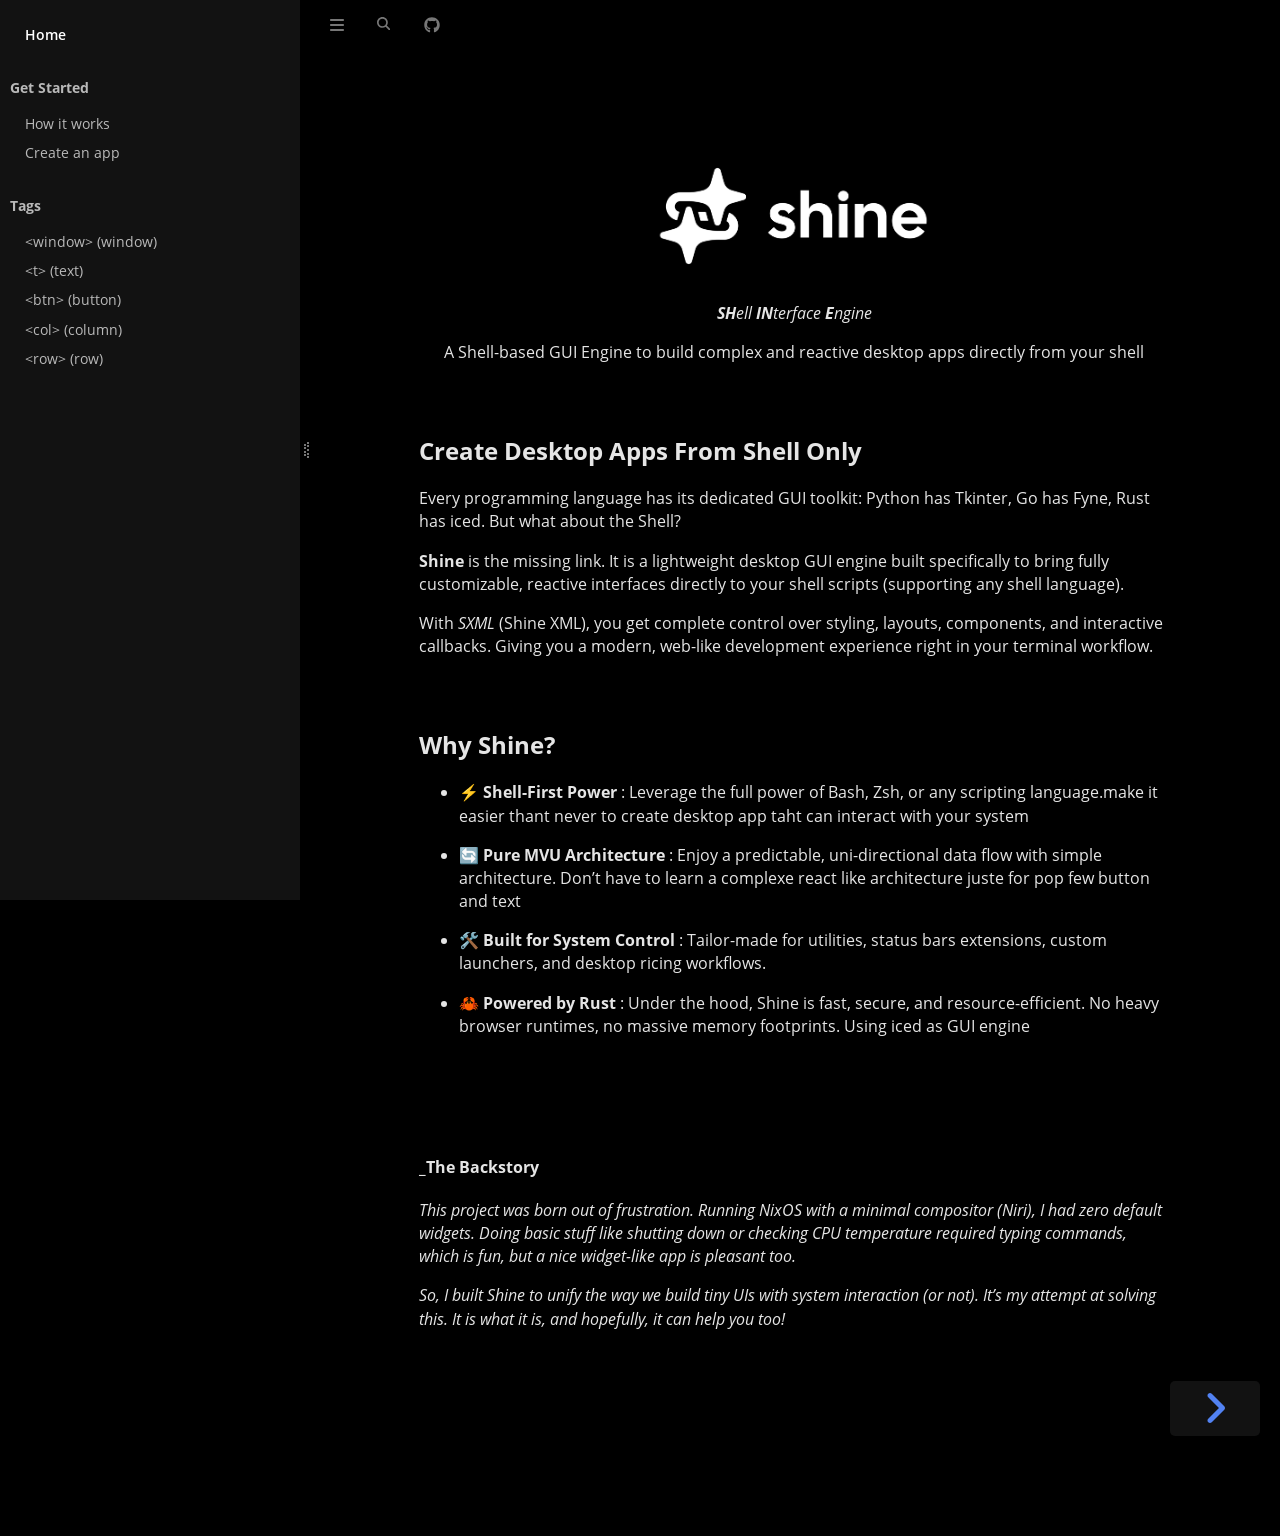
<file: index.html>
<!DOCTYPE HTML>
<html lang="en" class="coal sidebar-visible" dir="ltr">
    <head>
        <!-- Book generated using mdBook -->
        <meta charset="UTF-8">
        <title>Home - shine</title>


        <!-- Custom HTML head -->

        <meta name="description" content="">
        <meta name="viewport" content="width=device-width, initial-scale=1">
        <meta name="theme-color" content="#ffffff">

        <link rel="icon" href="favicon-de23e50b.svg">
        <link rel="shortcut icon" href="favicon-8114d1fc.png">
        <link rel="stylesheet" href="css/variables-8adf115d.css">
        <link rel="stylesheet" href="css/general-0392ca55.css">
        <link rel="stylesheet" href="css/chrome-fc474251.css">
        <link rel="stylesheet" href="css/print-9e4910d8.css" media="print">

        <!-- Fonts -->
        <link rel="stylesheet" href="fonts/fonts-9644e21d.css">

        <!-- Highlight.js Stylesheets -->
        <link rel="stylesheet" id="mdbook-highlight-css" href="highlight-493f70e1.css">
        <link rel="stylesheet" id="mdbook-tomorrow-night-css" href="tomorrow-night-4c0ae647.css">
        <link rel="stylesheet" id="mdbook-ayu-highlight-css" href="ayu-highlight-3fdfc3ac.css">

        <!-- Custom theme stylesheets -->
        <link rel="stylesheet" href="theme/custom-7f807031.css">


        <!-- Provide site root and default themes to javascript -->
        <script>
            const path_to_root = "";
            const default_light_theme = "coal";
            const default_dark_theme = "coal";
            window.path_to_searchindex_js = "searchindex-d00e0390.js";
        </script>
        <!-- Start loading toc.js asap -->
        <script src="toc-5e07fb38.js"></script>
    </head>
    <body>
    <div id="mdbook-help-container">
        <div id="mdbook-help-popup">
            <h2 class="mdbook-help-title">Keyboard shortcuts</h2>
            <div>
                <p>Press <kbd>←</kbd> or <kbd>→</kbd> to navigate between chapters</p>
                <p>Press <kbd>S</kbd> or <kbd>/</kbd> to search in the book</p>
                <p>Press <kbd>?</kbd> to show this help</p>
                <p>Press <kbd>Esc</kbd> to hide this help</p>
            </div>
        </div>
    </div>
    <div id="mdbook-body-container">
        <!-- Work around some values being stored in localStorage wrapped in quotes -->
        <script>
            try {
                let theme = localStorage.getItem('mdbook-theme');
                let sidebar = localStorage.getItem('mdbook-sidebar');

                if (theme.startsWith('"') && theme.endsWith('"')) {
                    localStorage.setItem('mdbook-theme', theme.slice(1, theme.length - 1));
                }

                if (sidebar.startsWith('"') && sidebar.endsWith('"')) {
                    localStorage.setItem('mdbook-sidebar', sidebar.slice(1, sidebar.length - 1));
                }
            } catch (e) { }
        </script>

        <!-- Set the theme before any content is loaded, prevents flash -->
        <script>
            const default_theme = window.matchMedia("(prefers-color-scheme: dark)").matches ? default_dark_theme : default_light_theme;
            let theme;
            try { theme = localStorage.getItem('mdbook-theme'); } catch(e) { }
            if (theme === null || theme === undefined) { theme = default_theme; }
            const html = document.documentElement;
            html.classList.remove('coal')
            html.classList.add(theme);
            html.classList.add("js");
        </script>

        <input type="checkbox" id="mdbook-sidebar-toggle-anchor" class="hidden">

        <!-- Hide / unhide sidebar before it is displayed -->
        <script>
            let sidebar = null;
            const sidebar_toggle = document.getElementById("mdbook-sidebar-toggle-anchor");
            if (document.body.clientWidth >= 1080) {
                try { sidebar = localStorage.getItem('mdbook-sidebar'); } catch(e) { }
                sidebar = sidebar || 'visible';
            } else {
                sidebar = 'hidden';
                sidebar_toggle.checked = false;
            }
            if (sidebar === 'visible') {
                sidebar_toggle.checked = true;
            } else {
                html.classList.remove('sidebar-visible');
            }
        </script>

        <nav id="mdbook-sidebar" class="sidebar" aria-label="Table of contents">
            <!-- populated by js -->
            <mdbook-sidebar-scrollbox class="sidebar-scrollbox"></mdbook-sidebar-scrollbox>
            <noscript>
                <iframe class="sidebar-iframe-outer" src="toc.html"></iframe>
            </noscript>
            <div id="mdbook-sidebar-resize-handle" class="sidebar-resize-handle">
                <div class="sidebar-resize-indicator"></div>
            </div>
        </nav>

        <div id="mdbook-page-wrapper" class="page-wrapper">

            <div class="page">
                <div id="mdbook-menu-bar-hover-placeholder"></div>
                <div id="mdbook-menu-bar" class="menu-bar sticky">
                    <div class="left-buttons">
                        <label id="mdbook-sidebar-toggle" class="icon-button" for="mdbook-sidebar-toggle-anchor" title="Toggle Table of Contents" aria-label="Toggle Table of Contents" aria-controls="mdbook-sidebar">
                            <span class=fa-svg><svg xmlns="http://www.w3.org/2000/svg" viewBox="0 0 448 512"><!--! Font Awesome Free 6.2.0 by @fontawesome - https://fontawesome.com License - https://fontawesome.com/license/free (Icons: CC BY 4.0, Fonts: SIL OFL 1.1, Code: MIT License) Copyright 2022 Fonticons, Inc. --><path d="M0 96C0 78.3 14.3 64 32 64H416c17.7 0 32 14.3 32 32s-14.3 32-32 32H32C14.3 128 0 113.7 0 96zM0 256c0-17.7 14.3-32 32-32H416c17.7 0 32 14.3 32 32s-14.3 32-32 32H32c-17.7 0-32-14.3-32-32zM448 416c0 17.7-14.3 32-32 32H32c-17.7 0-32-14.3-32-32s14.3-32 32-32H416c17.7 0 32 14.3 32 32z"/></svg></span>
                        </label>
                        <button id="mdbook-theme-toggle" class="icon-button" type="button" title="Change theme" aria-label="Change theme" aria-haspopup="true" aria-expanded="false" aria-controls="mdbook-theme-list">
                            <span class=fa-svg><svg xmlns="http://www.w3.org/2000/svg" viewBox="0 0 576 512"><!--! Font Awesome Free 6.2.0 by @fontawesome - https://fontawesome.com License - https://fontawesome.com/license/free (Icons: CC BY 4.0, Fonts: SIL OFL 1.1, Code: MIT License) Copyright 2022 Fonticons, Inc. --><path d="M371.3 367.1c27.3-3.9 51.9-19.4 67.2-42.9L600.2 74.1c12.6-19.5 9.4-45.3-7.6-61.2S549.7-4.4 531.1 9.6L294.4 187.2c-24 18-38.2 46.1-38.4 76.1L371.3 367.1zm-19.6 25.4l-116-104.4C175.9 290.3 128 339.6 128 400c0 3.9 .2 7.8 .6 11.6c1.8 17.5-10.2 36.4-27.8 36.4H96c-17.7 0-32 14.3-32 32s14.3 32 32 32H240c61.9 0 112-50.1 112-112c0-2.5-.1-5-.2-7.5z"/></svg></span>
                        </button>
                        <ul id="mdbook-theme-list" class="theme-popup" aria-label="Themes" role="menu">
                            <li role="none"><button role="menuitem" class="theme" id="mdbook-theme-default_theme">Auto</button></li>
                            <li role="none"><button role="menuitem" class="theme" id="mdbook-theme-light">Light</button></li>
                            <li role="none"><button role="menuitem" class="theme" id="mdbook-theme-rust">Rust</button></li>
                            <li role="none"><button role="menuitem" class="theme" id="mdbook-theme-coal">Coal</button></li>
                            <li role="none"><button role="menuitem" class="theme" id="mdbook-theme-navy">Navy</button></li>
                            <li role="none"><button role="menuitem" class="theme" id="mdbook-theme-ayu">Ayu</button></li>
                        </ul>
                        <button id="mdbook-search-toggle" class="icon-button" type="button" title="Search (`/`)" aria-label="Toggle Searchbar" aria-expanded="false" aria-keyshortcuts="/ s" aria-controls="mdbook-searchbar">
                            <span class=fa-svg><svg xmlns="http://www.w3.org/2000/svg" viewBox="0 0 512 512"><!--! Font Awesome Free 6.2.0 by @fontawesome - https://fontawesome.com License - https://fontawesome.com/license/free (Icons: CC BY 4.0, Fonts: SIL OFL 1.1, Code: MIT License) Copyright 2022 Fonticons, Inc. --><path d="M416 208c0 45.9-14.9 88.3-40 122.7L502.6 457.4c12.5 12.5 12.5 32.8 0 45.3s-32.8 12.5-45.3 0L330.7 376c-34.4 25.2-76.8 40-122.7 40C93.1 416 0 322.9 0 208S93.1 0 208 0S416 93.1 416 208zM208 352c79.5 0 144-64.5 144-144s-64.5-144-144-144S64 128.5 64 208s64.5 144 144 144z"/></svg></span>
                        </button>
                    </div>

                    <h1 class="menu-title">shine</h1>

                    <div class="right-buttons">
                        <a href="print.html" title="Print this book" aria-label="Print this book">
                            <span class=fa-svg id="print-button"><svg xmlns="http://www.w3.org/2000/svg" viewBox="0 0 512 512"><!--! Font Awesome Free 6.2.0 by @fontawesome - https://fontawesome.com License - https://fontawesome.com/license/free (Icons: CC BY 4.0, Fonts: SIL OFL 1.1, Code: MIT License) Copyright 2022 Fonticons, Inc. --><path d="M128 0C92.7 0 64 28.7 64 64v96h64V64H354.7L384 93.3V160h64V93.3c0-17-6.7-33.3-18.7-45.3L400 18.7C388 6.7 371.7 0 354.7 0H128zM384 352v32 64H128V384 368 352H384zm64 32h32c17.7 0 32-14.3 32-32V256c0-35.3-28.7-64-64-64H64c-35.3 0-64 28.7-64 64v96c0 17.7 14.3 32 32 32H64v64c0 35.3 28.7 64 64 64H384c35.3 0 64-28.7 64-64V384zm-16-88c-13.3 0-24-10.7-24-24s10.7-24 24-24s24 10.7 24 24s-10.7 24-24 24z"/></svg></span>
                        </a>
                        <a href="https://github.com/eloi-menaud/shine" title="Git repository" aria-label="Git repository">
                            <span class=fa-svg><svg xmlns="http://www.w3.org/2000/svg" viewBox="0 0 496 512"><!--! Font Awesome Free 6.2.0 by @fontawesome - https://fontawesome.com License - https://fontawesome.com/license/free (Icons: CC BY 4.0, Fonts: SIL OFL 1.1, Code: MIT License) Copyright 2022 Fonticons, Inc. --><path d="M165.9 397.4c0 2-2.3 3.6-5.2 3.6-3.3.3-5.6-1.3-5.6-3.6 0-2 2.3-3.6 5.2-3.6 3-.3 5.6 1.3 5.6 3.6zm-31.1-4.5c-.7 2 1.3 4.3 4.3 4.9 2.6 1 5.6 0 6.2-2s-1.3-4.3-4.3-5.2c-2.6-.7-5.5.3-6.2 2.3zm44.2-1.7c-2.9.7-4.9 2.6-4.6 4.9.3 2 2.9 3.3 5.9 2.6 2.9-.7 4.9-2.6 4.6-4.6-.3-1.9-3-3.2-5.9-2.9zM244.8 8C106.1 8 0 113.3 0 252c0 110.9 69.8 205.8 169.5 239.2 12.8 2.3 17.3-5.6 17.3-12.1 0-6.2-.3-40.4-.3-61.4 0 0-70 15-84.7-29.8 0 0-11.4-29.1-27.8-36.6 0 0-22.9-15.7 1.6-15.4 0 0 24.9 2 38.6 25.8 21.9 38.6 58.6 27.5 72.9 20.9 2.3-16 8.8-27.1 16-33.7-55.9-6.2-112.3-14.3-112.3-110.5 0-27.5 7.6-41.3 23.6-58.9-2.6-6.5-11.1-33.3 2.6-67.9 20.9-6.5 69 27 69 27 20-5.6 41.5-8.5 62.8-8.5s42.8 2.9 62.8 8.5c0 0 48.1-33.6 69-27 13.7 34.7 5.2 61.4 2.6 67.9 16 17.7 25.8 31.5 25.8 58.9 0 96.5-58.9 104.2-114.8 110.5 9.2 7.9 17 22.9 17 46.4 0 33.7-.3 75.4-.3 83.6 0 6.5 4.6 14.4 17.3 12.1C428.2 457.8 496 362.9 496 252 496 113.3 383.5 8 244.8 8zM97.2 352.9c-1.3 1-1 3.3.7 5.2 1.6 1.6 3.9 2.3 5.2 1 1.3-1 1-3.3-.7-5.2-1.6-1.6-3.9-2.3-5.2-1zm-10.8-8.1c-.7 1.3.3 2.9 2.3 3.9 1.6 1 3.6.7 4.3-.7.7-1.3-.3-2.9-2.3-3.9-2-.6-3.6-.3-4.3.7zm32.4 35.6c-1.6 1.3-1 4.3 1.3 6.2 2.3 2.3 5.2 2.6 6.5 1 1.3-1.3.7-4.3-1.3-6.2-2.2-2.3-5.2-2.6-6.5-1zm-11.4-14.7c-1.6 1-1.6 3.6 0 5.9 1.6 2.3 4.3 3.3 5.6 2.3 1.6-1.3 1.6-3.9 0-6.2-1.4-2.3-4-3.3-5.6-2z"/></svg></span>
                        </a>

                    </div>
                </div>

                <div id="mdbook-search-wrapper" class="hidden">
                    <form id="mdbook-searchbar-outer" class="searchbar-outer">
                        <div class="search-wrapper">
                            <input type="search" id="mdbook-searchbar" name="searchbar" placeholder="Search this book ..." aria-controls="mdbook-searchresults-outer" aria-describedby="searchresults-header">
                            <div class="spinner-wrapper">
                                <span class=fa-svg id="fa-spin"><svg xmlns="http://www.w3.org/2000/svg" viewBox="0 0 512 512"><!--! Font Awesome Free 6.2.0 by @fontawesome - https://fontawesome.com License - https://fontawesome.com/license/free (Icons: CC BY 4.0, Fonts: SIL OFL 1.1, Code: MIT License) Copyright 2022 Fonticons, Inc. --><path d="M304 48c0-26.5-21.5-48-48-48s-48 21.5-48 48s21.5 48 48 48s48-21.5 48-48zm0 416c0-26.5-21.5-48-48-48s-48 21.5-48 48s21.5 48 48 48s48-21.5 48-48zM48 304c26.5 0 48-21.5 48-48s-21.5-48-48-48s-48 21.5-48 48s21.5 48 48 48zm464-48c0-26.5-21.5-48-48-48s-48 21.5-48 48s21.5 48 48 48s48-21.5 48-48zM142.9 437c18.7-18.7 18.7-49.1 0-67.9s-49.1-18.7-67.9 0s-18.7 49.1 0 67.9s49.1 18.7 67.9 0zm0-294.2c18.7-18.7 18.7-49.1 0-67.9S93.7 56.2 75 75s-18.7 49.1 0 67.9s49.1 18.7 67.9 0zM369.1 437c18.7 18.7 49.1 18.7 67.9 0s18.7-49.1 0-67.9s-49.1-18.7-67.9 0s-18.7 49.1 0 67.9z"/></svg></span>
                            </div>
                        </div>
                    </form>
                    <div id="mdbook-searchresults-outer" class="searchresults-outer hidden">
                        <div id="mdbook-searchresults-header" class="searchresults-header"></div>
                        <ul id="mdbook-searchresults">
                        </ul>
                    </div>
                </div>

                <!-- Apply ARIA attributes after the sidebar and the sidebar toggle button are added to the DOM -->
                <script>
                    document.getElementById('mdbook-sidebar-toggle').setAttribute('aria-expanded', sidebar === 'visible');
                    document.getElementById('mdbook-sidebar').setAttribute('aria-hidden', sidebar !== 'visible');
                    Array.from(document.querySelectorAll('#mdbook-sidebar a')).forEach(function(link) {
                        link.setAttribute('tabIndex', sidebar === 'visible' ? 0 : -1);
                    });
                </script>

                <div id="mdbook-content" class="content">
                    <main>
                        <div align="center" style="padding-top:10rem">
<img src="./rsc/shine_banner_dark.png" height="130em">
<p><i><b>SH</b>ell <b>IN</b>terface <b>E</b>ngine</i></p>
<p>A Shell-based GUI Engine to build complex and reactive desktop apps directly from your shell</p>

</div>

<h2 id="create-desktop-apps-from-shell-only"><a class="header" href="#create-desktop-apps-from-shell-only">Create Desktop Apps From Shell Only</a></h2>
<p>Every programming language has its dedicated GUI toolkit: Python has Tkinter, Go has Fyne, Rust has iced. But what about the Shell?</p>
<p><strong>Shine</strong> is the missing link. It is a lightweight desktop GUI engine built specifically to bring fully customizable, reactive interfaces directly to your shell scripts (supporting any shell language).</p>
<p>With <em>SXML</em> (Shine XML), you get complete control over styling, layouts, components, and interactive callbacks. Giving you a modern, web-like development experience right in your terminal workflow.</p>
<h2 id="why-shine"><a class="header" href="#why-shine">Why Shine?</a></h2>
<ul>
<li>
<p>⚡ <strong>Shell-First Power</strong> : Leverage the full power of Bash, Zsh, or any scripting language.make it easier thant never to create desktop app taht can interact with your system</p>
</li>
<li>
<p>🔄 <strong>Pure MVU Architecture</strong> : Enjoy a predictable, uni-directional data flow with simple architecture. Don’t have to learn a complexe react like architecture juste for pop few button and text</p>
</li>
<li>
<p>🛠️ <strong>Built for System Control</strong> : Tailor-made for utilities, status bars extensions, custom launchers, and desktop ricing workflows.</p>
</li>
<li>
<p>🦀 <strong>Powered by Rust</strong> : Under the hood, Shine is fast, secure, and resource-efficient. No heavy browser runtimes, no massive memory footprints. Using iced as GUI engine</p>
</li>
</ul>
<p><br> <br> <br></p>
<h4 id="_the-backstory"><a class="header" href="#_the-backstory">_The Backstory</a></h4>
<p><em>This project was born out of frustration.
Running NixOS with a minimal compositor (Niri), I had zero default widgets.
Doing basic stuff like shutting down or checking CPU temperature required typing commands, which is fun, but a nice widget-like app is pleasant too.</em></p>
<p><em>So, I built Shine to unify the way we build tiny UIs with system interaction (or not). It’s my attempt at solving this. It is what it is, and hopefully, it can help you too!</em></p>

                    </main>

                    <nav class="nav-wrapper" aria-label="Page navigation">
                        <!-- Mobile navigation buttons -->

                            <a rel="next prefetch" href="how_it_works.html" class="mobile-nav-chapters next" title="Next chapter" aria-label="Next chapter" aria-keyshortcuts="Right">
                                <span class=fa-svg><svg xmlns="http://www.w3.org/2000/svg" viewBox="0 0 320 512"><!--! Font Awesome Free 6.2.0 by @fontawesome - https://fontawesome.com License - https://fontawesome.com/license/free (Icons: CC BY 4.0, Fonts: SIL OFL 1.1, Code: MIT License) Copyright 2022 Fonticons, Inc. --><path d="M278.6 233.4c12.5 12.5 12.5 32.8 0 45.3l-160 160c-12.5 12.5-32.8 12.5-45.3 0s-12.5-32.8 0-45.3L210.7 256 73.4 118.6c-12.5-12.5-12.5-32.8 0-45.3s32.8-12.5 45.3 0l160 160z"/></svg></span>
                            </a>

                        <div style="clear: both"></div>
                    </nav>
                </div>
            </div>

            <nav class="nav-wide-wrapper" aria-label="Page navigation">

                    <a rel="next prefetch" href="how_it_works.html" class="nav-chapters next" title="Next chapter" aria-label="Next chapter" aria-keyshortcuts="Right">
                        <span class=fa-svg><svg xmlns="http://www.w3.org/2000/svg" viewBox="0 0 320 512"><!--! Font Awesome Free 6.2.0 by @fontawesome - https://fontawesome.com License - https://fontawesome.com/license/free (Icons: CC BY 4.0, Fonts: SIL OFL 1.1, Code: MIT License) Copyright 2022 Fonticons, Inc. --><path d="M278.6 233.4c12.5 12.5 12.5 32.8 0 45.3l-160 160c-12.5 12.5-32.8 12.5-45.3 0s-12.5-32.8 0-45.3L210.7 256 73.4 118.6c-12.5-12.5-12.5-32.8 0-45.3s32.8-12.5 45.3 0l160 160z"/></svg></span>
                    </a>
            </nav>

        </div>

        <template id=fa-eye><span class=fa-svg><svg xmlns="http://www.w3.org/2000/svg" viewBox="0 0 576 512"><!--! Font Awesome Free 6.2.0 by @fontawesome - https://fontawesome.com License - https://fontawesome.com/license/free (Icons: CC BY 4.0, Fonts: SIL OFL 1.1, Code: MIT License) Copyright 2022 Fonticons, Inc. --><path d="M288 32c-80.8 0-145.5 36.8-192.6 80.6C48.6 156 17.3 208 2.5 243.7c-3.3 7.9-3.3 16.7 0 24.6C17.3 304 48.6 356 95.4 399.4C142.5 443.2 207.2 480 288 480s145.5-36.8 192.6-80.6c46.8-43.5 78.1-95.4 93-131.1c3.3-7.9 3.3-16.7 0-24.6c-14.9-35.7-46.2-87.7-93-131.1C433.5 68.8 368.8 32 288 32zM432 256c0 79.5-64.5 144-144 144s-144-64.5-144-144s64.5-144 144-144s144 64.5 144 144zM288 192c0 35.3-28.7 64-64 64c-11.5 0-22.3-3-31.6-8.4c-.2 2.8-.4 5.5-.4 8.4c0 53 43 96 96 96s96-43 96-96s-43-96-96-96c-2.8 0-5.6 .1-8.4 .4c5.3 9.3 8.4 20.1 8.4 31.6z"/></svg></span></template>
        <template id=fa-eye-slash><span class=fa-svg><svg xmlns="http://www.w3.org/2000/svg" viewBox="0 0 640 512"><!--! Font Awesome Free 6.2.0 by @fontawesome - https://fontawesome.com License - https://fontawesome.com/license/free (Icons: CC BY 4.0, Fonts: SIL OFL 1.1, Code: MIT License) Copyright 2022 Fonticons, Inc. --><path d="M38.8 5.1C28.4-3.1 13.3-1.2 5.1 9.2S-1.2 34.7 9.2 42.9l592 464c10.4 8.2 25.5 6.3 33.7-4.1s6.3-25.5-4.1-33.7L525.6 386.7c39.6-40.6 66.4-86.1 79.9-118.4c3.3-7.9 3.3-16.7 0-24.6c-14.9-35.7-46.2-87.7-93-131.1C465.5 68.8 400.8 32 320 32c-68.2 0-125 26.3-169.3 60.8L38.8 5.1zM223.1 149.5C248.6 126.2 282.7 112 320 112c79.5 0 144 64.5 144 144c0 24.9-6.3 48.3-17.4 68.7L408 294.5c5.2-11.8 8-24.8 8-38.5c0-53-43-96-96-96c-2.8 0-5.6 .1-8.4 .4c5.3 9.3 8.4 20.1 8.4 31.6c0 10.2-2.4 19.8-6.6 28.3l-90.3-70.8zm223.1 298L373 389.9c-16.4 6.5-34.3 10.1-53 10.1c-79.5 0-144-64.5-144-144c0-6.9 .5-13.6 1.4-20.2L83.1 161.5C60.3 191.2 44 220.8 34.5 243.7c-3.3 7.9-3.3 16.7 0 24.6c14.9 35.7 46.2 87.7 93 131.1C174.5 443.2 239.2 480 320 480c47.8 0 89.9-12.9 126.2-32.5z"/></svg></span></template>
        <template id=fa-copy><span class=fa-svg><svg xmlns="http://www.w3.org/2000/svg" viewBox="0 0 512 512"><!--! Font Awesome Free 6.2.0 by @fontawesome - https://fontawesome.com License - https://fontawesome.com/license/free (Icons: CC BY 4.0, Fonts: SIL OFL 1.1, Code: MIT License) Copyright 2022 Fonticons, Inc. --><path d="M502.6 70.63l-61.25-61.25C435.4 3.371 427.2 0 418.7 0H255.1c-35.35 0-64 28.66-64 64l.0195 256C192 355.4 220.7 384 256 384h192c35.2 0 64-28.8 64-64V93.25C512 84.77 508.6 76.63 502.6 70.63zM464 320c0 8.836-7.164 16-16 16H255.1c-8.838 0-16-7.164-16-16L239.1 64.13c0-8.836 7.164-16 16-16h128L384 96c0 17.67 14.33 32 32 32h47.1V320zM272 448c0 8.836-7.164 16-16 16H63.1c-8.838 0-16-7.164-16-16L47.98 192.1c0-8.836 7.164-16 16-16H160V128H63.99c-35.35 0-64 28.65-64 64l.0098 256C.002 483.3 28.66 512 64 512h192c35.2 0 64-28.8 64-64v-32h-47.1L272 448z"/></svg></span></template>
        <template id=fa-play><span class=fa-svg><svg xmlns="http://www.w3.org/2000/svg" viewBox="0 0 384 512"><!--! Font Awesome Free 6.2.0 by @fontawesome - https://fontawesome.com License - https://fontawesome.com/license/free (Icons: CC BY 4.0, Fonts: SIL OFL 1.1, Code: MIT License) Copyright 2022 Fonticons, Inc. --><path d="M73 39c-14.8-9.1-33.4-9.4-48.5-.9S0 62.6 0 80V432c0 17.4 9.4 33.4 24.5 41.9s33.7 8.1 48.5-.9L361 297c14.3-8.7 23-24.2 23-41s-8.7-32.2-23-41L73 39z"/></svg></span></template>
        <template id=fa-clock-rotate-left><span class=fa-svg><svg xmlns="http://www.w3.org/2000/svg" viewBox="0 0 512 512"><!--! Font Awesome Free 6.2.0 by @fontawesome - https://fontawesome.com License - https://fontawesome.com/license/free (Icons: CC BY 4.0, Fonts: SIL OFL 1.1, Code: MIT License) Copyright 2022 Fonticons, Inc. --><path d="M75 75L41 41C25.9 25.9 0 36.6 0 57.9V168c0 13.3 10.7 24 24 24H134.1c21.4 0 32.1-25.9 17-41l-30.8-30.8C155 85.5 203 64 256 64c106 0 192 86 192 192s-86 192-192 192c-40.8 0-78.6-12.7-109.7-34.4c-14.5-10.1-34.4-6.6-44.6 7.9s-6.6 34.4 7.9 44.6C151.2 495 201.7 512 256 512c141.4 0 256-114.6 256-256S397.4 0 256 0C185.3 0 121.3 28.7 75 75zm181 53c-13.3 0-24 10.7-24 24V256c0 6.4 2.5 12.5 7 17l72 72c9.4 9.4 24.6 9.4 33.9 0s9.4-24.6 0-33.9l-65-65V152c0-13.3-10.7-24-24-24z"/></svg></span></template>



        <script>
            window.playground_copyable = true;
        </script>


        <script src="elasticlunr-ef4e11c1.min.js"></script>
        <script src="mark-09e88c2c.min.js"></script>
        <script src="searcher-09f2665d.js"></script>

        <script src="clipboard-1626706a.min.js"></script>
        <script src="highlight-abc7f01d.js"></script>
        <script src="book-c22b7243.js"></script>

        <!-- Custom JS scripts -->



    </div>
    </body>
</html>
</file>
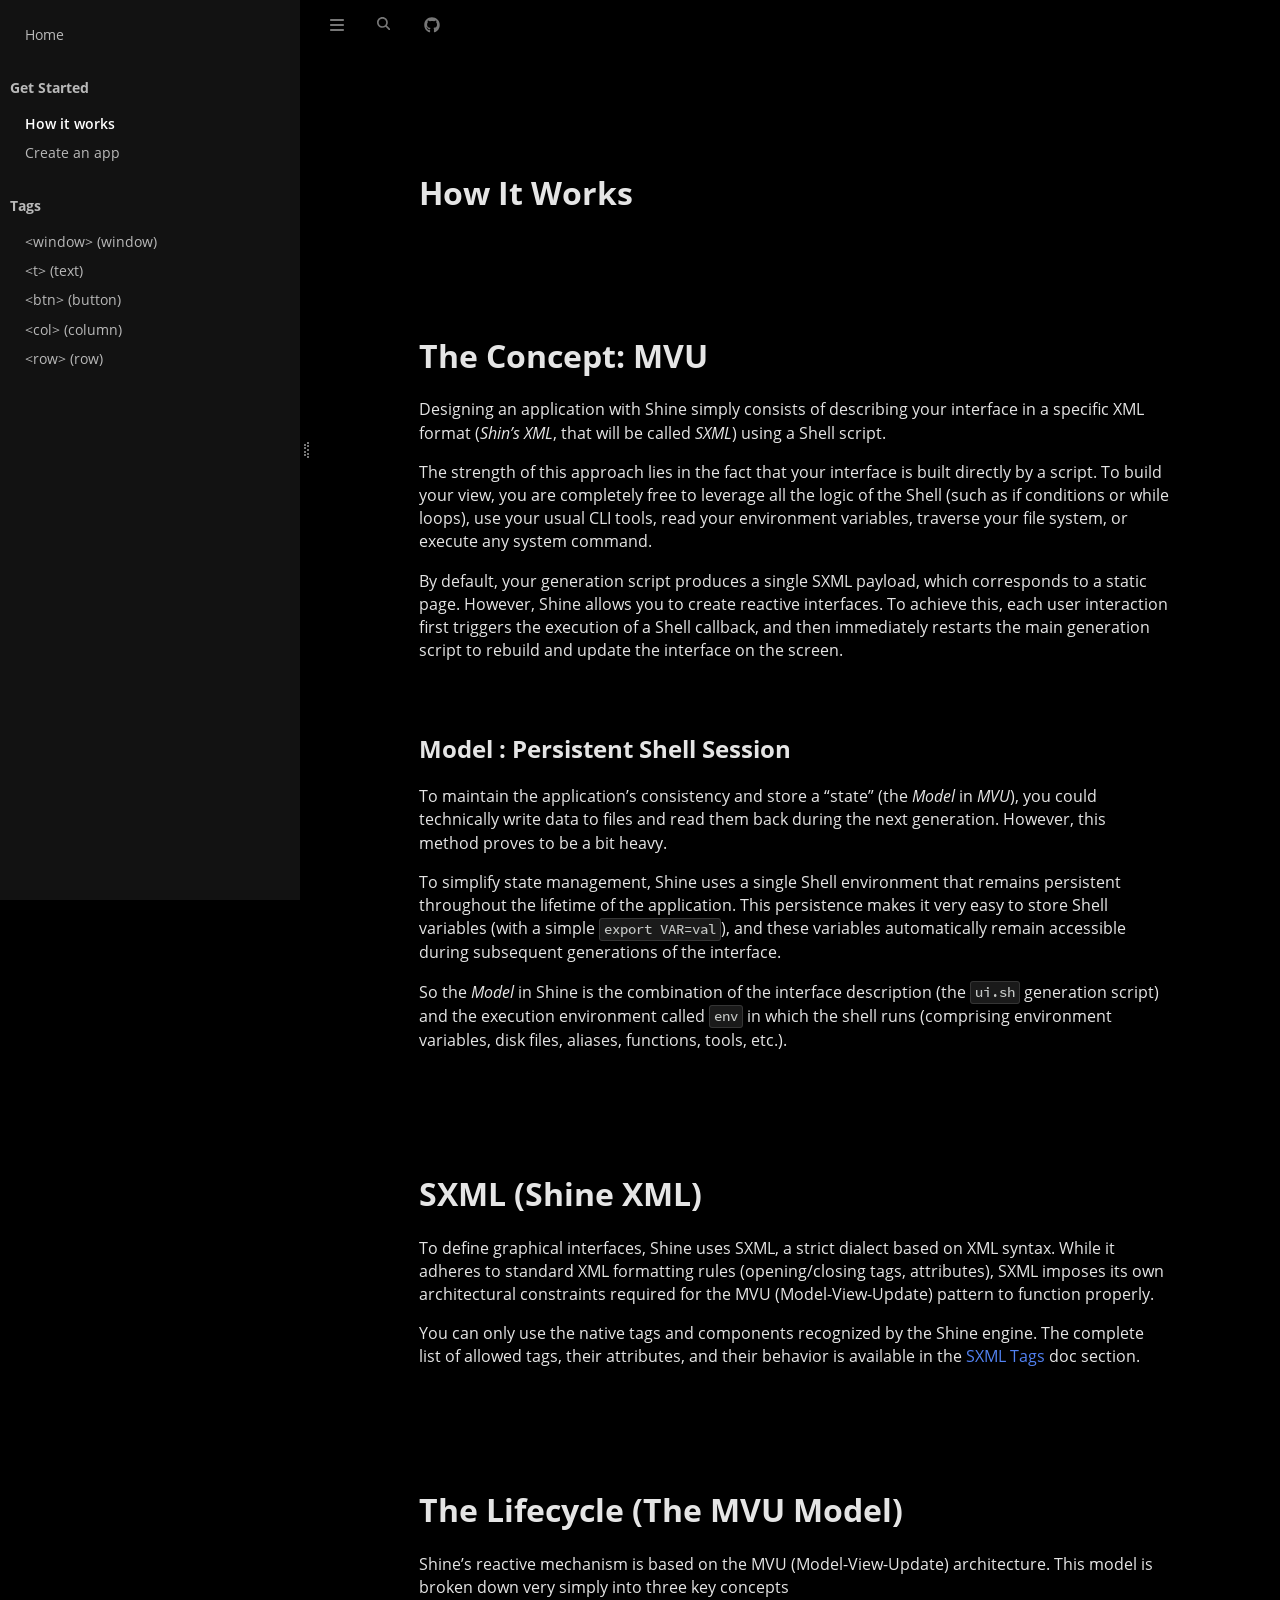
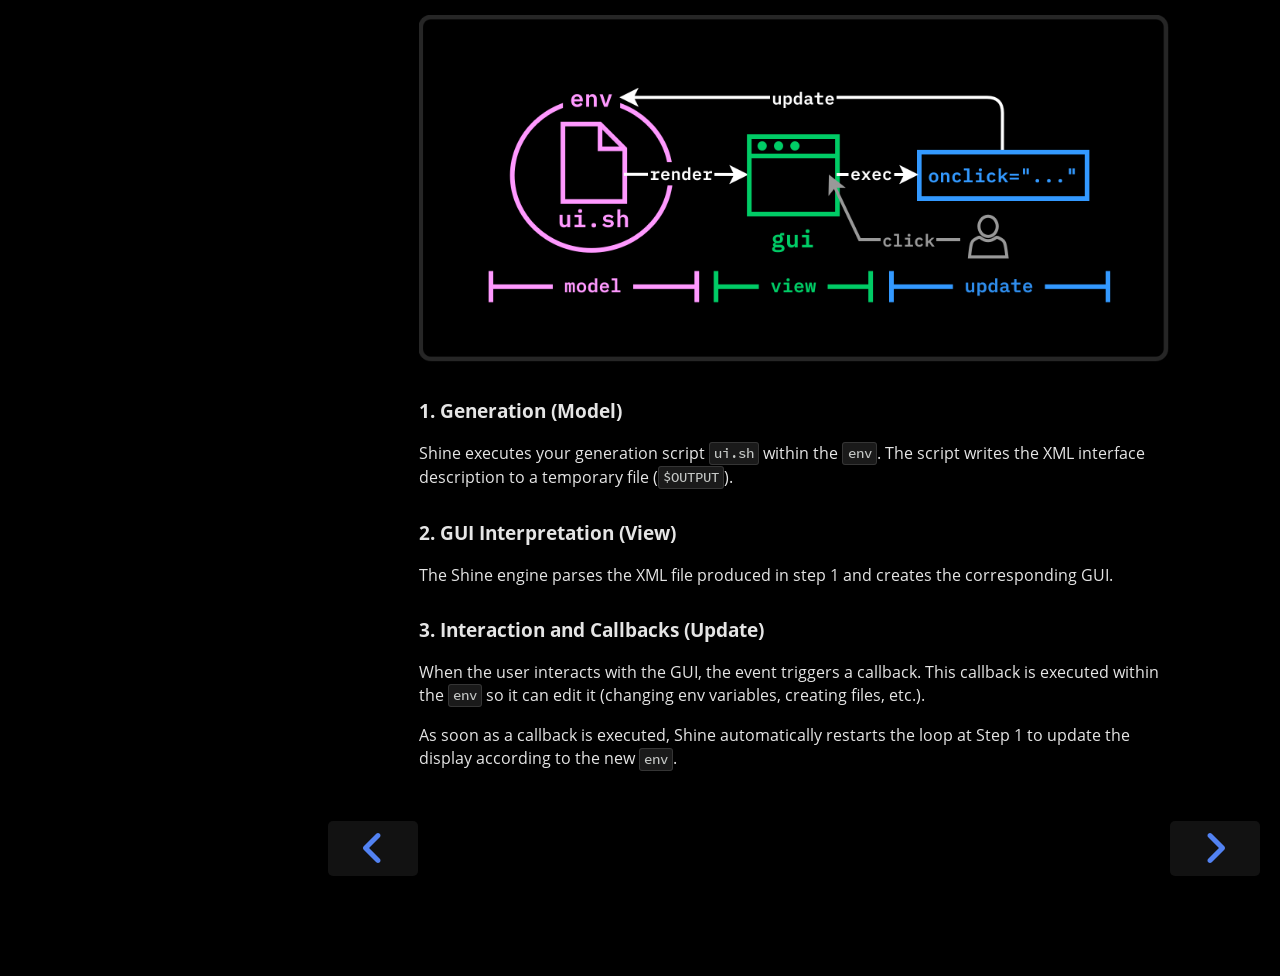
<file: how_it_works.html>
<!DOCTYPE HTML>
<html lang="en" class="coal sidebar-visible" dir="ltr">
    <head>
        <!-- Book generated using mdBook -->
        <meta charset="UTF-8">
        <title>How it works - shine</title>


        <!-- Custom HTML head -->

        <meta name="description" content="">
        <meta name="viewport" content="width=device-width, initial-scale=1">
        <meta name="theme-color" content="#ffffff">

        <link rel="icon" href="favicon-de23e50b.svg">
        <link rel="shortcut icon" href="favicon-8114d1fc.png">
        <link rel="stylesheet" href="css/variables-8adf115d.css">
        <link rel="stylesheet" href="css/general-0392ca55.css">
        <link rel="stylesheet" href="css/chrome-fc474251.css">
        <link rel="stylesheet" href="css/print-9e4910d8.css" media="print">

        <!-- Fonts -->
        <link rel="stylesheet" href="fonts/fonts-9644e21d.css">

        <!-- Highlight.js Stylesheets -->
        <link rel="stylesheet" id="mdbook-highlight-css" href="highlight-493f70e1.css">
        <link rel="stylesheet" id="mdbook-tomorrow-night-css" href="tomorrow-night-4c0ae647.css">
        <link rel="stylesheet" id="mdbook-ayu-highlight-css" href="ayu-highlight-3fdfc3ac.css">

        <!-- Custom theme stylesheets -->
        <link rel="stylesheet" href="theme/custom-7f807031.css">


        <!-- Provide site root and default themes to javascript -->
        <script>
            const path_to_root = "";
            const default_light_theme = "coal";
            const default_dark_theme = "coal";
            window.path_to_searchindex_js = "searchindex-d00e0390.js";
        </script>
        <!-- Start loading toc.js asap -->
        <script src="toc-5e07fb38.js"></script>
    </head>
    <body>
    <div id="mdbook-help-container">
        <div id="mdbook-help-popup">
            <h2 class="mdbook-help-title">Keyboard shortcuts</h2>
            <div>
                <p>Press <kbd>←</kbd> or <kbd>→</kbd> to navigate between chapters</p>
                <p>Press <kbd>S</kbd> or <kbd>/</kbd> to search in the book</p>
                <p>Press <kbd>?</kbd> to show this help</p>
                <p>Press <kbd>Esc</kbd> to hide this help</p>
            </div>
        </div>
    </div>
    <div id="mdbook-body-container">
        <!-- Work around some values being stored in localStorage wrapped in quotes -->
        <script>
            try {
                let theme = localStorage.getItem('mdbook-theme');
                let sidebar = localStorage.getItem('mdbook-sidebar');

                if (theme.startsWith('"') && theme.endsWith('"')) {
                    localStorage.setItem('mdbook-theme', theme.slice(1, theme.length - 1));
                }

                if (sidebar.startsWith('"') && sidebar.endsWith('"')) {
                    localStorage.setItem('mdbook-sidebar', sidebar.slice(1, sidebar.length - 1));
                }
            } catch (e) { }
        </script>

        <!-- Set the theme before any content is loaded, prevents flash -->
        <script>
            const default_theme = window.matchMedia("(prefers-color-scheme: dark)").matches ? default_dark_theme : default_light_theme;
            let theme;
            try { theme = localStorage.getItem('mdbook-theme'); } catch(e) { }
            if (theme === null || theme === undefined) { theme = default_theme; }
            const html = document.documentElement;
            html.classList.remove('coal')
            html.classList.add(theme);
            html.classList.add("js");
        </script>

        <input type="checkbox" id="mdbook-sidebar-toggle-anchor" class="hidden">

        <!-- Hide / unhide sidebar before it is displayed -->
        <script>
            let sidebar = null;
            const sidebar_toggle = document.getElementById("mdbook-sidebar-toggle-anchor");
            if (document.body.clientWidth >= 1080) {
                try { sidebar = localStorage.getItem('mdbook-sidebar'); } catch(e) { }
                sidebar = sidebar || 'visible';
            } else {
                sidebar = 'hidden';
                sidebar_toggle.checked = false;
            }
            if (sidebar === 'visible') {
                sidebar_toggle.checked = true;
            } else {
                html.classList.remove('sidebar-visible');
            }
        </script>

        <nav id="mdbook-sidebar" class="sidebar" aria-label="Table of contents">
            <!-- populated by js -->
            <mdbook-sidebar-scrollbox class="sidebar-scrollbox"></mdbook-sidebar-scrollbox>
            <noscript>
                <iframe class="sidebar-iframe-outer" src="toc.html"></iframe>
            </noscript>
            <div id="mdbook-sidebar-resize-handle" class="sidebar-resize-handle">
                <div class="sidebar-resize-indicator"></div>
            </div>
        </nav>

        <div id="mdbook-page-wrapper" class="page-wrapper">

            <div class="page">
                <div id="mdbook-menu-bar-hover-placeholder"></div>
                <div id="mdbook-menu-bar" class="menu-bar sticky">
                    <div class="left-buttons">
                        <label id="mdbook-sidebar-toggle" class="icon-button" for="mdbook-sidebar-toggle-anchor" title="Toggle Table of Contents" aria-label="Toggle Table of Contents" aria-controls="mdbook-sidebar">
                            <span class=fa-svg><svg xmlns="http://www.w3.org/2000/svg" viewBox="0 0 448 512"><!--! Font Awesome Free 6.2.0 by @fontawesome - https://fontawesome.com License - https://fontawesome.com/license/free (Icons: CC BY 4.0, Fonts: SIL OFL 1.1, Code: MIT License) Copyright 2022 Fonticons, Inc. --><path d="M0 96C0 78.3 14.3 64 32 64H416c17.7 0 32 14.3 32 32s-14.3 32-32 32H32C14.3 128 0 113.7 0 96zM0 256c0-17.7 14.3-32 32-32H416c17.7 0 32 14.3 32 32s-14.3 32-32 32H32c-17.7 0-32-14.3-32-32zM448 416c0 17.7-14.3 32-32 32H32c-17.7 0-32-14.3-32-32s14.3-32 32-32H416c17.7 0 32 14.3 32 32z"/></svg></span>
                        </label>
                        <button id="mdbook-theme-toggle" class="icon-button" type="button" title="Change theme" aria-label="Change theme" aria-haspopup="true" aria-expanded="false" aria-controls="mdbook-theme-list">
                            <span class=fa-svg><svg xmlns="http://www.w3.org/2000/svg" viewBox="0 0 576 512"><!--! Font Awesome Free 6.2.0 by @fontawesome - https://fontawesome.com License - https://fontawesome.com/license/free (Icons: CC BY 4.0, Fonts: SIL OFL 1.1, Code: MIT License) Copyright 2022 Fonticons, Inc. --><path d="M371.3 367.1c27.3-3.9 51.9-19.4 67.2-42.9L600.2 74.1c12.6-19.5 9.4-45.3-7.6-61.2S549.7-4.4 531.1 9.6L294.4 187.2c-24 18-38.2 46.1-38.4 76.1L371.3 367.1zm-19.6 25.4l-116-104.4C175.9 290.3 128 339.6 128 400c0 3.9 .2 7.8 .6 11.6c1.8 17.5-10.2 36.4-27.8 36.4H96c-17.7 0-32 14.3-32 32s14.3 32 32 32H240c61.9 0 112-50.1 112-112c0-2.5-.1-5-.2-7.5z"/></svg></span>
                        </button>
                        <ul id="mdbook-theme-list" class="theme-popup" aria-label="Themes" role="menu">
                            <li role="none"><button role="menuitem" class="theme" id="mdbook-theme-default_theme">Auto</button></li>
                            <li role="none"><button role="menuitem" class="theme" id="mdbook-theme-light">Light</button></li>
                            <li role="none"><button role="menuitem" class="theme" id="mdbook-theme-rust">Rust</button></li>
                            <li role="none"><button role="menuitem" class="theme" id="mdbook-theme-coal">Coal</button></li>
                            <li role="none"><button role="menuitem" class="theme" id="mdbook-theme-navy">Navy</button></li>
                            <li role="none"><button role="menuitem" class="theme" id="mdbook-theme-ayu">Ayu</button></li>
                        </ul>
                        <button id="mdbook-search-toggle" class="icon-button" type="button" title="Search (`/`)" aria-label="Toggle Searchbar" aria-expanded="false" aria-keyshortcuts="/ s" aria-controls="mdbook-searchbar">
                            <span class=fa-svg><svg xmlns="http://www.w3.org/2000/svg" viewBox="0 0 512 512"><!--! Font Awesome Free 6.2.0 by @fontawesome - https://fontawesome.com License - https://fontawesome.com/license/free (Icons: CC BY 4.0, Fonts: SIL OFL 1.1, Code: MIT License) Copyright 2022 Fonticons, Inc. --><path d="M416 208c0 45.9-14.9 88.3-40 122.7L502.6 457.4c12.5 12.5 12.5 32.8 0 45.3s-32.8 12.5-45.3 0L330.7 376c-34.4 25.2-76.8 40-122.7 40C93.1 416 0 322.9 0 208S93.1 0 208 0S416 93.1 416 208zM208 352c79.5 0 144-64.5 144-144s-64.5-144-144-144S64 128.5 64 208s64.5 144 144 144z"/></svg></span>
                        </button>
                    </div>

                    <h1 class="menu-title">shine</h1>

                    <div class="right-buttons">
                        <a href="print.html" title="Print this book" aria-label="Print this book">
                            <span class=fa-svg id="print-button"><svg xmlns="http://www.w3.org/2000/svg" viewBox="0 0 512 512"><!--! Font Awesome Free 6.2.0 by @fontawesome - https://fontawesome.com License - https://fontawesome.com/license/free (Icons: CC BY 4.0, Fonts: SIL OFL 1.1, Code: MIT License) Copyright 2022 Fonticons, Inc. --><path d="M128 0C92.7 0 64 28.7 64 64v96h64V64H354.7L384 93.3V160h64V93.3c0-17-6.7-33.3-18.7-45.3L400 18.7C388 6.7 371.7 0 354.7 0H128zM384 352v32 64H128V384 368 352H384zm64 32h32c17.7 0 32-14.3 32-32V256c0-35.3-28.7-64-64-64H64c-35.3 0-64 28.7-64 64v96c0 17.7 14.3 32 32 32H64v64c0 35.3 28.7 64 64 64H384c35.3 0 64-28.7 64-64V384zm-16-88c-13.3 0-24-10.7-24-24s10.7-24 24-24s24 10.7 24 24s-10.7 24-24 24z"/></svg></span>
                        </a>
                        <a href="https://github.com/eloi-menaud/shine" title="Git repository" aria-label="Git repository">
                            <span class=fa-svg><svg xmlns="http://www.w3.org/2000/svg" viewBox="0 0 496 512"><!--! Font Awesome Free 6.2.0 by @fontawesome - https://fontawesome.com License - https://fontawesome.com/license/free (Icons: CC BY 4.0, Fonts: SIL OFL 1.1, Code: MIT License) Copyright 2022 Fonticons, Inc. --><path d="M165.9 397.4c0 2-2.3 3.6-5.2 3.6-3.3.3-5.6-1.3-5.6-3.6 0-2 2.3-3.6 5.2-3.6 3-.3 5.6 1.3 5.6 3.6zm-31.1-4.5c-.7 2 1.3 4.3 4.3 4.9 2.6 1 5.6 0 6.2-2s-1.3-4.3-4.3-5.2c-2.6-.7-5.5.3-6.2 2.3zm44.2-1.7c-2.9.7-4.9 2.6-4.6 4.9.3 2 2.9 3.3 5.9 2.6 2.9-.7 4.9-2.6 4.6-4.6-.3-1.9-3-3.2-5.9-2.9zM244.8 8C106.1 8 0 113.3 0 252c0 110.9 69.8 205.8 169.5 239.2 12.8 2.3 17.3-5.6 17.3-12.1 0-6.2-.3-40.4-.3-61.4 0 0-70 15-84.7-29.8 0 0-11.4-29.1-27.8-36.6 0 0-22.9-15.7 1.6-15.4 0 0 24.9 2 38.6 25.8 21.9 38.6 58.6 27.5 72.9 20.9 2.3-16 8.8-27.1 16-33.7-55.9-6.2-112.3-14.3-112.3-110.5 0-27.5 7.6-41.3 23.6-58.9-2.6-6.5-11.1-33.3 2.6-67.9 20.9-6.5 69 27 69 27 20-5.6 41.5-8.5 62.8-8.5s42.8 2.9 62.8 8.5c0 0 48.1-33.6 69-27 13.7 34.7 5.2 61.4 2.6 67.9 16 17.7 25.8 31.5 25.8 58.9 0 96.5-58.9 104.2-114.8 110.5 9.2 7.9 17 22.9 17 46.4 0 33.7-.3 75.4-.3 83.6 0 6.5 4.6 14.4 17.3 12.1C428.2 457.8 496 362.9 496 252 496 113.3 383.5 8 244.8 8zM97.2 352.9c-1.3 1-1 3.3.7 5.2 1.6 1.6 3.9 2.3 5.2 1 1.3-1 1-3.3-.7-5.2-1.6-1.6-3.9-2.3-5.2-1zm-10.8-8.1c-.7 1.3.3 2.9 2.3 3.9 1.6 1 3.6.7 4.3-.7.7-1.3-.3-2.9-2.3-3.9-2-.6-3.6-.3-4.3.7zm32.4 35.6c-1.6 1.3-1 4.3 1.3 6.2 2.3 2.3 5.2 2.6 6.5 1 1.3-1.3.7-4.3-1.3-6.2-2.2-2.3-5.2-2.6-6.5-1zm-11.4-14.7c-1.6 1-1.6 3.6 0 5.9 1.6 2.3 4.3 3.3 5.6 2.3 1.6-1.3 1.6-3.9 0-6.2-1.4-2.3-4-3.3-5.6-2z"/></svg></span>
                        </a>

                    </div>
                </div>

                <div id="mdbook-search-wrapper" class="hidden">
                    <form id="mdbook-searchbar-outer" class="searchbar-outer">
                        <div class="search-wrapper">
                            <input type="search" id="mdbook-searchbar" name="searchbar" placeholder="Search this book ..." aria-controls="mdbook-searchresults-outer" aria-describedby="searchresults-header">
                            <div class="spinner-wrapper">
                                <span class=fa-svg id="fa-spin"><svg xmlns="http://www.w3.org/2000/svg" viewBox="0 0 512 512"><!--! Font Awesome Free 6.2.0 by @fontawesome - https://fontawesome.com License - https://fontawesome.com/license/free (Icons: CC BY 4.0, Fonts: SIL OFL 1.1, Code: MIT License) Copyright 2022 Fonticons, Inc. --><path d="M304 48c0-26.5-21.5-48-48-48s-48 21.5-48 48s21.5 48 48 48s48-21.5 48-48zm0 416c0-26.5-21.5-48-48-48s-48 21.5-48 48s21.5 48 48 48s48-21.5 48-48zM48 304c26.5 0 48-21.5 48-48s-21.5-48-48-48s-48 21.5-48 48s21.5 48 48 48zm464-48c0-26.5-21.5-48-48-48s-48 21.5-48 48s21.5 48 48 48s48-21.5 48-48zM142.9 437c18.7-18.7 18.7-49.1 0-67.9s-49.1-18.7-67.9 0s-18.7 49.1 0 67.9s49.1 18.7 67.9 0zm0-294.2c18.7-18.7 18.7-49.1 0-67.9S93.7 56.2 75 75s-18.7 49.1 0 67.9s49.1 18.7 67.9 0zM369.1 437c18.7 18.7 49.1 18.7 67.9 0s18.7-49.1 0-67.9s-49.1-18.7-67.9 0s-18.7 49.1 0 67.9z"/></svg></span>
                            </div>
                        </div>
                    </form>
                    <div id="mdbook-searchresults-outer" class="searchresults-outer hidden">
                        <div id="mdbook-searchresults-header" class="searchresults-header"></div>
                        <ul id="mdbook-searchresults">
                        </ul>
                    </div>
                </div>

                <!-- Apply ARIA attributes after the sidebar and the sidebar toggle button are added to the DOM -->
                <script>
                    document.getElementById('mdbook-sidebar-toggle').setAttribute('aria-expanded', sidebar === 'visible');
                    document.getElementById('mdbook-sidebar').setAttribute('aria-hidden', sidebar !== 'visible');
                    Array.from(document.querySelectorAll('#mdbook-sidebar a')).forEach(function(link) {
                        link.setAttribute('tabIndex', sidebar === 'visible' ? 0 : -1);
                    });
                </script>

                <div id="mdbook-content" class="content">
                    <main>
                        <h1 id="how-it-works"><a class="header" href="#how-it-works">How It Works</a></h1>
<h1 id="the-concept-mvu"><a class="header" href="#the-concept-mvu">The Concept: MVU</a></h1>
<p>Designing an application with Shine simply consists of describing your interface in a specific XML format (<em>Shin’s XML</em>, that will be called <em>SXML</em>) using a Shell script.</p>
<p>The strength of this approach lies in the fact that your interface is built directly by a script.
To build your view, you are completely free to leverage all the logic of the Shell (such as if conditions or while loops),
use your usual CLI tools, read your environment variables, traverse your file system, or execute any system command.</p>
<p>By default, your generation script produces a single SXML payload, which corresponds to a static page.
However, Shine allows you to create reactive interfaces. To achieve this, each user interaction first triggers the execution of a Shell callback,
and then immediately restarts the main generation script to rebuild and update the interface on the screen.</p>
<h2 id="model--persistent-shell-session"><a class="header" href="#model--persistent-shell-session">Model : Persistent Shell Session</a></h2>
<p>To maintain the application’s consistency and store a “state” (the <em>Model</em> in <em>MVU</em>), you could technically write data to files and read them back during the next generation. However, this method proves to be a bit heavy.</p>
<p>To simplify state management, Shine uses a single Shell environment that remains persistent throughout the lifetime of the application.
This persistence makes it very easy to store Shell variables (with a simple <code>export VAR=val</code>), and these variables automatically remain accessible during subsequent generations of the interface.</p>
<p>So the <em>Model</em> in Shine is the combination of the interface description (the <code>ui.sh</code> generation script) and the execution environment called <code>env</code> in which the shell runs (comprising environment variables, disk files, aliases, functions, tools, etc.).</p>
<h1 id="sxml-shine-xml"><a class="header" href="#sxml-shine-xml">SXML (Shine XML)</a></h1>
<p>To define graphical interfaces, Shine uses SXML, a strict dialect based on XML syntax.
While it adheres to standard XML formatting rules (opening/closing tags, attributes),
SXML imposes its own architectural constraints required for the MVU (Model-View-Update) pattern to function properly.</p>
<p>You can only use the native tags and components recognized by the Shine engine. The complete list of allowed tags, their attributes, and their behavior is available in the <a href="">SXML Tags</a> doc section.</p>
<h1 id="the-lifecycle-the-mvu-model"><a class="header" href="#the-lifecycle-the-mvu-model">The Lifecycle (The MVU Model)</a></h1>
<p>Shine’s reactive mechanism is based on the MVU (Model-View-Update) architecture. This model is broken down very simply into three key concepts</p>
<p><img src="./rsc/MVU.drawio.png" alt=""></p>
<h3 id="1-generation-model"><a class="header" href="#1-generation-model">1. Generation (Model)</a></h3>
<p>Shine executes your generation script <code>ui.sh</code> within the <code>env</code>. The script writes the XML interface description to a temporary file (<code>$OUTPUT</code>).</p>
<h3 id="2-gui-interpretation-view"><a class="header" href="#2-gui-interpretation-view">2. GUI Interpretation (View)</a></h3>
<p>The Shine engine parses the XML file produced in step 1 and creates the corresponding GUI.</p>
<h3 id="3-interaction-and-callbacks-update"><a class="header" href="#3-interaction-and-callbacks-update">3. Interaction and Callbacks (Update)</a></h3>
<p>When the user interacts with the GUI, the event triggers a callback. This callback is executed within the <code>env</code> so it can edit it (changing env variables, creating files, etc.).</p>
<p>As soon as a callback is executed, Shine automatically restarts the loop at Step 1 to update the display according to the new <code>env</code>.</p>

                    </main>

                    <nav class="nav-wrapper" aria-label="Page navigation">
                        <!-- Mobile navigation buttons -->
                            <a rel="prev" href="home.html" class="mobile-nav-chapters previous" title="Previous chapter" aria-label="Previous chapter" aria-keyshortcuts="Left">
                                <span class=fa-svg><svg xmlns="http://www.w3.org/2000/svg" viewBox="0 0 320 512"><!--! Font Awesome Free 6.2.0 by @fontawesome - https://fontawesome.com License - https://fontawesome.com/license/free (Icons: CC BY 4.0, Fonts: SIL OFL 1.1, Code: MIT License) Copyright 2022 Fonticons, Inc. --><path d="M41.4 233.4c-12.5 12.5-12.5 32.8 0 45.3l160 160c12.5 12.5 32.8 12.5 45.3 0s12.5-32.8 0-45.3L109.3 256 246.6 118.6c12.5-12.5 12.5-32.8 0-45.3s-32.8-12.5-45.3 0l-160 160z"/></svg></span>
                            </a>

                            <a rel="next prefetch" href="create_an_app.html" class="mobile-nav-chapters next" title="Next chapter" aria-label="Next chapter" aria-keyshortcuts="Right">
                                <span class=fa-svg><svg xmlns="http://www.w3.org/2000/svg" viewBox="0 0 320 512"><!--! Font Awesome Free 6.2.0 by @fontawesome - https://fontawesome.com License - https://fontawesome.com/license/free (Icons: CC BY 4.0, Fonts: SIL OFL 1.1, Code: MIT License) Copyright 2022 Fonticons, Inc. --><path d="M278.6 233.4c12.5 12.5 12.5 32.8 0 45.3l-160 160c-12.5 12.5-32.8 12.5-45.3 0s-12.5-32.8 0-45.3L210.7 256 73.4 118.6c-12.5-12.5-12.5-32.8 0-45.3s32.8-12.5 45.3 0l160 160z"/></svg></span>
                            </a>

                        <div style="clear: both"></div>
                    </nav>
                </div>
            </div>

            <nav class="nav-wide-wrapper" aria-label="Page navigation">
                    <a rel="prev" href="home.html" class="nav-chapters previous" title="Previous chapter" aria-label="Previous chapter" aria-keyshortcuts="Left">
                        <span class=fa-svg><svg xmlns="http://www.w3.org/2000/svg" viewBox="0 0 320 512"><!--! Font Awesome Free 6.2.0 by @fontawesome - https://fontawesome.com License - https://fontawesome.com/license/free (Icons: CC BY 4.0, Fonts: SIL OFL 1.1, Code: MIT License) Copyright 2022 Fonticons, Inc. --><path d="M41.4 233.4c-12.5 12.5-12.5 32.8 0 45.3l160 160c12.5 12.5 32.8 12.5 45.3 0s12.5-32.8 0-45.3L109.3 256 246.6 118.6c12.5-12.5 12.5-32.8 0-45.3s-32.8-12.5-45.3 0l-160 160z"/></svg></span>
                    </a>

                    <a rel="next prefetch" href="create_an_app.html" class="nav-chapters next" title="Next chapter" aria-label="Next chapter" aria-keyshortcuts="Right">
                        <span class=fa-svg><svg xmlns="http://www.w3.org/2000/svg" viewBox="0 0 320 512"><!--! Font Awesome Free 6.2.0 by @fontawesome - https://fontawesome.com License - https://fontawesome.com/license/free (Icons: CC BY 4.0, Fonts: SIL OFL 1.1, Code: MIT License) Copyright 2022 Fonticons, Inc. --><path d="M278.6 233.4c12.5 12.5 12.5 32.8 0 45.3l-160 160c-12.5 12.5-32.8 12.5-45.3 0s-12.5-32.8 0-45.3L210.7 256 73.4 118.6c-12.5-12.5-12.5-32.8 0-45.3s32.8-12.5 45.3 0l160 160z"/></svg></span>
                    </a>
            </nav>

        </div>

        <template id=fa-eye><span class=fa-svg><svg xmlns="http://www.w3.org/2000/svg" viewBox="0 0 576 512"><!--! Font Awesome Free 6.2.0 by @fontawesome - https://fontawesome.com License - https://fontawesome.com/license/free (Icons: CC BY 4.0, Fonts: SIL OFL 1.1, Code: MIT License) Copyright 2022 Fonticons, Inc. --><path d="M288 32c-80.8 0-145.5 36.8-192.6 80.6C48.6 156 17.3 208 2.5 243.7c-3.3 7.9-3.3 16.7 0 24.6C17.3 304 48.6 356 95.4 399.4C142.5 443.2 207.2 480 288 480s145.5-36.8 192.6-80.6c46.8-43.5 78.1-95.4 93-131.1c3.3-7.9 3.3-16.7 0-24.6c-14.9-35.7-46.2-87.7-93-131.1C433.5 68.8 368.8 32 288 32zM432 256c0 79.5-64.5 144-144 144s-144-64.5-144-144s64.5-144 144-144s144 64.5 144 144zM288 192c0 35.3-28.7 64-64 64c-11.5 0-22.3-3-31.6-8.4c-.2 2.8-.4 5.5-.4 8.4c0 53 43 96 96 96s96-43 96-96s-43-96-96-96c-2.8 0-5.6 .1-8.4 .4c5.3 9.3 8.4 20.1 8.4 31.6z"/></svg></span></template>
        <template id=fa-eye-slash><span class=fa-svg><svg xmlns="http://www.w3.org/2000/svg" viewBox="0 0 640 512"><!--! Font Awesome Free 6.2.0 by @fontawesome - https://fontawesome.com License - https://fontawesome.com/license/free (Icons: CC BY 4.0, Fonts: SIL OFL 1.1, Code: MIT License) Copyright 2022 Fonticons, Inc. --><path d="M38.8 5.1C28.4-3.1 13.3-1.2 5.1 9.2S-1.2 34.7 9.2 42.9l592 464c10.4 8.2 25.5 6.3 33.7-4.1s6.3-25.5-4.1-33.7L525.6 386.7c39.6-40.6 66.4-86.1 79.9-118.4c3.3-7.9 3.3-16.7 0-24.6c-14.9-35.7-46.2-87.7-93-131.1C465.5 68.8 400.8 32 320 32c-68.2 0-125 26.3-169.3 60.8L38.8 5.1zM223.1 149.5C248.6 126.2 282.7 112 320 112c79.5 0 144 64.5 144 144c0 24.9-6.3 48.3-17.4 68.7L408 294.5c5.2-11.8 8-24.8 8-38.5c0-53-43-96-96-96c-2.8 0-5.6 .1-8.4 .4c5.3 9.3 8.4 20.1 8.4 31.6c0 10.2-2.4 19.8-6.6 28.3l-90.3-70.8zm223.1 298L373 389.9c-16.4 6.5-34.3 10.1-53 10.1c-79.5 0-144-64.5-144-144c0-6.9 .5-13.6 1.4-20.2L83.1 161.5C60.3 191.2 44 220.8 34.5 243.7c-3.3 7.9-3.3 16.7 0 24.6c14.9 35.7 46.2 87.7 93 131.1C174.5 443.2 239.2 480 320 480c47.8 0 89.9-12.9 126.2-32.5z"/></svg></span></template>
        <template id=fa-copy><span class=fa-svg><svg xmlns="http://www.w3.org/2000/svg" viewBox="0 0 512 512"><!--! Font Awesome Free 6.2.0 by @fontawesome - https://fontawesome.com License - https://fontawesome.com/license/free (Icons: CC BY 4.0, Fonts: SIL OFL 1.1, Code: MIT License) Copyright 2022 Fonticons, Inc. --><path d="M502.6 70.63l-61.25-61.25C435.4 3.371 427.2 0 418.7 0H255.1c-35.35 0-64 28.66-64 64l.0195 256C192 355.4 220.7 384 256 384h192c35.2 0 64-28.8 64-64V93.25C512 84.77 508.6 76.63 502.6 70.63zM464 320c0 8.836-7.164 16-16 16H255.1c-8.838 0-16-7.164-16-16L239.1 64.13c0-8.836 7.164-16 16-16h128L384 96c0 17.67 14.33 32 32 32h47.1V320zM272 448c0 8.836-7.164 16-16 16H63.1c-8.838 0-16-7.164-16-16L47.98 192.1c0-8.836 7.164-16 16-16H160V128H63.99c-35.35 0-64 28.65-64 64l.0098 256C.002 483.3 28.66 512 64 512h192c35.2 0 64-28.8 64-64v-32h-47.1L272 448z"/></svg></span></template>
        <template id=fa-play><span class=fa-svg><svg xmlns="http://www.w3.org/2000/svg" viewBox="0 0 384 512"><!--! Font Awesome Free 6.2.0 by @fontawesome - https://fontawesome.com License - https://fontawesome.com/license/free (Icons: CC BY 4.0, Fonts: SIL OFL 1.1, Code: MIT License) Copyright 2022 Fonticons, Inc. --><path d="M73 39c-14.8-9.1-33.4-9.4-48.5-.9S0 62.6 0 80V432c0 17.4 9.4 33.4 24.5 41.9s33.7 8.1 48.5-.9L361 297c14.3-8.7 23-24.2 23-41s-8.7-32.2-23-41L73 39z"/></svg></span></template>
        <template id=fa-clock-rotate-left><span class=fa-svg><svg xmlns="http://www.w3.org/2000/svg" viewBox="0 0 512 512"><!--! Font Awesome Free 6.2.0 by @fontawesome - https://fontawesome.com License - https://fontawesome.com/license/free (Icons: CC BY 4.0, Fonts: SIL OFL 1.1, Code: MIT License) Copyright 2022 Fonticons, Inc. --><path d="M75 75L41 41C25.9 25.9 0 36.6 0 57.9V168c0 13.3 10.7 24 24 24H134.1c21.4 0 32.1-25.9 17-41l-30.8-30.8C155 85.5 203 64 256 64c106 0 192 86 192 192s-86 192-192 192c-40.8 0-78.6-12.7-109.7-34.4c-14.5-10.1-34.4-6.6-44.6 7.9s-6.6 34.4 7.9 44.6C151.2 495 201.7 512 256 512c141.4 0 256-114.6 256-256S397.4 0 256 0C185.3 0 121.3 28.7 75 75zm181 53c-13.3 0-24 10.7-24 24V256c0 6.4 2.5 12.5 7 17l72 72c9.4 9.4 24.6 9.4 33.9 0s9.4-24.6 0-33.9l-65-65V152c0-13.3-10.7-24-24-24z"/></svg></span></template>



        <script>
            window.playground_copyable = true;
        </script>


        <script src="elasticlunr-ef4e11c1.min.js"></script>
        <script src="mark-09e88c2c.min.js"></script>
        <script src="searcher-09f2665d.js"></script>

        <script src="clipboard-1626706a.min.js"></script>
        <script src="highlight-abc7f01d.js"></script>
        <script src="book-c22b7243.js"></script>

        <!-- Custom JS scripts -->



    </div>
    </body>
</html>
</file>
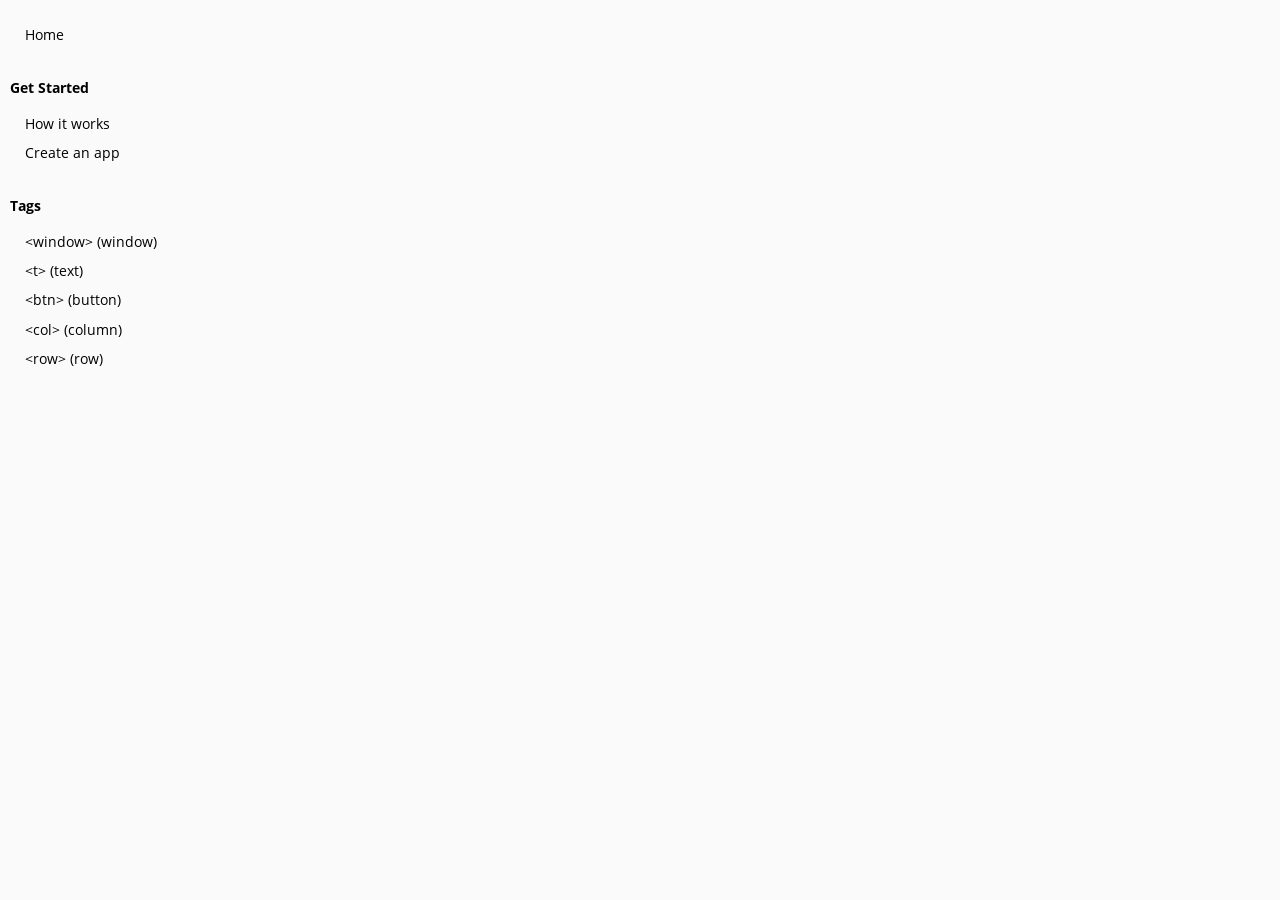
<file: toc.html>
<!DOCTYPE HTML>
<html lang="en" class="coal" dir="ltr">
    <head>
        <!-- sidebar iframe generated using mdBook

        This is a frame, and not included directly in the page, to control the total size of the
        book. The TOC contains an entry for each page, so if each page includes a copy of the TOC,
        the total size of the page becomes O(n**2).

        The frame is only used as a fallback when JS is turned off. When it's on, the sidebar is
        instead added to the main page by `toc.js` instead. The JavaScript mode is better
        because, when running in a `file:///` URL, the iframed page would not be Same-Origin as
        the rest of the page, so the sidebar and the main page theme would fall out of sync.
        -->
        <meta charset="UTF-8">
        <meta name="robots" content="noindex">
        <!-- Custom HTML head -->
        <meta name="viewport" content="width=device-width, initial-scale=1">
        <meta name="theme-color" content="#ffffff">
        <link rel="stylesheet" href="css/variables-8adf115d.css">
        <link rel="stylesheet" href="css/general-0392ca55.css">
        <link rel="stylesheet" href="css/chrome-fc474251.css">
        <link rel="stylesheet" href="css/print-9e4910d8.css" media="print">
        <!-- Fonts -->
        <link rel="stylesheet" href="fonts/fonts-9644e21d.css">
        <!-- Custom theme stylesheets -->
        <link rel="stylesheet" href="theme/custom-7f807031.css">
    </head>
    <body class="sidebar-iframe-inner">
        <ol class="chapter"><li class="chapter-item expanded "><span class="chapter-link-wrapper"><a href="home.html" target="_parent">Home</a></span></li><li class="chapter-item expanded "><li class="part-title">Get Started</li></li><li class="chapter-item expanded "><span class="chapter-link-wrapper"><a href="how_it_works.html" target="_parent">How it works</a></span></li><li class="chapter-item expanded "><span class="chapter-link-wrapper"><a href="create_an_app.html" target="_parent">Create an app</a></span></li><li class="chapter-item expanded "><li class="part-title">Tags</li></li><li class="chapter-item expanded "><span class="chapter-link-wrapper"><a href="tags/window.html" target="_parent">&lt;window&gt; (window)</a></span></li><li class="chapter-item expanded "><span class="chapter-link-wrapper"><a href="tags/t.html" target="_parent">&lt;t&gt; (text)</a></span></li><li class="chapter-item expanded "><span class="chapter-link-wrapper"><a href="tags/btn.html" target="_parent">&lt;btn&gt; (button)</a></span></li><li class="chapter-item expanded "><span class="chapter-link-wrapper"><a href="tags/col.html" target="_parent">&lt;col&gt; (column)</a></span></li><li class="chapter-item expanded "><span class="chapter-link-wrapper"><a href="tags/row.html" target="_parent">&lt;row&gt; (row)</a></span></li></ol>
    </body>
</html>
</file>
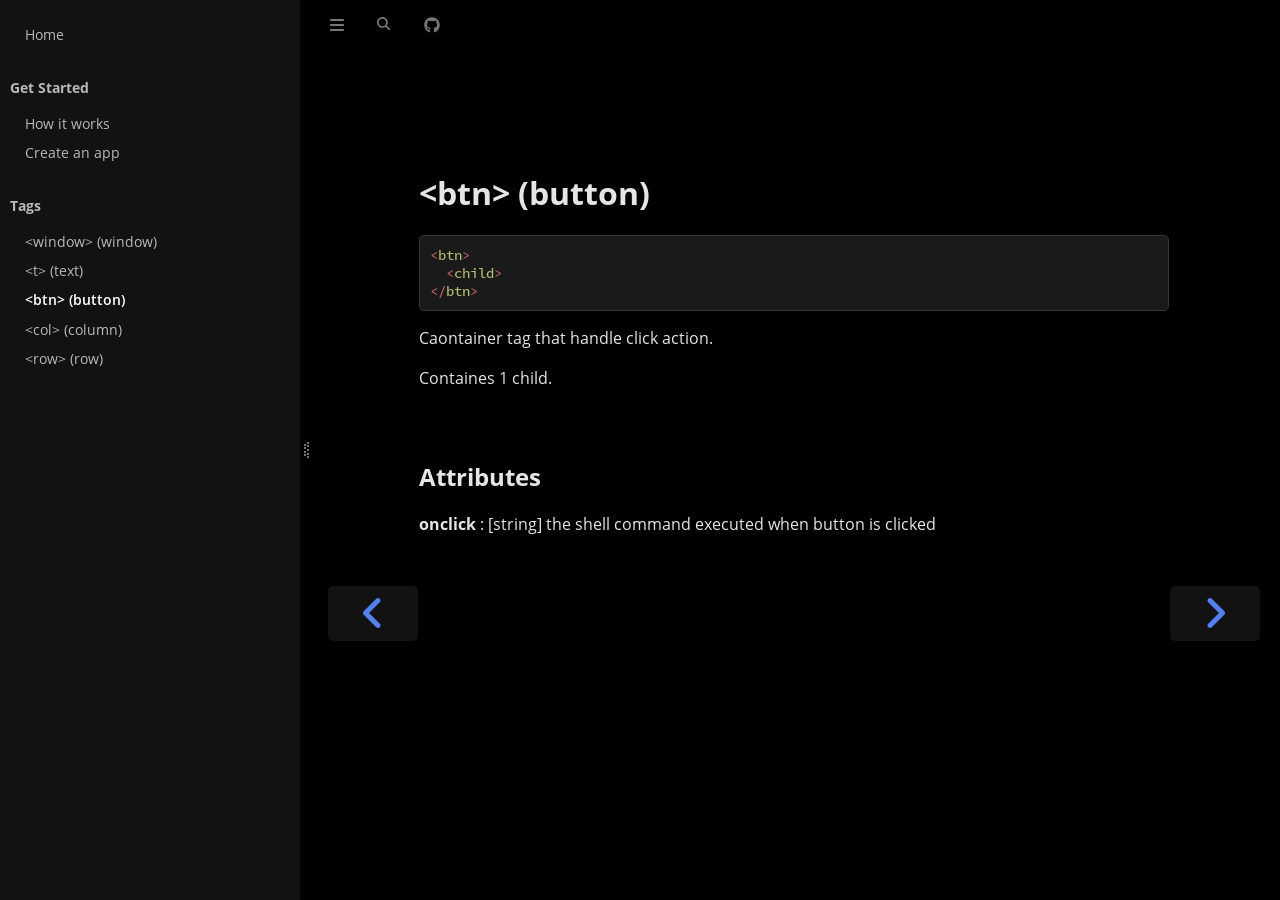
<file: tags/btn.html>
<!DOCTYPE HTML>
<html lang="en" class="coal sidebar-visible" dir="ltr">
    <head>
        <!-- Book generated using mdBook -->
        <meta charset="UTF-8">
        <title>&lt;btn&gt; (button) - shine</title>


        <!-- Custom HTML head -->

        <meta name="description" content="">
        <meta name="viewport" content="width=device-width, initial-scale=1">
        <meta name="theme-color" content="#ffffff">

        <link rel="icon" href="../favicon-de23e50b.svg">
        <link rel="shortcut icon" href="../favicon-8114d1fc.png">
        <link rel="stylesheet" href="../css/variables-8adf115d.css">
        <link rel="stylesheet" href="../css/general-0392ca55.css">
        <link rel="stylesheet" href="../css/chrome-fc474251.css">
        <link rel="stylesheet" href="../css/print-9e4910d8.css" media="print">

        <!-- Fonts -->
        <link rel="stylesheet" href="../fonts/fonts-9644e21d.css">

        <!-- Highlight.js Stylesheets -->
        <link rel="stylesheet" id="mdbook-highlight-css" href="../highlight-493f70e1.css">
        <link rel="stylesheet" id="mdbook-tomorrow-night-css" href="../tomorrow-night-4c0ae647.css">
        <link rel="stylesheet" id="mdbook-ayu-highlight-css" href="../ayu-highlight-3fdfc3ac.css">

        <!-- Custom theme stylesheets -->
        <link rel="stylesheet" href="../theme/custom-7f807031.css">


        <!-- Provide site root and default themes to javascript -->
        <script>
            const path_to_root = "../";
            const default_light_theme = "coal";
            const default_dark_theme = "coal";
            window.path_to_searchindex_js = "../searchindex-d00e0390.js";
        </script>
        <!-- Start loading toc.js asap -->
        <script src="../toc-5e07fb38.js"></script>
    </head>
    <body>
    <div id="mdbook-help-container">
        <div id="mdbook-help-popup">
            <h2 class="mdbook-help-title">Keyboard shortcuts</h2>
            <div>
                <p>Press <kbd>←</kbd> or <kbd>→</kbd> to navigate between chapters</p>
                <p>Press <kbd>S</kbd> or <kbd>/</kbd> to search in the book</p>
                <p>Press <kbd>?</kbd> to show this help</p>
                <p>Press <kbd>Esc</kbd> to hide this help</p>
            </div>
        </div>
    </div>
    <div id="mdbook-body-container">
        <!-- Work around some values being stored in localStorage wrapped in quotes -->
        <script>
            try {
                let theme = localStorage.getItem('mdbook-theme');
                let sidebar = localStorage.getItem('mdbook-sidebar');

                if (theme.startsWith('"') && theme.endsWith('"')) {
                    localStorage.setItem('mdbook-theme', theme.slice(1, theme.length - 1));
                }

                if (sidebar.startsWith('"') && sidebar.endsWith('"')) {
                    localStorage.setItem('mdbook-sidebar', sidebar.slice(1, sidebar.length - 1));
                }
            } catch (e) { }
        </script>

        <!-- Set the theme before any content is loaded, prevents flash -->
        <script>
            const default_theme = window.matchMedia("(prefers-color-scheme: dark)").matches ? default_dark_theme : default_light_theme;
            let theme;
            try { theme = localStorage.getItem('mdbook-theme'); } catch(e) { }
            if (theme === null || theme === undefined) { theme = default_theme; }
            const html = document.documentElement;
            html.classList.remove('coal')
            html.classList.add(theme);
            html.classList.add("js");
        </script>

        <input type="checkbox" id="mdbook-sidebar-toggle-anchor" class="hidden">

        <!-- Hide / unhide sidebar before it is displayed -->
        <script>
            let sidebar = null;
            const sidebar_toggle = document.getElementById("mdbook-sidebar-toggle-anchor");
            if (document.body.clientWidth >= 1080) {
                try { sidebar = localStorage.getItem('mdbook-sidebar'); } catch(e) { }
                sidebar = sidebar || 'visible';
            } else {
                sidebar = 'hidden';
                sidebar_toggle.checked = false;
            }
            if (sidebar === 'visible') {
                sidebar_toggle.checked = true;
            } else {
                html.classList.remove('sidebar-visible');
            }
        </script>

        <nav id="mdbook-sidebar" class="sidebar" aria-label="Table of contents">
            <!-- populated by js -->
            <mdbook-sidebar-scrollbox class="sidebar-scrollbox"></mdbook-sidebar-scrollbox>
            <noscript>
                <iframe class="sidebar-iframe-outer" src="../toc.html"></iframe>
            </noscript>
            <div id="mdbook-sidebar-resize-handle" class="sidebar-resize-handle">
                <div class="sidebar-resize-indicator"></div>
            </div>
        </nav>

        <div id="mdbook-page-wrapper" class="page-wrapper">

            <div class="page">
                <div id="mdbook-menu-bar-hover-placeholder"></div>
                <div id="mdbook-menu-bar" class="menu-bar sticky">
                    <div class="left-buttons">
                        <label id="mdbook-sidebar-toggle" class="icon-button" for="mdbook-sidebar-toggle-anchor" title="Toggle Table of Contents" aria-label="Toggle Table of Contents" aria-controls="mdbook-sidebar">
                            <span class=fa-svg><svg xmlns="http://www.w3.org/2000/svg" viewBox="0 0 448 512"><!--! Font Awesome Free 6.2.0 by @fontawesome - https://fontawesome.com License - https://fontawesome.com/license/free (Icons: CC BY 4.0, Fonts: SIL OFL 1.1, Code: MIT License) Copyright 2022 Fonticons, Inc. --><path d="M0 96C0 78.3 14.3 64 32 64H416c17.7 0 32 14.3 32 32s-14.3 32-32 32H32C14.3 128 0 113.7 0 96zM0 256c0-17.7 14.3-32 32-32H416c17.7 0 32 14.3 32 32s-14.3 32-32 32H32c-17.7 0-32-14.3-32-32zM448 416c0 17.7-14.3 32-32 32H32c-17.7 0-32-14.3-32-32s14.3-32 32-32H416c17.7 0 32 14.3 32 32z"/></svg></span>
                        </label>
                        <button id="mdbook-theme-toggle" class="icon-button" type="button" title="Change theme" aria-label="Change theme" aria-haspopup="true" aria-expanded="false" aria-controls="mdbook-theme-list">
                            <span class=fa-svg><svg xmlns="http://www.w3.org/2000/svg" viewBox="0 0 576 512"><!--! Font Awesome Free 6.2.0 by @fontawesome - https://fontawesome.com License - https://fontawesome.com/license/free (Icons: CC BY 4.0, Fonts: SIL OFL 1.1, Code: MIT License) Copyright 2022 Fonticons, Inc. --><path d="M371.3 367.1c27.3-3.9 51.9-19.4 67.2-42.9L600.2 74.1c12.6-19.5 9.4-45.3-7.6-61.2S549.7-4.4 531.1 9.6L294.4 187.2c-24 18-38.2 46.1-38.4 76.1L371.3 367.1zm-19.6 25.4l-116-104.4C175.9 290.3 128 339.6 128 400c0 3.9 .2 7.8 .6 11.6c1.8 17.5-10.2 36.4-27.8 36.4H96c-17.7 0-32 14.3-32 32s14.3 32 32 32H240c61.9 0 112-50.1 112-112c0-2.5-.1-5-.2-7.5z"/></svg></span>
                        </button>
                        <ul id="mdbook-theme-list" class="theme-popup" aria-label="Themes" role="menu">
                            <li role="none"><button role="menuitem" class="theme" id="mdbook-theme-default_theme">Auto</button></li>
                            <li role="none"><button role="menuitem" class="theme" id="mdbook-theme-light">Light</button></li>
                            <li role="none"><button role="menuitem" class="theme" id="mdbook-theme-rust">Rust</button></li>
                            <li role="none"><button role="menuitem" class="theme" id="mdbook-theme-coal">Coal</button></li>
                            <li role="none"><button role="menuitem" class="theme" id="mdbook-theme-navy">Navy</button></li>
                            <li role="none"><button role="menuitem" class="theme" id="mdbook-theme-ayu">Ayu</button></li>
                        </ul>
                        <button id="mdbook-search-toggle" class="icon-button" type="button" title="Search (`/`)" aria-label="Toggle Searchbar" aria-expanded="false" aria-keyshortcuts="/ s" aria-controls="mdbook-searchbar">
                            <span class=fa-svg><svg xmlns="http://www.w3.org/2000/svg" viewBox="0 0 512 512"><!--! Font Awesome Free 6.2.0 by @fontawesome - https://fontawesome.com License - https://fontawesome.com/license/free (Icons: CC BY 4.0, Fonts: SIL OFL 1.1, Code: MIT License) Copyright 2022 Fonticons, Inc. --><path d="M416 208c0 45.9-14.9 88.3-40 122.7L502.6 457.4c12.5 12.5 12.5 32.8 0 45.3s-32.8 12.5-45.3 0L330.7 376c-34.4 25.2-76.8 40-122.7 40C93.1 416 0 322.9 0 208S93.1 0 208 0S416 93.1 416 208zM208 352c79.5 0 144-64.5 144-144s-64.5-144-144-144S64 128.5 64 208s64.5 144 144 144z"/></svg></span>
                        </button>
                    </div>

                    <h1 class="menu-title">shine</h1>

                    <div class="right-buttons">
                        <a href="../print.html" title="Print this book" aria-label="Print this book">
                            <span class=fa-svg id="print-button"><svg xmlns="http://www.w3.org/2000/svg" viewBox="0 0 512 512"><!--! Font Awesome Free 6.2.0 by @fontawesome - https://fontawesome.com License - https://fontawesome.com/license/free (Icons: CC BY 4.0, Fonts: SIL OFL 1.1, Code: MIT License) Copyright 2022 Fonticons, Inc. --><path d="M128 0C92.7 0 64 28.7 64 64v96h64V64H354.7L384 93.3V160h64V93.3c0-17-6.7-33.3-18.7-45.3L400 18.7C388 6.7 371.7 0 354.7 0H128zM384 352v32 64H128V384 368 352H384zm64 32h32c17.7 0 32-14.3 32-32V256c0-35.3-28.7-64-64-64H64c-35.3 0-64 28.7-64 64v96c0 17.7 14.3 32 32 32H64v64c0 35.3 28.7 64 64 64H384c35.3 0 64-28.7 64-64V384zm-16-88c-13.3 0-24-10.7-24-24s10.7-24 24-24s24 10.7 24 24s-10.7 24-24 24z"/></svg></span>
                        </a>
                        <a href="https://github.com/eloi-menaud/shine" title="Git repository" aria-label="Git repository">
                            <span class=fa-svg><svg xmlns="http://www.w3.org/2000/svg" viewBox="0 0 496 512"><!--! Font Awesome Free 6.2.0 by @fontawesome - https://fontawesome.com License - https://fontawesome.com/license/free (Icons: CC BY 4.0, Fonts: SIL OFL 1.1, Code: MIT License) Copyright 2022 Fonticons, Inc. --><path d="M165.9 397.4c0 2-2.3 3.6-5.2 3.6-3.3.3-5.6-1.3-5.6-3.6 0-2 2.3-3.6 5.2-3.6 3-.3 5.6 1.3 5.6 3.6zm-31.1-4.5c-.7 2 1.3 4.3 4.3 4.9 2.6 1 5.6 0 6.2-2s-1.3-4.3-4.3-5.2c-2.6-.7-5.5.3-6.2 2.3zm44.2-1.7c-2.9.7-4.9 2.6-4.6 4.9.3 2 2.9 3.3 5.9 2.6 2.9-.7 4.9-2.6 4.6-4.6-.3-1.9-3-3.2-5.9-2.9zM244.8 8C106.1 8 0 113.3 0 252c0 110.9 69.8 205.8 169.5 239.2 12.8 2.3 17.3-5.6 17.3-12.1 0-6.2-.3-40.4-.3-61.4 0 0-70 15-84.7-29.8 0 0-11.4-29.1-27.8-36.6 0 0-22.9-15.7 1.6-15.4 0 0 24.9 2 38.6 25.8 21.9 38.6 58.6 27.5 72.9 20.9 2.3-16 8.8-27.1 16-33.7-55.9-6.2-112.3-14.3-112.3-110.5 0-27.5 7.6-41.3 23.6-58.9-2.6-6.5-11.1-33.3 2.6-67.9 20.9-6.5 69 27 69 27 20-5.6 41.5-8.5 62.8-8.5s42.8 2.9 62.8 8.5c0 0 48.1-33.6 69-27 13.7 34.7 5.2 61.4 2.6 67.9 16 17.7 25.8 31.5 25.8 58.9 0 96.5-58.9 104.2-114.8 110.5 9.2 7.9 17 22.9 17 46.4 0 33.7-.3 75.4-.3 83.6 0 6.5 4.6 14.4 17.3 12.1C428.2 457.8 496 362.9 496 252 496 113.3 383.5 8 244.8 8zM97.2 352.9c-1.3 1-1 3.3.7 5.2 1.6 1.6 3.9 2.3 5.2 1 1.3-1 1-3.3-.7-5.2-1.6-1.6-3.9-2.3-5.2-1zm-10.8-8.1c-.7 1.3.3 2.9 2.3 3.9 1.6 1 3.6.7 4.3-.7.7-1.3-.3-2.9-2.3-3.9-2-.6-3.6-.3-4.3.7zm32.4 35.6c-1.6 1.3-1 4.3 1.3 6.2 2.3 2.3 5.2 2.6 6.5 1 1.3-1.3.7-4.3-1.3-6.2-2.2-2.3-5.2-2.6-6.5-1zm-11.4-14.7c-1.6 1-1.6 3.6 0 5.9 1.6 2.3 4.3 3.3 5.6 2.3 1.6-1.3 1.6-3.9 0-6.2-1.4-2.3-4-3.3-5.6-2z"/></svg></span>
                        </a>

                    </div>
                </div>

                <div id="mdbook-search-wrapper" class="hidden">
                    <form id="mdbook-searchbar-outer" class="searchbar-outer">
                        <div class="search-wrapper">
                            <input type="search" id="mdbook-searchbar" name="searchbar" placeholder="Search this book ..." aria-controls="mdbook-searchresults-outer" aria-describedby="searchresults-header">
                            <div class="spinner-wrapper">
                                <span class=fa-svg id="fa-spin"><svg xmlns="http://www.w3.org/2000/svg" viewBox="0 0 512 512"><!--! Font Awesome Free 6.2.0 by @fontawesome - https://fontawesome.com License - https://fontawesome.com/license/free (Icons: CC BY 4.0, Fonts: SIL OFL 1.1, Code: MIT License) Copyright 2022 Fonticons, Inc. --><path d="M304 48c0-26.5-21.5-48-48-48s-48 21.5-48 48s21.5 48 48 48s48-21.5 48-48zm0 416c0-26.5-21.5-48-48-48s-48 21.5-48 48s21.5 48 48 48s48-21.5 48-48zM48 304c26.5 0 48-21.5 48-48s-21.5-48-48-48s-48 21.5-48 48s21.5 48 48 48zm464-48c0-26.5-21.5-48-48-48s-48 21.5-48 48s21.5 48 48 48s48-21.5 48-48zM142.9 437c18.7-18.7 18.7-49.1 0-67.9s-49.1-18.7-67.9 0s-18.7 49.1 0 67.9s49.1 18.7 67.9 0zm0-294.2c18.7-18.7 18.7-49.1 0-67.9S93.7 56.2 75 75s-18.7 49.1 0 67.9s49.1 18.7 67.9 0zM369.1 437c18.7 18.7 49.1 18.7 67.9 0s18.7-49.1 0-67.9s-49.1-18.7-67.9 0s-18.7 49.1 0 67.9z"/></svg></span>
                            </div>
                        </div>
                    </form>
                    <div id="mdbook-searchresults-outer" class="searchresults-outer hidden">
                        <div id="mdbook-searchresults-header" class="searchresults-header"></div>
                        <ul id="mdbook-searchresults">
                        </ul>
                    </div>
                </div>

                <!-- Apply ARIA attributes after the sidebar and the sidebar toggle button are added to the DOM -->
                <script>
                    document.getElementById('mdbook-sidebar-toggle').setAttribute('aria-expanded', sidebar === 'visible');
                    document.getElementById('mdbook-sidebar').setAttribute('aria-hidden', sidebar !== 'visible');
                    Array.from(document.querySelectorAll('#mdbook-sidebar a')).forEach(function(link) {
                        link.setAttribute('tabIndex', sidebar === 'visible' ? 0 : -1);
                    });
                </script>

                <div id="mdbook-content" class="content">
                    <main>
                        <h1 id="btn-button"><a class="header" href="#btn-button">&lt;btn&gt; (button)</a></h1>
<pre><code class="language-xml">&lt;btn&gt;
  &lt;child&gt;
&lt;/btn&gt;
</code></pre>
<p>Caontainer tag that handle click action.</p>
<p>Containes 1 child.</p>
<h2 id="attributes"><a class="header" href="#attributes">Attributes</a></h2>
<p><strong>onclick</strong> : [string] the shell command executed when button is clicked</p>

                    </main>

                    <nav class="nav-wrapper" aria-label="Page navigation">
                        <!-- Mobile navigation buttons -->
                            <a rel="prev" href="../tags/t.html" class="mobile-nav-chapters previous" title="Previous chapter" aria-label="Previous chapter" aria-keyshortcuts="Left">
                                <span class=fa-svg><svg xmlns="http://www.w3.org/2000/svg" viewBox="0 0 320 512"><!--! Font Awesome Free 6.2.0 by @fontawesome - https://fontawesome.com License - https://fontawesome.com/license/free (Icons: CC BY 4.0, Fonts: SIL OFL 1.1, Code: MIT License) Copyright 2022 Fonticons, Inc. --><path d="M41.4 233.4c-12.5 12.5-12.5 32.8 0 45.3l160 160c12.5 12.5 32.8 12.5 45.3 0s12.5-32.8 0-45.3L109.3 256 246.6 118.6c12.5-12.5 12.5-32.8 0-45.3s-32.8-12.5-45.3 0l-160 160z"/></svg></span>
                            </a>

                            <a rel="next prefetch" href="../tags/col.html" class="mobile-nav-chapters next" title="Next chapter" aria-label="Next chapter" aria-keyshortcuts="Right">
                                <span class=fa-svg><svg xmlns="http://www.w3.org/2000/svg" viewBox="0 0 320 512"><!--! Font Awesome Free 6.2.0 by @fontawesome - https://fontawesome.com License - https://fontawesome.com/license/free (Icons: CC BY 4.0, Fonts: SIL OFL 1.1, Code: MIT License) Copyright 2022 Fonticons, Inc. --><path d="M278.6 233.4c12.5 12.5 12.5 32.8 0 45.3l-160 160c-12.5 12.5-32.8 12.5-45.3 0s-12.5-32.8 0-45.3L210.7 256 73.4 118.6c-12.5-12.5-12.5-32.8 0-45.3s32.8-12.5 45.3 0l160 160z"/></svg></span>
                            </a>

                        <div style="clear: both"></div>
                    </nav>
                </div>
            </div>

            <nav class="nav-wide-wrapper" aria-label="Page navigation">
                    <a rel="prev" href="../tags/t.html" class="nav-chapters previous" title="Previous chapter" aria-label="Previous chapter" aria-keyshortcuts="Left">
                        <span class=fa-svg><svg xmlns="http://www.w3.org/2000/svg" viewBox="0 0 320 512"><!--! Font Awesome Free 6.2.0 by @fontawesome - https://fontawesome.com License - https://fontawesome.com/license/free (Icons: CC BY 4.0, Fonts: SIL OFL 1.1, Code: MIT License) Copyright 2022 Fonticons, Inc. --><path d="M41.4 233.4c-12.5 12.5-12.5 32.8 0 45.3l160 160c12.5 12.5 32.8 12.5 45.3 0s12.5-32.8 0-45.3L109.3 256 246.6 118.6c12.5-12.5 12.5-32.8 0-45.3s-32.8-12.5-45.3 0l-160 160z"/></svg></span>
                    </a>

                    <a rel="next prefetch" href="../tags/col.html" class="nav-chapters next" title="Next chapter" aria-label="Next chapter" aria-keyshortcuts="Right">
                        <span class=fa-svg><svg xmlns="http://www.w3.org/2000/svg" viewBox="0 0 320 512"><!--! Font Awesome Free 6.2.0 by @fontawesome - https://fontawesome.com License - https://fontawesome.com/license/free (Icons: CC BY 4.0, Fonts: SIL OFL 1.1, Code: MIT License) Copyright 2022 Fonticons, Inc. --><path d="M278.6 233.4c12.5 12.5 12.5 32.8 0 45.3l-160 160c-12.5 12.5-32.8 12.5-45.3 0s-12.5-32.8 0-45.3L210.7 256 73.4 118.6c-12.5-12.5-12.5-32.8 0-45.3s32.8-12.5 45.3 0l160 160z"/></svg></span>
                    </a>
            </nav>

        </div>

        <template id=fa-eye><span class=fa-svg><svg xmlns="http://www.w3.org/2000/svg" viewBox="0 0 576 512"><!--! Font Awesome Free 6.2.0 by @fontawesome - https://fontawesome.com License - https://fontawesome.com/license/free (Icons: CC BY 4.0, Fonts: SIL OFL 1.1, Code: MIT License) Copyright 2022 Fonticons, Inc. --><path d="M288 32c-80.8 0-145.5 36.8-192.6 80.6C48.6 156 17.3 208 2.5 243.7c-3.3 7.9-3.3 16.7 0 24.6C17.3 304 48.6 356 95.4 399.4C142.5 443.2 207.2 480 288 480s145.5-36.8 192.6-80.6c46.8-43.5 78.1-95.4 93-131.1c3.3-7.9 3.3-16.7 0-24.6c-14.9-35.7-46.2-87.7-93-131.1C433.5 68.8 368.8 32 288 32zM432 256c0 79.5-64.5 144-144 144s-144-64.5-144-144s64.5-144 144-144s144 64.5 144 144zM288 192c0 35.3-28.7 64-64 64c-11.5 0-22.3-3-31.6-8.4c-.2 2.8-.4 5.5-.4 8.4c0 53 43 96 96 96s96-43 96-96s-43-96-96-96c-2.8 0-5.6 .1-8.4 .4c5.3 9.3 8.4 20.1 8.4 31.6z"/></svg></span></template>
        <template id=fa-eye-slash><span class=fa-svg><svg xmlns="http://www.w3.org/2000/svg" viewBox="0 0 640 512"><!--! Font Awesome Free 6.2.0 by @fontawesome - https://fontawesome.com License - https://fontawesome.com/license/free (Icons: CC BY 4.0, Fonts: SIL OFL 1.1, Code: MIT License) Copyright 2022 Fonticons, Inc. --><path d="M38.8 5.1C28.4-3.1 13.3-1.2 5.1 9.2S-1.2 34.7 9.2 42.9l592 464c10.4 8.2 25.5 6.3 33.7-4.1s6.3-25.5-4.1-33.7L525.6 386.7c39.6-40.6 66.4-86.1 79.9-118.4c3.3-7.9 3.3-16.7 0-24.6c-14.9-35.7-46.2-87.7-93-131.1C465.5 68.8 400.8 32 320 32c-68.2 0-125 26.3-169.3 60.8L38.8 5.1zM223.1 149.5C248.6 126.2 282.7 112 320 112c79.5 0 144 64.5 144 144c0 24.9-6.3 48.3-17.4 68.7L408 294.5c5.2-11.8 8-24.8 8-38.5c0-53-43-96-96-96c-2.8 0-5.6 .1-8.4 .4c5.3 9.3 8.4 20.1 8.4 31.6c0 10.2-2.4 19.8-6.6 28.3l-90.3-70.8zm223.1 298L373 389.9c-16.4 6.5-34.3 10.1-53 10.1c-79.5 0-144-64.5-144-144c0-6.9 .5-13.6 1.4-20.2L83.1 161.5C60.3 191.2 44 220.8 34.5 243.7c-3.3 7.9-3.3 16.7 0 24.6c14.9 35.7 46.2 87.7 93 131.1C174.5 443.2 239.2 480 320 480c47.8 0 89.9-12.9 126.2-32.5z"/></svg></span></template>
        <template id=fa-copy><span class=fa-svg><svg xmlns="http://www.w3.org/2000/svg" viewBox="0 0 512 512"><!--! Font Awesome Free 6.2.0 by @fontawesome - https://fontawesome.com License - https://fontawesome.com/license/free (Icons: CC BY 4.0, Fonts: SIL OFL 1.1, Code: MIT License) Copyright 2022 Fonticons, Inc. --><path d="M502.6 70.63l-61.25-61.25C435.4 3.371 427.2 0 418.7 0H255.1c-35.35 0-64 28.66-64 64l.0195 256C192 355.4 220.7 384 256 384h192c35.2 0 64-28.8 64-64V93.25C512 84.77 508.6 76.63 502.6 70.63zM464 320c0 8.836-7.164 16-16 16H255.1c-8.838 0-16-7.164-16-16L239.1 64.13c0-8.836 7.164-16 16-16h128L384 96c0 17.67 14.33 32 32 32h47.1V320zM272 448c0 8.836-7.164 16-16 16H63.1c-8.838 0-16-7.164-16-16L47.98 192.1c0-8.836 7.164-16 16-16H160V128H63.99c-35.35 0-64 28.65-64 64l.0098 256C.002 483.3 28.66 512 64 512h192c35.2 0 64-28.8 64-64v-32h-47.1L272 448z"/></svg></span></template>
        <template id=fa-play><span class=fa-svg><svg xmlns="http://www.w3.org/2000/svg" viewBox="0 0 384 512"><!--! Font Awesome Free 6.2.0 by @fontawesome - https://fontawesome.com License - https://fontawesome.com/license/free (Icons: CC BY 4.0, Fonts: SIL OFL 1.1, Code: MIT License) Copyright 2022 Fonticons, Inc. --><path d="M73 39c-14.8-9.1-33.4-9.4-48.5-.9S0 62.6 0 80V432c0 17.4 9.4 33.4 24.5 41.9s33.7 8.1 48.5-.9L361 297c14.3-8.7 23-24.2 23-41s-8.7-32.2-23-41L73 39z"/></svg></span></template>
        <template id=fa-clock-rotate-left><span class=fa-svg><svg xmlns="http://www.w3.org/2000/svg" viewBox="0 0 512 512"><!--! Font Awesome Free 6.2.0 by @fontawesome - https://fontawesome.com License - https://fontawesome.com/license/free (Icons: CC BY 4.0, Fonts: SIL OFL 1.1, Code: MIT License) Copyright 2022 Fonticons, Inc. --><path d="M75 75L41 41C25.9 25.9 0 36.6 0 57.9V168c0 13.3 10.7 24 24 24H134.1c21.4 0 32.1-25.9 17-41l-30.8-30.8C155 85.5 203 64 256 64c106 0 192 86 192 192s-86 192-192 192c-40.8 0-78.6-12.7-109.7-34.4c-14.5-10.1-34.4-6.6-44.6 7.9s-6.6 34.4 7.9 44.6C151.2 495 201.7 512 256 512c141.4 0 256-114.6 256-256S397.4 0 256 0C185.3 0 121.3 28.7 75 75zm181 53c-13.3 0-24 10.7-24 24V256c0 6.4 2.5 12.5 7 17l72 72c9.4 9.4 24.6 9.4 33.9 0s9.4-24.6 0-33.9l-65-65V152c0-13.3-10.7-24-24-24z"/></svg></span></template>



        <script>
            window.playground_copyable = true;
        </script>


        <script src="../elasticlunr-ef4e11c1.min.js"></script>
        <script src="../mark-09e88c2c.min.js"></script>
        <script src="../searcher-09f2665d.js"></script>

        <script src="../clipboard-1626706a.min.js"></script>
        <script src="../highlight-abc7f01d.js"></script>
        <script src="../book-c22b7243.js"></script>

        <!-- Custom JS scripts -->



    </div>
    </body>
</html>
</file>
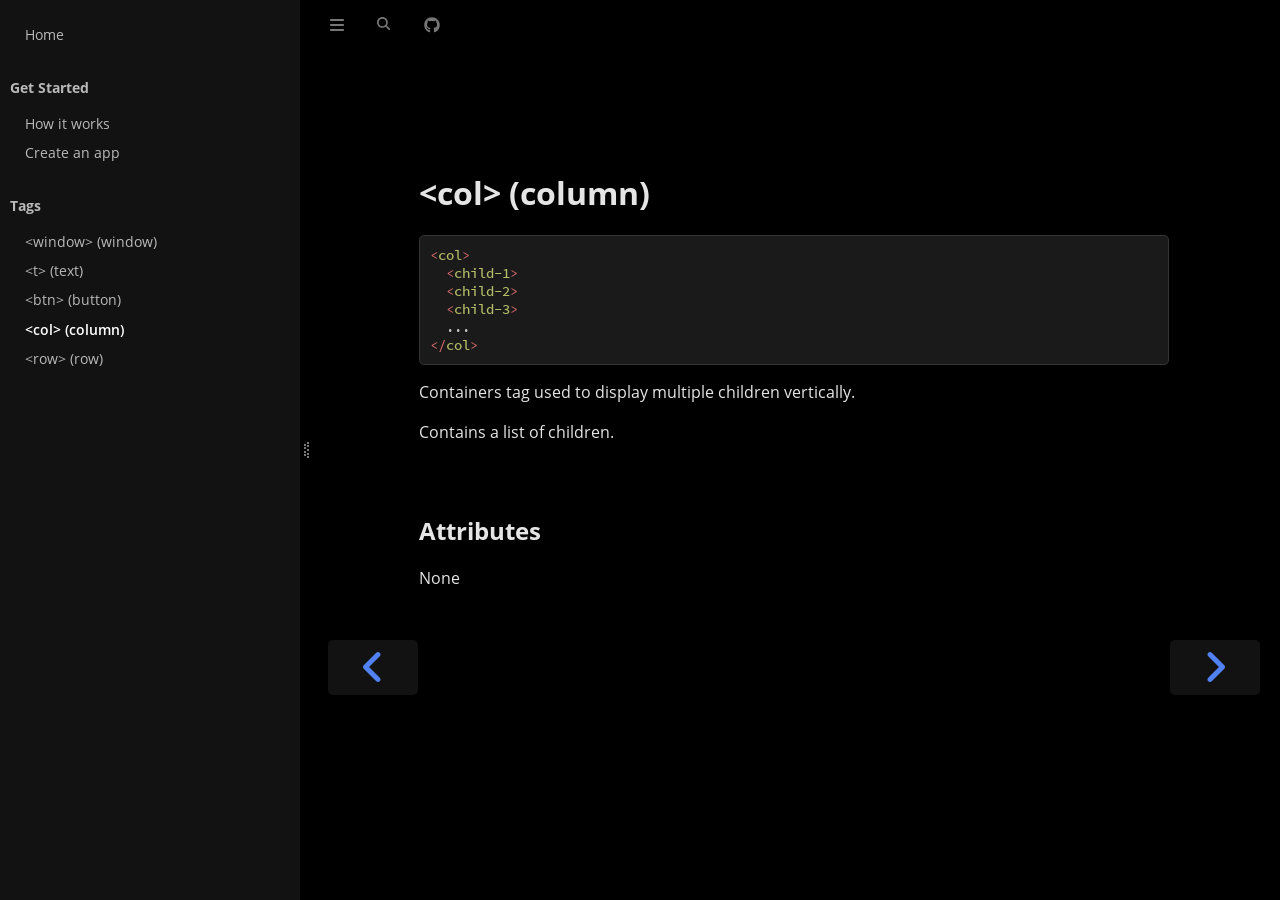
<file: tags/col.html>
<!DOCTYPE HTML>
<html lang="en" class="coal sidebar-visible" dir="ltr">
    <head>
        <!-- Book generated using mdBook -->
        <meta charset="UTF-8">
        <title>&lt;col&gt; (column) - shine</title>


        <!-- Custom HTML head -->

        <meta name="description" content="">
        <meta name="viewport" content="width=device-width, initial-scale=1">
        <meta name="theme-color" content="#ffffff">

        <link rel="icon" href="../favicon-de23e50b.svg">
        <link rel="shortcut icon" href="../favicon-8114d1fc.png">
        <link rel="stylesheet" href="../css/variables-8adf115d.css">
        <link rel="stylesheet" href="../css/general-0392ca55.css">
        <link rel="stylesheet" href="../css/chrome-fc474251.css">
        <link rel="stylesheet" href="../css/print-9e4910d8.css" media="print">

        <!-- Fonts -->
        <link rel="stylesheet" href="../fonts/fonts-9644e21d.css">

        <!-- Highlight.js Stylesheets -->
        <link rel="stylesheet" id="mdbook-highlight-css" href="../highlight-493f70e1.css">
        <link rel="stylesheet" id="mdbook-tomorrow-night-css" href="../tomorrow-night-4c0ae647.css">
        <link rel="stylesheet" id="mdbook-ayu-highlight-css" href="../ayu-highlight-3fdfc3ac.css">

        <!-- Custom theme stylesheets -->
        <link rel="stylesheet" href="../theme/custom-7f807031.css">


        <!-- Provide site root and default themes to javascript -->
        <script>
            const path_to_root = "../";
            const default_light_theme = "coal";
            const default_dark_theme = "coal";
            window.path_to_searchindex_js = "../searchindex-d00e0390.js";
        </script>
        <!-- Start loading toc.js asap -->
        <script src="../toc-5e07fb38.js"></script>
    </head>
    <body>
    <div id="mdbook-help-container">
        <div id="mdbook-help-popup">
            <h2 class="mdbook-help-title">Keyboard shortcuts</h2>
            <div>
                <p>Press <kbd>←</kbd> or <kbd>→</kbd> to navigate between chapters</p>
                <p>Press <kbd>S</kbd> or <kbd>/</kbd> to search in the book</p>
                <p>Press <kbd>?</kbd> to show this help</p>
                <p>Press <kbd>Esc</kbd> to hide this help</p>
            </div>
        </div>
    </div>
    <div id="mdbook-body-container">
        <!-- Work around some values being stored in localStorage wrapped in quotes -->
        <script>
            try {
                let theme = localStorage.getItem('mdbook-theme');
                let sidebar = localStorage.getItem('mdbook-sidebar');

                if (theme.startsWith('"') && theme.endsWith('"')) {
                    localStorage.setItem('mdbook-theme', theme.slice(1, theme.length - 1));
                }

                if (sidebar.startsWith('"') && sidebar.endsWith('"')) {
                    localStorage.setItem('mdbook-sidebar', sidebar.slice(1, sidebar.length - 1));
                }
            } catch (e) { }
        </script>

        <!-- Set the theme before any content is loaded, prevents flash -->
        <script>
            const default_theme = window.matchMedia("(prefers-color-scheme: dark)").matches ? default_dark_theme : default_light_theme;
            let theme;
            try { theme = localStorage.getItem('mdbook-theme'); } catch(e) { }
            if (theme === null || theme === undefined) { theme = default_theme; }
            const html = document.documentElement;
            html.classList.remove('coal')
            html.classList.add(theme);
            html.classList.add("js");
        </script>

        <input type="checkbox" id="mdbook-sidebar-toggle-anchor" class="hidden">

        <!-- Hide / unhide sidebar before it is displayed -->
        <script>
            let sidebar = null;
            const sidebar_toggle = document.getElementById("mdbook-sidebar-toggle-anchor");
            if (document.body.clientWidth >= 1080) {
                try { sidebar = localStorage.getItem('mdbook-sidebar'); } catch(e) { }
                sidebar = sidebar || 'visible';
            } else {
                sidebar = 'hidden';
                sidebar_toggle.checked = false;
            }
            if (sidebar === 'visible') {
                sidebar_toggle.checked = true;
            } else {
                html.classList.remove('sidebar-visible');
            }
        </script>

        <nav id="mdbook-sidebar" class="sidebar" aria-label="Table of contents">
            <!-- populated by js -->
            <mdbook-sidebar-scrollbox class="sidebar-scrollbox"></mdbook-sidebar-scrollbox>
            <noscript>
                <iframe class="sidebar-iframe-outer" src="../toc.html"></iframe>
            </noscript>
            <div id="mdbook-sidebar-resize-handle" class="sidebar-resize-handle">
                <div class="sidebar-resize-indicator"></div>
            </div>
        </nav>

        <div id="mdbook-page-wrapper" class="page-wrapper">

            <div class="page">
                <div id="mdbook-menu-bar-hover-placeholder"></div>
                <div id="mdbook-menu-bar" class="menu-bar sticky">
                    <div class="left-buttons">
                        <label id="mdbook-sidebar-toggle" class="icon-button" for="mdbook-sidebar-toggle-anchor" title="Toggle Table of Contents" aria-label="Toggle Table of Contents" aria-controls="mdbook-sidebar">
                            <span class=fa-svg><svg xmlns="http://www.w3.org/2000/svg" viewBox="0 0 448 512"><!--! Font Awesome Free 6.2.0 by @fontawesome - https://fontawesome.com License - https://fontawesome.com/license/free (Icons: CC BY 4.0, Fonts: SIL OFL 1.1, Code: MIT License) Copyright 2022 Fonticons, Inc. --><path d="M0 96C0 78.3 14.3 64 32 64H416c17.7 0 32 14.3 32 32s-14.3 32-32 32H32C14.3 128 0 113.7 0 96zM0 256c0-17.7 14.3-32 32-32H416c17.7 0 32 14.3 32 32s-14.3 32-32 32H32c-17.7 0-32-14.3-32-32zM448 416c0 17.7-14.3 32-32 32H32c-17.7 0-32-14.3-32-32s14.3-32 32-32H416c17.7 0 32 14.3 32 32z"/></svg></span>
                        </label>
                        <button id="mdbook-theme-toggle" class="icon-button" type="button" title="Change theme" aria-label="Change theme" aria-haspopup="true" aria-expanded="false" aria-controls="mdbook-theme-list">
                            <span class=fa-svg><svg xmlns="http://www.w3.org/2000/svg" viewBox="0 0 576 512"><!--! Font Awesome Free 6.2.0 by @fontawesome - https://fontawesome.com License - https://fontawesome.com/license/free (Icons: CC BY 4.0, Fonts: SIL OFL 1.1, Code: MIT License) Copyright 2022 Fonticons, Inc. --><path d="M371.3 367.1c27.3-3.9 51.9-19.4 67.2-42.9L600.2 74.1c12.6-19.5 9.4-45.3-7.6-61.2S549.7-4.4 531.1 9.6L294.4 187.2c-24 18-38.2 46.1-38.4 76.1L371.3 367.1zm-19.6 25.4l-116-104.4C175.9 290.3 128 339.6 128 400c0 3.9 .2 7.8 .6 11.6c1.8 17.5-10.2 36.4-27.8 36.4H96c-17.7 0-32 14.3-32 32s14.3 32 32 32H240c61.9 0 112-50.1 112-112c0-2.5-.1-5-.2-7.5z"/></svg></span>
                        </button>
                        <ul id="mdbook-theme-list" class="theme-popup" aria-label="Themes" role="menu">
                            <li role="none"><button role="menuitem" class="theme" id="mdbook-theme-default_theme">Auto</button></li>
                            <li role="none"><button role="menuitem" class="theme" id="mdbook-theme-light">Light</button></li>
                            <li role="none"><button role="menuitem" class="theme" id="mdbook-theme-rust">Rust</button></li>
                            <li role="none"><button role="menuitem" class="theme" id="mdbook-theme-coal">Coal</button></li>
                            <li role="none"><button role="menuitem" class="theme" id="mdbook-theme-navy">Navy</button></li>
                            <li role="none"><button role="menuitem" class="theme" id="mdbook-theme-ayu">Ayu</button></li>
                        </ul>
                        <button id="mdbook-search-toggle" class="icon-button" type="button" title="Search (`/`)" aria-label="Toggle Searchbar" aria-expanded="false" aria-keyshortcuts="/ s" aria-controls="mdbook-searchbar">
                            <span class=fa-svg><svg xmlns="http://www.w3.org/2000/svg" viewBox="0 0 512 512"><!--! Font Awesome Free 6.2.0 by @fontawesome - https://fontawesome.com License - https://fontawesome.com/license/free (Icons: CC BY 4.0, Fonts: SIL OFL 1.1, Code: MIT License) Copyright 2022 Fonticons, Inc. --><path d="M416 208c0 45.9-14.9 88.3-40 122.7L502.6 457.4c12.5 12.5 12.5 32.8 0 45.3s-32.8 12.5-45.3 0L330.7 376c-34.4 25.2-76.8 40-122.7 40C93.1 416 0 322.9 0 208S93.1 0 208 0S416 93.1 416 208zM208 352c79.5 0 144-64.5 144-144s-64.5-144-144-144S64 128.5 64 208s64.5 144 144 144z"/></svg></span>
                        </button>
                    </div>

                    <h1 class="menu-title">shine</h1>

                    <div class="right-buttons">
                        <a href="../print.html" title="Print this book" aria-label="Print this book">
                            <span class=fa-svg id="print-button"><svg xmlns="http://www.w3.org/2000/svg" viewBox="0 0 512 512"><!--! Font Awesome Free 6.2.0 by @fontawesome - https://fontawesome.com License - https://fontawesome.com/license/free (Icons: CC BY 4.0, Fonts: SIL OFL 1.1, Code: MIT License) Copyright 2022 Fonticons, Inc. --><path d="M128 0C92.7 0 64 28.7 64 64v96h64V64H354.7L384 93.3V160h64V93.3c0-17-6.7-33.3-18.7-45.3L400 18.7C388 6.7 371.7 0 354.7 0H128zM384 352v32 64H128V384 368 352H384zm64 32h32c17.7 0 32-14.3 32-32V256c0-35.3-28.7-64-64-64H64c-35.3 0-64 28.7-64 64v96c0 17.7 14.3 32 32 32H64v64c0 35.3 28.7 64 64 64H384c35.3 0 64-28.7 64-64V384zm-16-88c-13.3 0-24-10.7-24-24s10.7-24 24-24s24 10.7 24 24s-10.7 24-24 24z"/></svg></span>
                        </a>
                        <a href="https://github.com/eloi-menaud/shine" title="Git repository" aria-label="Git repository">
                            <span class=fa-svg><svg xmlns="http://www.w3.org/2000/svg" viewBox="0 0 496 512"><!--! Font Awesome Free 6.2.0 by @fontawesome - https://fontawesome.com License - https://fontawesome.com/license/free (Icons: CC BY 4.0, Fonts: SIL OFL 1.1, Code: MIT License) Copyright 2022 Fonticons, Inc. --><path d="M165.9 397.4c0 2-2.3 3.6-5.2 3.6-3.3.3-5.6-1.3-5.6-3.6 0-2 2.3-3.6 5.2-3.6 3-.3 5.6 1.3 5.6 3.6zm-31.1-4.5c-.7 2 1.3 4.3 4.3 4.9 2.6 1 5.6 0 6.2-2s-1.3-4.3-4.3-5.2c-2.6-.7-5.5.3-6.2 2.3zm44.2-1.7c-2.9.7-4.9 2.6-4.6 4.9.3 2 2.9 3.3 5.9 2.6 2.9-.7 4.9-2.6 4.6-4.6-.3-1.9-3-3.2-5.9-2.9zM244.8 8C106.1 8 0 113.3 0 252c0 110.9 69.8 205.8 169.5 239.2 12.8 2.3 17.3-5.6 17.3-12.1 0-6.2-.3-40.4-.3-61.4 0 0-70 15-84.7-29.8 0 0-11.4-29.1-27.8-36.6 0 0-22.9-15.7 1.6-15.4 0 0 24.9 2 38.6 25.8 21.9 38.6 58.6 27.5 72.9 20.9 2.3-16 8.8-27.1 16-33.7-55.9-6.2-112.3-14.3-112.3-110.5 0-27.5 7.6-41.3 23.6-58.9-2.6-6.5-11.1-33.3 2.6-67.9 20.9-6.5 69 27 69 27 20-5.6 41.5-8.5 62.8-8.5s42.8 2.9 62.8 8.5c0 0 48.1-33.6 69-27 13.7 34.7 5.2 61.4 2.6 67.9 16 17.7 25.8 31.5 25.8 58.9 0 96.5-58.9 104.2-114.8 110.5 9.2 7.9 17 22.9 17 46.4 0 33.7-.3 75.4-.3 83.6 0 6.5 4.6 14.4 17.3 12.1C428.2 457.8 496 362.9 496 252 496 113.3 383.5 8 244.8 8zM97.2 352.9c-1.3 1-1 3.3.7 5.2 1.6 1.6 3.9 2.3 5.2 1 1.3-1 1-3.3-.7-5.2-1.6-1.6-3.9-2.3-5.2-1zm-10.8-8.1c-.7 1.3.3 2.9 2.3 3.9 1.6 1 3.6.7 4.3-.7.7-1.3-.3-2.9-2.3-3.9-2-.6-3.6-.3-4.3.7zm32.4 35.6c-1.6 1.3-1 4.3 1.3 6.2 2.3 2.3 5.2 2.6 6.5 1 1.3-1.3.7-4.3-1.3-6.2-2.2-2.3-5.2-2.6-6.5-1zm-11.4-14.7c-1.6 1-1.6 3.6 0 5.9 1.6 2.3 4.3 3.3 5.6 2.3 1.6-1.3 1.6-3.9 0-6.2-1.4-2.3-4-3.3-5.6-2z"/></svg></span>
                        </a>

                    </div>
                </div>

                <div id="mdbook-search-wrapper" class="hidden">
                    <form id="mdbook-searchbar-outer" class="searchbar-outer">
                        <div class="search-wrapper">
                            <input type="search" id="mdbook-searchbar" name="searchbar" placeholder="Search this book ..." aria-controls="mdbook-searchresults-outer" aria-describedby="searchresults-header">
                            <div class="spinner-wrapper">
                                <span class=fa-svg id="fa-spin"><svg xmlns="http://www.w3.org/2000/svg" viewBox="0 0 512 512"><!--! Font Awesome Free 6.2.0 by @fontawesome - https://fontawesome.com License - https://fontawesome.com/license/free (Icons: CC BY 4.0, Fonts: SIL OFL 1.1, Code: MIT License) Copyright 2022 Fonticons, Inc. --><path d="M304 48c0-26.5-21.5-48-48-48s-48 21.5-48 48s21.5 48 48 48s48-21.5 48-48zm0 416c0-26.5-21.5-48-48-48s-48 21.5-48 48s21.5 48 48 48s48-21.5 48-48zM48 304c26.5 0 48-21.5 48-48s-21.5-48-48-48s-48 21.5-48 48s21.5 48 48 48zm464-48c0-26.5-21.5-48-48-48s-48 21.5-48 48s21.5 48 48 48s48-21.5 48-48zM142.9 437c18.7-18.7 18.7-49.1 0-67.9s-49.1-18.7-67.9 0s-18.7 49.1 0 67.9s49.1 18.7 67.9 0zm0-294.2c18.7-18.7 18.7-49.1 0-67.9S93.7 56.2 75 75s-18.7 49.1 0 67.9s49.1 18.7 67.9 0zM369.1 437c18.7 18.7 49.1 18.7 67.9 0s18.7-49.1 0-67.9s-49.1-18.7-67.9 0s-18.7 49.1 0 67.9z"/></svg></span>
                            </div>
                        </div>
                    </form>
                    <div id="mdbook-searchresults-outer" class="searchresults-outer hidden">
                        <div id="mdbook-searchresults-header" class="searchresults-header"></div>
                        <ul id="mdbook-searchresults">
                        </ul>
                    </div>
                </div>

                <!-- Apply ARIA attributes after the sidebar and the sidebar toggle button are added to the DOM -->
                <script>
                    document.getElementById('mdbook-sidebar-toggle').setAttribute('aria-expanded', sidebar === 'visible');
                    document.getElementById('mdbook-sidebar').setAttribute('aria-hidden', sidebar !== 'visible');
                    Array.from(document.querySelectorAll('#mdbook-sidebar a')).forEach(function(link) {
                        link.setAttribute('tabIndex', sidebar === 'visible' ? 0 : -1);
                    });
                </script>

                <div id="mdbook-content" class="content">
                    <main>
                        <h1 id="col-column"><a class="header" href="#col-column">&lt;col&gt; (column)</a></h1>
<pre><code class="language-xml">&lt;col&gt;
  &lt;child-1&gt;
  &lt;child-2&gt;
  &lt;child-3&gt;
  ...
&lt;/col&gt;
</code></pre>
<p>Containers tag used to display multiple children vertically.</p>
<p>Contains a list of children.</p>
<h2 id="attributes"><a class="header" href="#attributes">Attributes</a></h2>
<p>None</p>

                    </main>

                    <nav class="nav-wrapper" aria-label="Page navigation">
                        <!-- Mobile navigation buttons -->
                            <a rel="prev" href="../tags/btn.html" class="mobile-nav-chapters previous" title="Previous chapter" aria-label="Previous chapter" aria-keyshortcuts="Left">
                                <span class=fa-svg><svg xmlns="http://www.w3.org/2000/svg" viewBox="0 0 320 512"><!--! Font Awesome Free 6.2.0 by @fontawesome - https://fontawesome.com License - https://fontawesome.com/license/free (Icons: CC BY 4.0, Fonts: SIL OFL 1.1, Code: MIT License) Copyright 2022 Fonticons, Inc. --><path d="M41.4 233.4c-12.5 12.5-12.5 32.8 0 45.3l160 160c12.5 12.5 32.8 12.5 45.3 0s12.5-32.8 0-45.3L109.3 256 246.6 118.6c12.5-12.5 12.5-32.8 0-45.3s-32.8-12.5-45.3 0l-160 160z"/></svg></span>
                            </a>

                            <a rel="next prefetch" href="../tags/row.html" class="mobile-nav-chapters next" title="Next chapter" aria-label="Next chapter" aria-keyshortcuts="Right">
                                <span class=fa-svg><svg xmlns="http://www.w3.org/2000/svg" viewBox="0 0 320 512"><!--! Font Awesome Free 6.2.0 by @fontawesome - https://fontawesome.com License - https://fontawesome.com/license/free (Icons: CC BY 4.0, Fonts: SIL OFL 1.1, Code: MIT License) Copyright 2022 Fonticons, Inc. --><path d="M278.6 233.4c12.5 12.5 12.5 32.8 0 45.3l-160 160c-12.5 12.5-32.8 12.5-45.3 0s-12.5-32.8 0-45.3L210.7 256 73.4 118.6c-12.5-12.5-12.5-32.8 0-45.3s32.8-12.5 45.3 0l160 160z"/></svg></span>
                            </a>

                        <div style="clear: both"></div>
                    </nav>
                </div>
            </div>

            <nav class="nav-wide-wrapper" aria-label="Page navigation">
                    <a rel="prev" href="../tags/btn.html" class="nav-chapters previous" title="Previous chapter" aria-label="Previous chapter" aria-keyshortcuts="Left">
                        <span class=fa-svg><svg xmlns="http://www.w3.org/2000/svg" viewBox="0 0 320 512"><!--! Font Awesome Free 6.2.0 by @fontawesome - https://fontawesome.com License - https://fontawesome.com/license/free (Icons: CC BY 4.0, Fonts: SIL OFL 1.1, Code: MIT License) Copyright 2022 Fonticons, Inc. --><path d="M41.4 233.4c-12.5 12.5-12.5 32.8 0 45.3l160 160c12.5 12.5 32.8 12.5 45.3 0s12.5-32.8 0-45.3L109.3 256 246.6 118.6c12.5-12.5 12.5-32.8 0-45.3s-32.8-12.5-45.3 0l-160 160z"/></svg></span>
                    </a>

                    <a rel="next prefetch" href="../tags/row.html" class="nav-chapters next" title="Next chapter" aria-label="Next chapter" aria-keyshortcuts="Right">
                        <span class=fa-svg><svg xmlns="http://www.w3.org/2000/svg" viewBox="0 0 320 512"><!--! Font Awesome Free 6.2.0 by @fontawesome - https://fontawesome.com License - https://fontawesome.com/license/free (Icons: CC BY 4.0, Fonts: SIL OFL 1.1, Code: MIT License) Copyright 2022 Fonticons, Inc. --><path d="M278.6 233.4c12.5 12.5 12.5 32.8 0 45.3l-160 160c-12.5 12.5-32.8 12.5-45.3 0s-12.5-32.8 0-45.3L210.7 256 73.4 118.6c-12.5-12.5-12.5-32.8 0-45.3s32.8-12.5 45.3 0l160 160z"/></svg></span>
                    </a>
            </nav>

        </div>

        <template id=fa-eye><span class=fa-svg><svg xmlns="http://www.w3.org/2000/svg" viewBox="0 0 576 512"><!--! Font Awesome Free 6.2.0 by @fontawesome - https://fontawesome.com License - https://fontawesome.com/license/free (Icons: CC BY 4.0, Fonts: SIL OFL 1.1, Code: MIT License) Copyright 2022 Fonticons, Inc. --><path d="M288 32c-80.8 0-145.5 36.8-192.6 80.6C48.6 156 17.3 208 2.5 243.7c-3.3 7.9-3.3 16.7 0 24.6C17.3 304 48.6 356 95.4 399.4C142.5 443.2 207.2 480 288 480s145.5-36.8 192.6-80.6c46.8-43.5 78.1-95.4 93-131.1c3.3-7.9 3.3-16.7 0-24.6c-14.9-35.7-46.2-87.7-93-131.1C433.5 68.8 368.8 32 288 32zM432 256c0 79.5-64.5 144-144 144s-144-64.5-144-144s64.5-144 144-144s144 64.5 144 144zM288 192c0 35.3-28.7 64-64 64c-11.5 0-22.3-3-31.6-8.4c-.2 2.8-.4 5.5-.4 8.4c0 53 43 96 96 96s96-43 96-96s-43-96-96-96c-2.8 0-5.6 .1-8.4 .4c5.3 9.3 8.4 20.1 8.4 31.6z"/></svg></span></template>
        <template id=fa-eye-slash><span class=fa-svg><svg xmlns="http://www.w3.org/2000/svg" viewBox="0 0 640 512"><!--! Font Awesome Free 6.2.0 by @fontawesome - https://fontawesome.com License - https://fontawesome.com/license/free (Icons: CC BY 4.0, Fonts: SIL OFL 1.1, Code: MIT License) Copyright 2022 Fonticons, Inc. --><path d="M38.8 5.1C28.4-3.1 13.3-1.2 5.1 9.2S-1.2 34.7 9.2 42.9l592 464c10.4 8.2 25.5 6.3 33.7-4.1s6.3-25.5-4.1-33.7L525.6 386.7c39.6-40.6 66.4-86.1 79.9-118.4c3.3-7.9 3.3-16.7 0-24.6c-14.9-35.7-46.2-87.7-93-131.1C465.5 68.8 400.8 32 320 32c-68.2 0-125 26.3-169.3 60.8L38.8 5.1zM223.1 149.5C248.6 126.2 282.7 112 320 112c79.5 0 144 64.5 144 144c0 24.9-6.3 48.3-17.4 68.7L408 294.5c5.2-11.8 8-24.8 8-38.5c0-53-43-96-96-96c-2.8 0-5.6 .1-8.4 .4c5.3 9.3 8.4 20.1 8.4 31.6c0 10.2-2.4 19.8-6.6 28.3l-90.3-70.8zm223.1 298L373 389.9c-16.4 6.5-34.3 10.1-53 10.1c-79.5 0-144-64.5-144-144c0-6.9 .5-13.6 1.4-20.2L83.1 161.5C60.3 191.2 44 220.8 34.5 243.7c-3.3 7.9-3.3 16.7 0 24.6c14.9 35.7 46.2 87.7 93 131.1C174.5 443.2 239.2 480 320 480c47.8 0 89.9-12.9 126.2-32.5z"/></svg></span></template>
        <template id=fa-copy><span class=fa-svg><svg xmlns="http://www.w3.org/2000/svg" viewBox="0 0 512 512"><!--! Font Awesome Free 6.2.0 by @fontawesome - https://fontawesome.com License - https://fontawesome.com/license/free (Icons: CC BY 4.0, Fonts: SIL OFL 1.1, Code: MIT License) Copyright 2022 Fonticons, Inc. --><path d="M502.6 70.63l-61.25-61.25C435.4 3.371 427.2 0 418.7 0H255.1c-35.35 0-64 28.66-64 64l.0195 256C192 355.4 220.7 384 256 384h192c35.2 0 64-28.8 64-64V93.25C512 84.77 508.6 76.63 502.6 70.63zM464 320c0 8.836-7.164 16-16 16H255.1c-8.838 0-16-7.164-16-16L239.1 64.13c0-8.836 7.164-16 16-16h128L384 96c0 17.67 14.33 32 32 32h47.1V320zM272 448c0 8.836-7.164 16-16 16H63.1c-8.838 0-16-7.164-16-16L47.98 192.1c0-8.836 7.164-16 16-16H160V128H63.99c-35.35 0-64 28.65-64 64l.0098 256C.002 483.3 28.66 512 64 512h192c35.2 0 64-28.8 64-64v-32h-47.1L272 448z"/></svg></span></template>
        <template id=fa-play><span class=fa-svg><svg xmlns="http://www.w3.org/2000/svg" viewBox="0 0 384 512"><!--! Font Awesome Free 6.2.0 by @fontawesome - https://fontawesome.com License - https://fontawesome.com/license/free (Icons: CC BY 4.0, Fonts: SIL OFL 1.1, Code: MIT License) Copyright 2022 Fonticons, Inc. --><path d="M73 39c-14.8-9.1-33.4-9.4-48.5-.9S0 62.6 0 80V432c0 17.4 9.4 33.4 24.5 41.9s33.7 8.1 48.5-.9L361 297c14.3-8.7 23-24.2 23-41s-8.7-32.2-23-41L73 39z"/></svg></span></template>
        <template id=fa-clock-rotate-left><span class=fa-svg><svg xmlns="http://www.w3.org/2000/svg" viewBox="0 0 512 512"><!--! Font Awesome Free 6.2.0 by @fontawesome - https://fontawesome.com License - https://fontawesome.com/license/free (Icons: CC BY 4.0, Fonts: SIL OFL 1.1, Code: MIT License) Copyright 2022 Fonticons, Inc. --><path d="M75 75L41 41C25.9 25.9 0 36.6 0 57.9V168c0 13.3 10.7 24 24 24H134.1c21.4 0 32.1-25.9 17-41l-30.8-30.8C155 85.5 203 64 256 64c106 0 192 86 192 192s-86 192-192 192c-40.8 0-78.6-12.7-109.7-34.4c-14.5-10.1-34.4-6.6-44.6 7.9s-6.6 34.4 7.9 44.6C151.2 495 201.7 512 256 512c141.4 0 256-114.6 256-256S397.4 0 256 0C185.3 0 121.3 28.7 75 75zm181 53c-13.3 0-24 10.7-24 24V256c0 6.4 2.5 12.5 7 17l72 72c9.4 9.4 24.6 9.4 33.9 0s9.4-24.6 0-33.9l-65-65V152c0-13.3-10.7-24-24-24z"/></svg></span></template>



        <script>
            window.playground_copyable = true;
        </script>


        <script src="../elasticlunr-ef4e11c1.min.js"></script>
        <script src="../mark-09e88c2c.min.js"></script>
        <script src="../searcher-09f2665d.js"></script>

        <script src="../clipboard-1626706a.min.js"></script>
        <script src="../highlight-abc7f01d.js"></script>
        <script src="../book-c22b7243.js"></script>

        <!-- Custom JS scripts -->



    </div>
    </body>
</html>
</file>
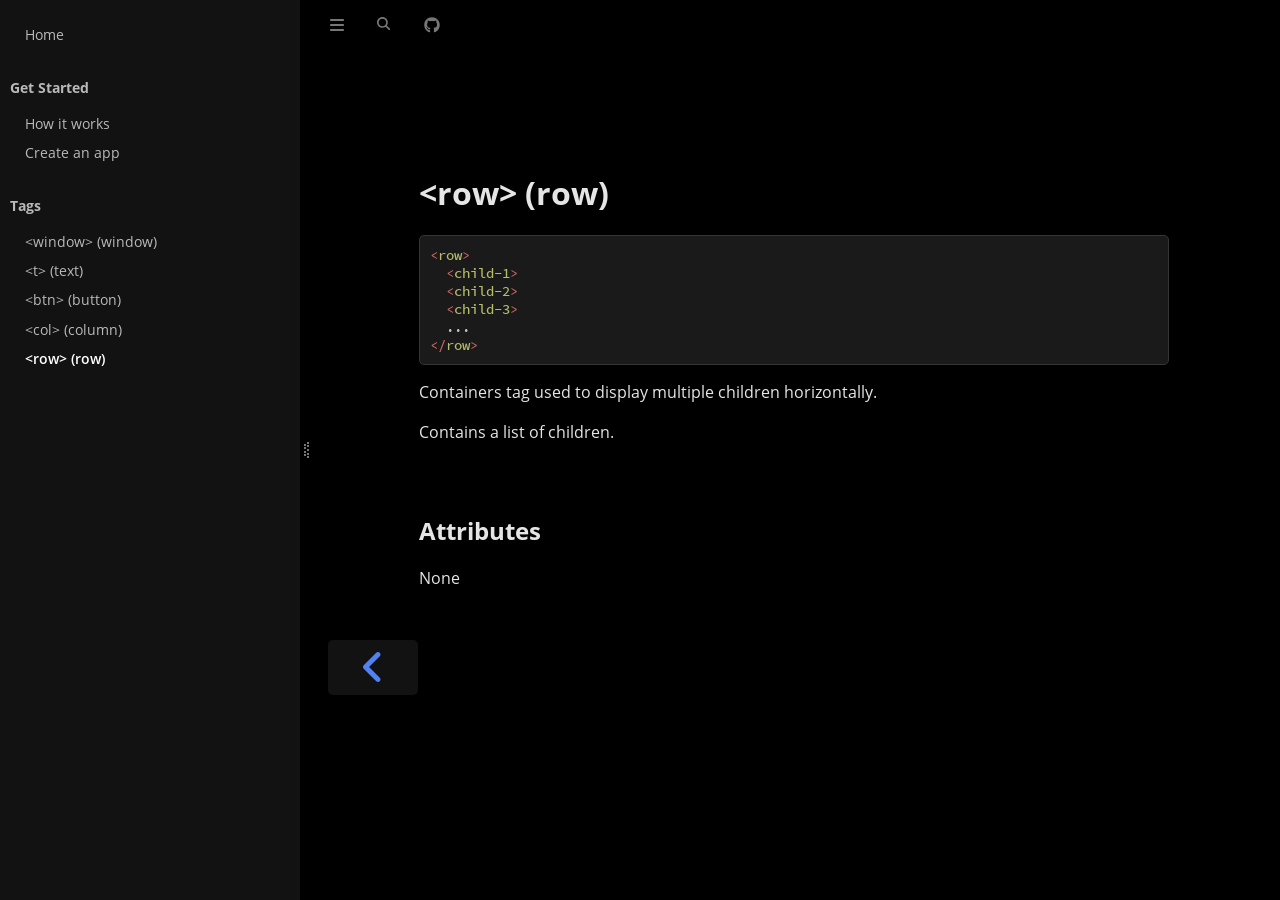
<file: tags/row.html>
<!DOCTYPE HTML>
<html lang="en" class="coal sidebar-visible" dir="ltr">
    <head>
        <!-- Book generated using mdBook -->
        <meta charset="UTF-8">
        <title>&lt;row&gt; (row) - shine</title>


        <!-- Custom HTML head -->

        <meta name="description" content="">
        <meta name="viewport" content="width=device-width, initial-scale=1">
        <meta name="theme-color" content="#ffffff">

        <link rel="icon" href="../favicon-de23e50b.svg">
        <link rel="shortcut icon" href="../favicon-8114d1fc.png">
        <link rel="stylesheet" href="../css/variables-8adf115d.css">
        <link rel="stylesheet" href="../css/general-0392ca55.css">
        <link rel="stylesheet" href="../css/chrome-fc474251.css">
        <link rel="stylesheet" href="../css/print-9e4910d8.css" media="print">

        <!-- Fonts -->
        <link rel="stylesheet" href="../fonts/fonts-9644e21d.css">

        <!-- Highlight.js Stylesheets -->
        <link rel="stylesheet" id="mdbook-highlight-css" href="../highlight-493f70e1.css">
        <link rel="stylesheet" id="mdbook-tomorrow-night-css" href="../tomorrow-night-4c0ae647.css">
        <link rel="stylesheet" id="mdbook-ayu-highlight-css" href="../ayu-highlight-3fdfc3ac.css">

        <!-- Custom theme stylesheets -->
        <link rel="stylesheet" href="../theme/custom-7f807031.css">


        <!-- Provide site root and default themes to javascript -->
        <script>
            const path_to_root = "../";
            const default_light_theme = "coal";
            const default_dark_theme = "coal";
            window.path_to_searchindex_js = "../searchindex-d00e0390.js";
        </script>
        <!-- Start loading toc.js asap -->
        <script src="../toc-5e07fb38.js"></script>
    </head>
    <body>
    <div id="mdbook-help-container">
        <div id="mdbook-help-popup">
            <h2 class="mdbook-help-title">Keyboard shortcuts</h2>
            <div>
                <p>Press <kbd>←</kbd> or <kbd>→</kbd> to navigate between chapters</p>
                <p>Press <kbd>S</kbd> or <kbd>/</kbd> to search in the book</p>
                <p>Press <kbd>?</kbd> to show this help</p>
                <p>Press <kbd>Esc</kbd> to hide this help</p>
            </div>
        </div>
    </div>
    <div id="mdbook-body-container">
        <!-- Work around some values being stored in localStorage wrapped in quotes -->
        <script>
            try {
                let theme = localStorage.getItem('mdbook-theme');
                let sidebar = localStorage.getItem('mdbook-sidebar');

                if (theme.startsWith('"') && theme.endsWith('"')) {
                    localStorage.setItem('mdbook-theme', theme.slice(1, theme.length - 1));
                }

                if (sidebar.startsWith('"') && sidebar.endsWith('"')) {
                    localStorage.setItem('mdbook-sidebar', sidebar.slice(1, sidebar.length - 1));
                }
            } catch (e) { }
        </script>

        <!-- Set the theme before any content is loaded, prevents flash -->
        <script>
            const default_theme = window.matchMedia("(prefers-color-scheme: dark)").matches ? default_dark_theme : default_light_theme;
            let theme;
            try { theme = localStorage.getItem('mdbook-theme'); } catch(e) { }
            if (theme === null || theme === undefined) { theme = default_theme; }
            const html = document.documentElement;
            html.classList.remove('coal')
            html.classList.add(theme);
            html.classList.add("js");
        </script>

        <input type="checkbox" id="mdbook-sidebar-toggle-anchor" class="hidden">

        <!-- Hide / unhide sidebar before it is displayed -->
        <script>
            let sidebar = null;
            const sidebar_toggle = document.getElementById("mdbook-sidebar-toggle-anchor");
            if (document.body.clientWidth >= 1080) {
                try { sidebar = localStorage.getItem('mdbook-sidebar'); } catch(e) { }
                sidebar = sidebar || 'visible';
            } else {
                sidebar = 'hidden';
                sidebar_toggle.checked = false;
            }
            if (sidebar === 'visible') {
                sidebar_toggle.checked = true;
            } else {
                html.classList.remove('sidebar-visible');
            }
        </script>

        <nav id="mdbook-sidebar" class="sidebar" aria-label="Table of contents">
            <!-- populated by js -->
            <mdbook-sidebar-scrollbox class="sidebar-scrollbox"></mdbook-sidebar-scrollbox>
            <noscript>
                <iframe class="sidebar-iframe-outer" src="../toc.html"></iframe>
            </noscript>
            <div id="mdbook-sidebar-resize-handle" class="sidebar-resize-handle">
                <div class="sidebar-resize-indicator"></div>
            </div>
        </nav>

        <div id="mdbook-page-wrapper" class="page-wrapper">

            <div class="page">
                <div id="mdbook-menu-bar-hover-placeholder"></div>
                <div id="mdbook-menu-bar" class="menu-bar sticky">
                    <div class="left-buttons">
                        <label id="mdbook-sidebar-toggle" class="icon-button" for="mdbook-sidebar-toggle-anchor" title="Toggle Table of Contents" aria-label="Toggle Table of Contents" aria-controls="mdbook-sidebar">
                            <span class=fa-svg><svg xmlns="http://www.w3.org/2000/svg" viewBox="0 0 448 512"><!--! Font Awesome Free 6.2.0 by @fontawesome - https://fontawesome.com License - https://fontawesome.com/license/free (Icons: CC BY 4.0, Fonts: SIL OFL 1.1, Code: MIT License) Copyright 2022 Fonticons, Inc. --><path d="M0 96C0 78.3 14.3 64 32 64H416c17.7 0 32 14.3 32 32s-14.3 32-32 32H32C14.3 128 0 113.7 0 96zM0 256c0-17.7 14.3-32 32-32H416c17.7 0 32 14.3 32 32s-14.3 32-32 32H32c-17.7 0-32-14.3-32-32zM448 416c0 17.7-14.3 32-32 32H32c-17.7 0-32-14.3-32-32s14.3-32 32-32H416c17.7 0 32 14.3 32 32z"/></svg></span>
                        </label>
                        <button id="mdbook-theme-toggle" class="icon-button" type="button" title="Change theme" aria-label="Change theme" aria-haspopup="true" aria-expanded="false" aria-controls="mdbook-theme-list">
                            <span class=fa-svg><svg xmlns="http://www.w3.org/2000/svg" viewBox="0 0 576 512"><!--! Font Awesome Free 6.2.0 by @fontawesome - https://fontawesome.com License - https://fontawesome.com/license/free (Icons: CC BY 4.0, Fonts: SIL OFL 1.1, Code: MIT License) Copyright 2022 Fonticons, Inc. --><path d="M371.3 367.1c27.3-3.9 51.9-19.4 67.2-42.9L600.2 74.1c12.6-19.5 9.4-45.3-7.6-61.2S549.7-4.4 531.1 9.6L294.4 187.2c-24 18-38.2 46.1-38.4 76.1L371.3 367.1zm-19.6 25.4l-116-104.4C175.9 290.3 128 339.6 128 400c0 3.9 .2 7.8 .6 11.6c1.8 17.5-10.2 36.4-27.8 36.4H96c-17.7 0-32 14.3-32 32s14.3 32 32 32H240c61.9 0 112-50.1 112-112c0-2.5-.1-5-.2-7.5z"/></svg></span>
                        </button>
                        <ul id="mdbook-theme-list" class="theme-popup" aria-label="Themes" role="menu">
                            <li role="none"><button role="menuitem" class="theme" id="mdbook-theme-default_theme">Auto</button></li>
                            <li role="none"><button role="menuitem" class="theme" id="mdbook-theme-light">Light</button></li>
                            <li role="none"><button role="menuitem" class="theme" id="mdbook-theme-rust">Rust</button></li>
                            <li role="none"><button role="menuitem" class="theme" id="mdbook-theme-coal">Coal</button></li>
                            <li role="none"><button role="menuitem" class="theme" id="mdbook-theme-navy">Navy</button></li>
                            <li role="none"><button role="menuitem" class="theme" id="mdbook-theme-ayu">Ayu</button></li>
                        </ul>
                        <button id="mdbook-search-toggle" class="icon-button" type="button" title="Search (`/`)" aria-label="Toggle Searchbar" aria-expanded="false" aria-keyshortcuts="/ s" aria-controls="mdbook-searchbar">
                            <span class=fa-svg><svg xmlns="http://www.w3.org/2000/svg" viewBox="0 0 512 512"><!--! Font Awesome Free 6.2.0 by @fontawesome - https://fontawesome.com License - https://fontawesome.com/license/free (Icons: CC BY 4.0, Fonts: SIL OFL 1.1, Code: MIT License) Copyright 2022 Fonticons, Inc. --><path d="M416 208c0 45.9-14.9 88.3-40 122.7L502.6 457.4c12.5 12.5 12.5 32.8 0 45.3s-32.8 12.5-45.3 0L330.7 376c-34.4 25.2-76.8 40-122.7 40C93.1 416 0 322.9 0 208S93.1 0 208 0S416 93.1 416 208zM208 352c79.5 0 144-64.5 144-144s-64.5-144-144-144S64 128.5 64 208s64.5 144 144 144z"/></svg></span>
                        </button>
                    </div>

                    <h1 class="menu-title">shine</h1>

                    <div class="right-buttons">
                        <a href="../print.html" title="Print this book" aria-label="Print this book">
                            <span class=fa-svg id="print-button"><svg xmlns="http://www.w3.org/2000/svg" viewBox="0 0 512 512"><!--! Font Awesome Free 6.2.0 by @fontawesome - https://fontawesome.com License - https://fontawesome.com/license/free (Icons: CC BY 4.0, Fonts: SIL OFL 1.1, Code: MIT License) Copyright 2022 Fonticons, Inc. --><path d="M128 0C92.7 0 64 28.7 64 64v96h64V64H354.7L384 93.3V160h64V93.3c0-17-6.7-33.3-18.7-45.3L400 18.7C388 6.7 371.7 0 354.7 0H128zM384 352v32 64H128V384 368 352H384zm64 32h32c17.7 0 32-14.3 32-32V256c0-35.3-28.7-64-64-64H64c-35.3 0-64 28.7-64 64v96c0 17.7 14.3 32 32 32H64v64c0 35.3 28.7 64 64 64H384c35.3 0 64-28.7 64-64V384zm-16-88c-13.3 0-24-10.7-24-24s10.7-24 24-24s24 10.7 24 24s-10.7 24-24 24z"/></svg></span>
                        </a>
                        <a href="https://github.com/eloi-menaud/shine" title="Git repository" aria-label="Git repository">
                            <span class=fa-svg><svg xmlns="http://www.w3.org/2000/svg" viewBox="0 0 496 512"><!--! Font Awesome Free 6.2.0 by @fontawesome - https://fontawesome.com License - https://fontawesome.com/license/free (Icons: CC BY 4.0, Fonts: SIL OFL 1.1, Code: MIT License) Copyright 2022 Fonticons, Inc. --><path d="M165.9 397.4c0 2-2.3 3.6-5.2 3.6-3.3.3-5.6-1.3-5.6-3.6 0-2 2.3-3.6 5.2-3.6 3-.3 5.6 1.3 5.6 3.6zm-31.1-4.5c-.7 2 1.3 4.3 4.3 4.9 2.6 1 5.6 0 6.2-2s-1.3-4.3-4.3-5.2c-2.6-.7-5.5.3-6.2 2.3zm44.2-1.7c-2.9.7-4.9 2.6-4.6 4.9.3 2 2.9 3.3 5.9 2.6 2.9-.7 4.9-2.6 4.6-4.6-.3-1.9-3-3.2-5.9-2.9zM244.8 8C106.1 8 0 113.3 0 252c0 110.9 69.8 205.8 169.5 239.2 12.8 2.3 17.3-5.6 17.3-12.1 0-6.2-.3-40.4-.3-61.4 0 0-70 15-84.7-29.8 0 0-11.4-29.1-27.8-36.6 0 0-22.9-15.7 1.6-15.4 0 0 24.9 2 38.6 25.8 21.9 38.6 58.6 27.5 72.9 20.9 2.3-16 8.8-27.1 16-33.7-55.9-6.2-112.3-14.3-112.3-110.5 0-27.5 7.6-41.3 23.6-58.9-2.6-6.5-11.1-33.3 2.6-67.9 20.9-6.5 69 27 69 27 20-5.6 41.5-8.5 62.8-8.5s42.8 2.9 62.8 8.5c0 0 48.1-33.6 69-27 13.7 34.7 5.2 61.4 2.6 67.9 16 17.7 25.8 31.5 25.8 58.9 0 96.5-58.9 104.2-114.8 110.5 9.2 7.9 17 22.9 17 46.4 0 33.7-.3 75.4-.3 83.6 0 6.5 4.6 14.4 17.3 12.1C428.2 457.8 496 362.9 496 252 496 113.3 383.5 8 244.8 8zM97.2 352.9c-1.3 1-1 3.3.7 5.2 1.6 1.6 3.9 2.3 5.2 1 1.3-1 1-3.3-.7-5.2-1.6-1.6-3.9-2.3-5.2-1zm-10.8-8.1c-.7 1.3.3 2.9 2.3 3.9 1.6 1 3.6.7 4.3-.7.7-1.3-.3-2.9-2.3-3.9-2-.6-3.6-.3-4.3.7zm32.4 35.6c-1.6 1.3-1 4.3 1.3 6.2 2.3 2.3 5.2 2.6 6.5 1 1.3-1.3.7-4.3-1.3-6.2-2.2-2.3-5.2-2.6-6.5-1zm-11.4-14.7c-1.6 1-1.6 3.6 0 5.9 1.6 2.3 4.3 3.3 5.6 2.3 1.6-1.3 1.6-3.9 0-6.2-1.4-2.3-4-3.3-5.6-2z"/></svg></span>
                        </a>

                    </div>
                </div>

                <div id="mdbook-search-wrapper" class="hidden">
                    <form id="mdbook-searchbar-outer" class="searchbar-outer">
                        <div class="search-wrapper">
                            <input type="search" id="mdbook-searchbar" name="searchbar" placeholder="Search this book ..." aria-controls="mdbook-searchresults-outer" aria-describedby="searchresults-header">
                            <div class="spinner-wrapper">
                                <span class=fa-svg id="fa-spin"><svg xmlns="http://www.w3.org/2000/svg" viewBox="0 0 512 512"><!--! Font Awesome Free 6.2.0 by @fontawesome - https://fontawesome.com License - https://fontawesome.com/license/free (Icons: CC BY 4.0, Fonts: SIL OFL 1.1, Code: MIT License) Copyright 2022 Fonticons, Inc. --><path d="M304 48c0-26.5-21.5-48-48-48s-48 21.5-48 48s21.5 48 48 48s48-21.5 48-48zm0 416c0-26.5-21.5-48-48-48s-48 21.5-48 48s21.5 48 48 48s48-21.5 48-48zM48 304c26.5 0 48-21.5 48-48s-21.5-48-48-48s-48 21.5-48 48s21.5 48 48 48zm464-48c0-26.5-21.5-48-48-48s-48 21.5-48 48s21.5 48 48 48s48-21.5 48-48zM142.9 437c18.7-18.7 18.7-49.1 0-67.9s-49.1-18.7-67.9 0s-18.7 49.1 0 67.9s49.1 18.7 67.9 0zm0-294.2c18.7-18.7 18.7-49.1 0-67.9S93.7 56.2 75 75s-18.7 49.1 0 67.9s49.1 18.7 67.9 0zM369.1 437c18.7 18.7 49.1 18.7 67.9 0s18.7-49.1 0-67.9s-49.1-18.7-67.9 0s-18.7 49.1 0 67.9z"/></svg></span>
                            </div>
                        </div>
                    </form>
                    <div id="mdbook-searchresults-outer" class="searchresults-outer hidden">
                        <div id="mdbook-searchresults-header" class="searchresults-header"></div>
                        <ul id="mdbook-searchresults">
                        </ul>
                    </div>
                </div>

                <!-- Apply ARIA attributes after the sidebar and the sidebar toggle button are added to the DOM -->
                <script>
                    document.getElementById('mdbook-sidebar-toggle').setAttribute('aria-expanded', sidebar === 'visible');
                    document.getElementById('mdbook-sidebar').setAttribute('aria-hidden', sidebar !== 'visible');
                    Array.from(document.querySelectorAll('#mdbook-sidebar a')).forEach(function(link) {
                        link.setAttribute('tabIndex', sidebar === 'visible' ? 0 : -1);
                    });
                </script>

                <div id="mdbook-content" class="content">
                    <main>
                        <h1 id="row-row"><a class="header" href="#row-row">&lt;row&gt; (row)</a></h1>
<pre><code class="language-xml">&lt;row&gt;
  &lt;child-1&gt;
  &lt;child-2&gt;
  &lt;child-3&gt;
  ...
&lt;/row&gt;
</code></pre>
<p>Containers tag used to display multiple children horizontally.</p>
<p>Contains a list of children.</p>
<h2 id="attributes"><a class="header" href="#attributes">Attributes</a></h2>
<p>None</p>

                    </main>

                    <nav class="nav-wrapper" aria-label="Page navigation">
                        <!-- Mobile navigation buttons -->
                            <a rel="prev" href="../tags/col.html" class="mobile-nav-chapters previous" title="Previous chapter" aria-label="Previous chapter" aria-keyshortcuts="Left">
                                <span class=fa-svg><svg xmlns="http://www.w3.org/2000/svg" viewBox="0 0 320 512"><!--! Font Awesome Free 6.2.0 by @fontawesome - https://fontawesome.com License - https://fontawesome.com/license/free (Icons: CC BY 4.0, Fonts: SIL OFL 1.1, Code: MIT License) Copyright 2022 Fonticons, Inc. --><path d="M41.4 233.4c-12.5 12.5-12.5 32.8 0 45.3l160 160c12.5 12.5 32.8 12.5 45.3 0s12.5-32.8 0-45.3L109.3 256 246.6 118.6c12.5-12.5 12.5-32.8 0-45.3s-32.8-12.5-45.3 0l-160 160z"/></svg></span>
                            </a>


                        <div style="clear: both"></div>
                    </nav>
                </div>
            </div>

            <nav class="nav-wide-wrapper" aria-label="Page navigation">
                    <a rel="prev" href="../tags/col.html" class="nav-chapters previous" title="Previous chapter" aria-label="Previous chapter" aria-keyshortcuts="Left">
                        <span class=fa-svg><svg xmlns="http://www.w3.org/2000/svg" viewBox="0 0 320 512"><!--! Font Awesome Free 6.2.0 by @fontawesome - https://fontawesome.com License - https://fontawesome.com/license/free (Icons: CC BY 4.0, Fonts: SIL OFL 1.1, Code: MIT License) Copyright 2022 Fonticons, Inc. --><path d="M41.4 233.4c-12.5 12.5-12.5 32.8 0 45.3l160 160c12.5 12.5 32.8 12.5 45.3 0s12.5-32.8 0-45.3L109.3 256 246.6 118.6c12.5-12.5 12.5-32.8 0-45.3s-32.8-12.5-45.3 0l-160 160z"/></svg></span>
                    </a>

            </nav>

        </div>

        <template id=fa-eye><span class=fa-svg><svg xmlns="http://www.w3.org/2000/svg" viewBox="0 0 576 512"><!--! Font Awesome Free 6.2.0 by @fontawesome - https://fontawesome.com License - https://fontawesome.com/license/free (Icons: CC BY 4.0, Fonts: SIL OFL 1.1, Code: MIT License) Copyright 2022 Fonticons, Inc. --><path d="M288 32c-80.8 0-145.5 36.8-192.6 80.6C48.6 156 17.3 208 2.5 243.7c-3.3 7.9-3.3 16.7 0 24.6C17.3 304 48.6 356 95.4 399.4C142.5 443.2 207.2 480 288 480s145.5-36.8 192.6-80.6c46.8-43.5 78.1-95.4 93-131.1c3.3-7.9 3.3-16.7 0-24.6c-14.9-35.7-46.2-87.7-93-131.1C433.5 68.8 368.8 32 288 32zM432 256c0 79.5-64.5 144-144 144s-144-64.5-144-144s64.5-144 144-144s144 64.5 144 144zM288 192c0 35.3-28.7 64-64 64c-11.5 0-22.3-3-31.6-8.4c-.2 2.8-.4 5.5-.4 8.4c0 53 43 96 96 96s96-43 96-96s-43-96-96-96c-2.8 0-5.6 .1-8.4 .4c5.3 9.3 8.4 20.1 8.4 31.6z"/></svg></span></template>
        <template id=fa-eye-slash><span class=fa-svg><svg xmlns="http://www.w3.org/2000/svg" viewBox="0 0 640 512"><!--! Font Awesome Free 6.2.0 by @fontawesome - https://fontawesome.com License - https://fontawesome.com/license/free (Icons: CC BY 4.0, Fonts: SIL OFL 1.1, Code: MIT License) Copyright 2022 Fonticons, Inc. --><path d="M38.8 5.1C28.4-3.1 13.3-1.2 5.1 9.2S-1.2 34.7 9.2 42.9l592 464c10.4 8.2 25.5 6.3 33.7-4.1s6.3-25.5-4.1-33.7L525.6 386.7c39.6-40.6 66.4-86.1 79.9-118.4c3.3-7.9 3.3-16.7 0-24.6c-14.9-35.7-46.2-87.7-93-131.1C465.5 68.8 400.8 32 320 32c-68.2 0-125 26.3-169.3 60.8L38.8 5.1zM223.1 149.5C248.6 126.2 282.7 112 320 112c79.5 0 144 64.5 144 144c0 24.9-6.3 48.3-17.4 68.7L408 294.5c5.2-11.8 8-24.8 8-38.5c0-53-43-96-96-96c-2.8 0-5.6 .1-8.4 .4c5.3 9.3 8.4 20.1 8.4 31.6c0 10.2-2.4 19.8-6.6 28.3l-90.3-70.8zm223.1 298L373 389.9c-16.4 6.5-34.3 10.1-53 10.1c-79.5 0-144-64.5-144-144c0-6.9 .5-13.6 1.4-20.2L83.1 161.5C60.3 191.2 44 220.8 34.5 243.7c-3.3 7.9-3.3 16.7 0 24.6c14.9 35.7 46.2 87.7 93 131.1C174.5 443.2 239.2 480 320 480c47.8 0 89.9-12.9 126.2-32.5z"/></svg></span></template>
        <template id=fa-copy><span class=fa-svg><svg xmlns="http://www.w3.org/2000/svg" viewBox="0 0 512 512"><!--! Font Awesome Free 6.2.0 by @fontawesome - https://fontawesome.com License - https://fontawesome.com/license/free (Icons: CC BY 4.0, Fonts: SIL OFL 1.1, Code: MIT License) Copyright 2022 Fonticons, Inc. --><path d="M502.6 70.63l-61.25-61.25C435.4 3.371 427.2 0 418.7 0H255.1c-35.35 0-64 28.66-64 64l.0195 256C192 355.4 220.7 384 256 384h192c35.2 0 64-28.8 64-64V93.25C512 84.77 508.6 76.63 502.6 70.63zM464 320c0 8.836-7.164 16-16 16H255.1c-8.838 0-16-7.164-16-16L239.1 64.13c0-8.836 7.164-16 16-16h128L384 96c0 17.67 14.33 32 32 32h47.1V320zM272 448c0 8.836-7.164 16-16 16H63.1c-8.838 0-16-7.164-16-16L47.98 192.1c0-8.836 7.164-16 16-16H160V128H63.99c-35.35 0-64 28.65-64 64l.0098 256C.002 483.3 28.66 512 64 512h192c35.2 0 64-28.8 64-64v-32h-47.1L272 448z"/></svg></span></template>
        <template id=fa-play><span class=fa-svg><svg xmlns="http://www.w3.org/2000/svg" viewBox="0 0 384 512"><!--! Font Awesome Free 6.2.0 by @fontawesome - https://fontawesome.com License - https://fontawesome.com/license/free (Icons: CC BY 4.0, Fonts: SIL OFL 1.1, Code: MIT License) Copyright 2022 Fonticons, Inc. --><path d="M73 39c-14.8-9.1-33.4-9.4-48.5-.9S0 62.6 0 80V432c0 17.4 9.4 33.4 24.5 41.9s33.7 8.1 48.5-.9L361 297c14.3-8.7 23-24.2 23-41s-8.7-32.2-23-41L73 39z"/></svg></span></template>
        <template id=fa-clock-rotate-left><span class=fa-svg><svg xmlns="http://www.w3.org/2000/svg" viewBox="0 0 512 512"><!--! Font Awesome Free 6.2.0 by @fontawesome - https://fontawesome.com License - https://fontawesome.com/license/free (Icons: CC BY 4.0, Fonts: SIL OFL 1.1, Code: MIT License) Copyright 2022 Fonticons, Inc. --><path d="M75 75L41 41C25.9 25.9 0 36.6 0 57.9V168c0 13.3 10.7 24 24 24H134.1c21.4 0 32.1-25.9 17-41l-30.8-30.8C155 85.5 203 64 256 64c106 0 192 86 192 192s-86 192-192 192c-40.8 0-78.6-12.7-109.7-34.4c-14.5-10.1-34.4-6.6-44.6 7.9s-6.6 34.4 7.9 44.6C151.2 495 201.7 512 256 512c141.4 0 256-114.6 256-256S397.4 0 256 0C185.3 0 121.3 28.7 75 75zm181 53c-13.3 0-24 10.7-24 24V256c0 6.4 2.5 12.5 7 17l72 72c9.4 9.4 24.6 9.4 33.9 0s9.4-24.6 0-33.9l-65-65V152c0-13.3-10.7-24-24-24z"/></svg></span></template>



        <script>
            window.playground_copyable = true;
        </script>


        <script src="../elasticlunr-ef4e11c1.min.js"></script>
        <script src="../mark-09e88c2c.min.js"></script>
        <script src="../searcher-09f2665d.js"></script>

        <script src="../clipboard-1626706a.min.js"></script>
        <script src="../highlight-abc7f01d.js"></script>
        <script src="../book-c22b7243.js"></script>

        <!-- Custom JS scripts -->



    </div>
    </body>
</html>
</file>
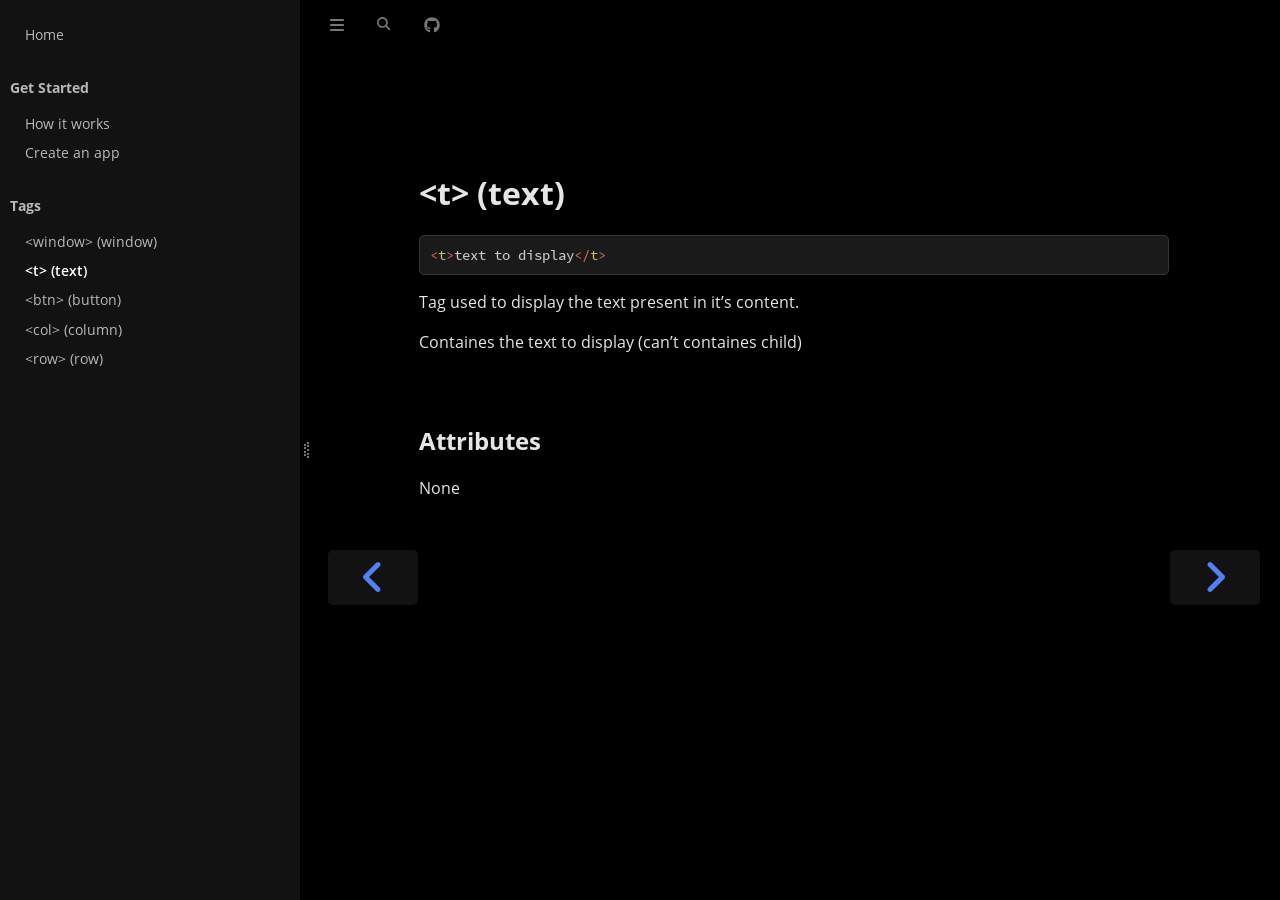
<file: tags/t.html>
<!DOCTYPE HTML>
<html lang="en" class="coal sidebar-visible" dir="ltr">
    <head>
        <!-- Book generated using mdBook -->
        <meta charset="UTF-8">
        <title>&lt;t&gt; (text) - shine</title>


        <!-- Custom HTML head -->

        <meta name="description" content="">
        <meta name="viewport" content="width=device-width, initial-scale=1">
        <meta name="theme-color" content="#ffffff">

        <link rel="icon" href="../favicon-de23e50b.svg">
        <link rel="shortcut icon" href="../favicon-8114d1fc.png">
        <link rel="stylesheet" href="../css/variables-8adf115d.css">
        <link rel="stylesheet" href="../css/general-0392ca55.css">
        <link rel="stylesheet" href="../css/chrome-fc474251.css">
        <link rel="stylesheet" href="../css/print-9e4910d8.css" media="print">

        <!-- Fonts -->
        <link rel="stylesheet" href="../fonts/fonts-9644e21d.css">

        <!-- Highlight.js Stylesheets -->
        <link rel="stylesheet" id="mdbook-highlight-css" href="../highlight-493f70e1.css">
        <link rel="stylesheet" id="mdbook-tomorrow-night-css" href="../tomorrow-night-4c0ae647.css">
        <link rel="stylesheet" id="mdbook-ayu-highlight-css" href="../ayu-highlight-3fdfc3ac.css">

        <!-- Custom theme stylesheets -->
        <link rel="stylesheet" href="../theme/custom-7f807031.css">


        <!-- Provide site root and default themes to javascript -->
        <script>
            const path_to_root = "../";
            const default_light_theme = "coal";
            const default_dark_theme = "coal";
            window.path_to_searchindex_js = "../searchindex-d00e0390.js";
        </script>
        <!-- Start loading toc.js asap -->
        <script src="../toc-5e07fb38.js"></script>
    </head>
    <body>
    <div id="mdbook-help-container">
        <div id="mdbook-help-popup">
            <h2 class="mdbook-help-title">Keyboard shortcuts</h2>
            <div>
                <p>Press <kbd>←</kbd> or <kbd>→</kbd> to navigate between chapters</p>
                <p>Press <kbd>S</kbd> or <kbd>/</kbd> to search in the book</p>
                <p>Press <kbd>?</kbd> to show this help</p>
                <p>Press <kbd>Esc</kbd> to hide this help</p>
            </div>
        </div>
    </div>
    <div id="mdbook-body-container">
        <!-- Work around some values being stored in localStorage wrapped in quotes -->
        <script>
            try {
                let theme = localStorage.getItem('mdbook-theme');
                let sidebar = localStorage.getItem('mdbook-sidebar');

                if (theme.startsWith('"') && theme.endsWith('"')) {
                    localStorage.setItem('mdbook-theme', theme.slice(1, theme.length - 1));
                }

                if (sidebar.startsWith('"') && sidebar.endsWith('"')) {
                    localStorage.setItem('mdbook-sidebar', sidebar.slice(1, sidebar.length - 1));
                }
            } catch (e) { }
        </script>

        <!-- Set the theme before any content is loaded, prevents flash -->
        <script>
            const default_theme = window.matchMedia("(prefers-color-scheme: dark)").matches ? default_dark_theme : default_light_theme;
            let theme;
            try { theme = localStorage.getItem('mdbook-theme'); } catch(e) { }
            if (theme === null || theme === undefined) { theme = default_theme; }
            const html = document.documentElement;
            html.classList.remove('coal')
            html.classList.add(theme);
            html.classList.add("js");
        </script>

        <input type="checkbox" id="mdbook-sidebar-toggle-anchor" class="hidden">

        <!-- Hide / unhide sidebar before it is displayed -->
        <script>
            let sidebar = null;
            const sidebar_toggle = document.getElementById("mdbook-sidebar-toggle-anchor");
            if (document.body.clientWidth >= 1080) {
                try { sidebar = localStorage.getItem('mdbook-sidebar'); } catch(e) { }
                sidebar = sidebar || 'visible';
            } else {
                sidebar = 'hidden';
                sidebar_toggle.checked = false;
            }
            if (sidebar === 'visible') {
                sidebar_toggle.checked = true;
            } else {
                html.classList.remove('sidebar-visible');
            }
        </script>

        <nav id="mdbook-sidebar" class="sidebar" aria-label="Table of contents">
            <!-- populated by js -->
            <mdbook-sidebar-scrollbox class="sidebar-scrollbox"></mdbook-sidebar-scrollbox>
            <noscript>
                <iframe class="sidebar-iframe-outer" src="../toc.html"></iframe>
            </noscript>
            <div id="mdbook-sidebar-resize-handle" class="sidebar-resize-handle">
                <div class="sidebar-resize-indicator"></div>
            </div>
        </nav>

        <div id="mdbook-page-wrapper" class="page-wrapper">

            <div class="page">
                <div id="mdbook-menu-bar-hover-placeholder"></div>
                <div id="mdbook-menu-bar" class="menu-bar sticky">
                    <div class="left-buttons">
                        <label id="mdbook-sidebar-toggle" class="icon-button" for="mdbook-sidebar-toggle-anchor" title="Toggle Table of Contents" aria-label="Toggle Table of Contents" aria-controls="mdbook-sidebar">
                            <span class=fa-svg><svg xmlns="http://www.w3.org/2000/svg" viewBox="0 0 448 512"><!--! Font Awesome Free 6.2.0 by @fontawesome - https://fontawesome.com License - https://fontawesome.com/license/free (Icons: CC BY 4.0, Fonts: SIL OFL 1.1, Code: MIT License) Copyright 2022 Fonticons, Inc. --><path d="M0 96C0 78.3 14.3 64 32 64H416c17.7 0 32 14.3 32 32s-14.3 32-32 32H32C14.3 128 0 113.7 0 96zM0 256c0-17.7 14.3-32 32-32H416c17.7 0 32 14.3 32 32s-14.3 32-32 32H32c-17.7 0-32-14.3-32-32zM448 416c0 17.7-14.3 32-32 32H32c-17.7 0-32-14.3-32-32s14.3-32 32-32H416c17.7 0 32 14.3 32 32z"/></svg></span>
                        </label>
                        <button id="mdbook-theme-toggle" class="icon-button" type="button" title="Change theme" aria-label="Change theme" aria-haspopup="true" aria-expanded="false" aria-controls="mdbook-theme-list">
                            <span class=fa-svg><svg xmlns="http://www.w3.org/2000/svg" viewBox="0 0 576 512"><!--! Font Awesome Free 6.2.0 by @fontawesome - https://fontawesome.com License - https://fontawesome.com/license/free (Icons: CC BY 4.0, Fonts: SIL OFL 1.1, Code: MIT License) Copyright 2022 Fonticons, Inc. --><path d="M371.3 367.1c27.3-3.9 51.9-19.4 67.2-42.9L600.2 74.1c12.6-19.5 9.4-45.3-7.6-61.2S549.7-4.4 531.1 9.6L294.4 187.2c-24 18-38.2 46.1-38.4 76.1L371.3 367.1zm-19.6 25.4l-116-104.4C175.9 290.3 128 339.6 128 400c0 3.9 .2 7.8 .6 11.6c1.8 17.5-10.2 36.4-27.8 36.4H96c-17.7 0-32 14.3-32 32s14.3 32 32 32H240c61.9 0 112-50.1 112-112c0-2.5-.1-5-.2-7.5z"/></svg></span>
                        </button>
                        <ul id="mdbook-theme-list" class="theme-popup" aria-label="Themes" role="menu">
                            <li role="none"><button role="menuitem" class="theme" id="mdbook-theme-default_theme">Auto</button></li>
                            <li role="none"><button role="menuitem" class="theme" id="mdbook-theme-light">Light</button></li>
                            <li role="none"><button role="menuitem" class="theme" id="mdbook-theme-rust">Rust</button></li>
                            <li role="none"><button role="menuitem" class="theme" id="mdbook-theme-coal">Coal</button></li>
                            <li role="none"><button role="menuitem" class="theme" id="mdbook-theme-navy">Navy</button></li>
                            <li role="none"><button role="menuitem" class="theme" id="mdbook-theme-ayu">Ayu</button></li>
                        </ul>
                        <button id="mdbook-search-toggle" class="icon-button" type="button" title="Search (`/`)" aria-label="Toggle Searchbar" aria-expanded="false" aria-keyshortcuts="/ s" aria-controls="mdbook-searchbar">
                            <span class=fa-svg><svg xmlns="http://www.w3.org/2000/svg" viewBox="0 0 512 512"><!--! Font Awesome Free 6.2.0 by @fontawesome - https://fontawesome.com License - https://fontawesome.com/license/free (Icons: CC BY 4.0, Fonts: SIL OFL 1.1, Code: MIT License) Copyright 2022 Fonticons, Inc. --><path d="M416 208c0 45.9-14.9 88.3-40 122.7L502.6 457.4c12.5 12.5 12.5 32.8 0 45.3s-32.8 12.5-45.3 0L330.7 376c-34.4 25.2-76.8 40-122.7 40C93.1 416 0 322.9 0 208S93.1 0 208 0S416 93.1 416 208zM208 352c79.5 0 144-64.5 144-144s-64.5-144-144-144S64 128.5 64 208s64.5 144 144 144z"/></svg></span>
                        </button>
                    </div>

                    <h1 class="menu-title">shine</h1>

                    <div class="right-buttons">
                        <a href="../print.html" title="Print this book" aria-label="Print this book">
                            <span class=fa-svg id="print-button"><svg xmlns="http://www.w3.org/2000/svg" viewBox="0 0 512 512"><!--! Font Awesome Free 6.2.0 by @fontawesome - https://fontawesome.com License - https://fontawesome.com/license/free (Icons: CC BY 4.0, Fonts: SIL OFL 1.1, Code: MIT License) Copyright 2022 Fonticons, Inc. --><path d="M128 0C92.7 0 64 28.7 64 64v96h64V64H354.7L384 93.3V160h64V93.3c0-17-6.7-33.3-18.7-45.3L400 18.7C388 6.7 371.7 0 354.7 0H128zM384 352v32 64H128V384 368 352H384zm64 32h32c17.7 0 32-14.3 32-32V256c0-35.3-28.7-64-64-64H64c-35.3 0-64 28.7-64 64v96c0 17.7 14.3 32 32 32H64v64c0 35.3 28.7 64 64 64H384c35.3 0 64-28.7 64-64V384zm-16-88c-13.3 0-24-10.7-24-24s10.7-24 24-24s24 10.7 24 24s-10.7 24-24 24z"/></svg></span>
                        </a>
                        <a href="https://github.com/eloi-menaud/shine" title="Git repository" aria-label="Git repository">
                            <span class=fa-svg><svg xmlns="http://www.w3.org/2000/svg" viewBox="0 0 496 512"><!--! Font Awesome Free 6.2.0 by @fontawesome - https://fontawesome.com License - https://fontawesome.com/license/free (Icons: CC BY 4.0, Fonts: SIL OFL 1.1, Code: MIT License) Copyright 2022 Fonticons, Inc. --><path d="M165.9 397.4c0 2-2.3 3.6-5.2 3.6-3.3.3-5.6-1.3-5.6-3.6 0-2 2.3-3.6 5.2-3.6 3-.3 5.6 1.3 5.6 3.6zm-31.1-4.5c-.7 2 1.3 4.3 4.3 4.9 2.6 1 5.6 0 6.2-2s-1.3-4.3-4.3-5.2c-2.6-.7-5.5.3-6.2 2.3zm44.2-1.7c-2.9.7-4.9 2.6-4.6 4.9.3 2 2.9 3.3 5.9 2.6 2.9-.7 4.9-2.6 4.6-4.6-.3-1.9-3-3.2-5.9-2.9zM244.8 8C106.1 8 0 113.3 0 252c0 110.9 69.8 205.8 169.5 239.2 12.8 2.3 17.3-5.6 17.3-12.1 0-6.2-.3-40.4-.3-61.4 0 0-70 15-84.7-29.8 0 0-11.4-29.1-27.8-36.6 0 0-22.9-15.7 1.6-15.4 0 0 24.9 2 38.6 25.8 21.9 38.6 58.6 27.5 72.9 20.9 2.3-16 8.8-27.1 16-33.7-55.9-6.2-112.3-14.3-112.3-110.5 0-27.5 7.6-41.3 23.6-58.9-2.6-6.5-11.1-33.3 2.6-67.9 20.9-6.5 69 27 69 27 20-5.6 41.5-8.5 62.8-8.5s42.8 2.9 62.8 8.5c0 0 48.1-33.6 69-27 13.7 34.7 5.2 61.4 2.6 67.9 16 17.7 25.8 31.5 25.8 58.9 0 96.5-58.9 104.2-114.8 110.5 9.2 7.9 17 22.9 17 46.4 0 33.7-.3 75.4-.3 83.6 0 6.5 4.6 14.4 17.3 12.1C428.2 457.8 496 362.9 496 252 496 113.3 383.5 8 244.8 8zM97.2 352.9c-1.3 1-1 3.3.7 5.2 1.6 1.6 3.9 2.3 5.2 1 1.3-1 1-3.3-.7-5.2-1.6-1.6-3.9-2.3-5.2-1zm-10.8-8.1c-.7 1.3.3 2.9 2.3 3.9 1.6 1 3.6.7 4.3-.7.7-1.3-.3-2.9-2.3-3.9-2-.6-3.6-.3-4.3.7zm32.4 35.6c-1.6 1.3-1 4.3 1.3 6.2 2.3 2.3 5.2 2.6 6.5 1 1.3-1.3.7-4.3-1.3-6.2-2.2-2.3-5.2-2.6-6.5-1zm-11.4-14.7c-1.6 1-1.6 3.6 0 5.9 1.6 2.3 4.3 3.3 5.6 2.3 1.6-1.3 1.6-3.9 0-6.2-1.4-2.3-4-3.3-5.6-2z"/></svg></span>
                        </a>

                    </div>
                </div>

                <div id="mdbook-search-wrapper" class="hidden">
                    <form id="mdbook-searchbar-outer" class="searchbar-outer">
                        <div class="search-wrapper">
                            <input type="search" id="mdbook-searchbar" name="searchbar" placeholder="Search this book ..." aria-controls="mdbook-searchresults-outer" aria-describedby="searchresults-header">
                            <div class="spinner-wrapper">
                                <span class=fa-svg id="fa-spin"><svg xmlns="http://www.w3.org/2000/svg" viewBox="0 0 512 512"><!--! Font Awesome Free 6.2.0 by @fontawesome - https://fontawesome.com License - https://fontawesome.com/license/free (Icons: CC BY 4.0, Fonts: SIL OFL 1.1, Code: MIT License) Copyright 2022 Fonticons, Inc. --><path d="M304 48c0-26.5-21.5-48-48-48s-48 21.5-48 48s21.5 48 48 48s48-21.5 48-48zm0 416c0-26.5-21.5-48-48-48s-48 21.5-48 48s21.5 48 48 48s48-21.5 48-48zM48 304c26.5 0 48-21.5 48-48s-21.5-48-48-48s-48 21.5-48 48s21.5 48 48 48zm464-48c0-26.5-21.5-48-48-48s-48 21.5-48 48s21.5 48 48 48s48-21.5 48-48zM142.9 437c18.7-18.7 18.7-49.1 0-67.9s-49.1-18.7-67.9 0s-18.7 49.1 0 67.9s49.1 18.7 67.9 0zm0-294.2c18.7-18.7 18.7-49.1 0-67.9S93.7 56.2 75 75s-18.7 49.1 0 67.9s49.1 18.7 67.9 0zM369.1 437c18.7 18.7 49.1 18.7 67.9 0s18.7-49.1 0-67.9s-49.1-18.7-67.9 0s-18.7 49.1 0 67.9z"/></svg></span>
                            </div>
                        </div>
                    </form>
                    <div id="mdbook-searchresults-outer" class="searchresults-outer hidden">
                        <div id="mdbook-searchresults-header" class="searchresults-header"></div>
                        <ul id="mdbook-searchresults">
                        </ul>
                    </div>
                </div>

                <!-- Apply ARIA attributes after the sidebar and the sidebar toggle button are added to the DOM -->
                <script>
                    document.getElementById('mdbook-sidebar-toggle').setAttribute('aria-expanded', sidebar === 'visible');
                    document.getElementById('mdbook-sidebar').setAttribute('aria-hidden', sidebar !== 'visible');
                    Array.from(document.querySelectorAll('#mdbook-sidebar a')).forEach(function(link) {
                        link.setAttribute('tabIndex', sidebar === 'visible' ? 0 : -1);
                    });
                </script>

                <div id="mdbook-content" class="content">
                    <main>
                        <h1 id="t-text"><a class="header" href="#t-text">&lt;t&gt; (text)</a></h1>
<pre><code class="language-xml">&lt;t&gt;text to display&lt;/t&gt;
</code></pre>
<p>Tag used to display the text present in it’s content.</p>
<p>Containes the text to display (can’t containes child)</p>
<h2 id="attributes"><a class="header" href="#attributes">Attributes</a></h2>
<p>None</p>

                    </main>

                    <nav class="nav-wrapper" aria-label="Page navigation">
                        <!-- Mobile navigation buttons -->
                            <a rel="prev" href="../tags/window.html" class="mobile-nav-chapters previous" title="Previous chapter" aria-label="Previous chapter" aria-keyshortcuts="Left">
                                <span class=fa-svg><svg xmlns="http://www.w3.org/2000/svg" viewBox="0 0 320 512"><!--! Font Awesome Free 6.2.0 by @fontawesome - https://fontawesome.com License - https://fontawesome.com/license/free (Icons: CC BY 4.0, Fonts: SIL OFL 1.1, Code: MIT License) Copyright 2022 Fonticons, Inc. --><path d="M41.4 233.4c-12.5 12.5-12.5 32.8 0 45.3l160 160c12.5 12.5 32.8 12.5 45.3 0s12.5-32.8 0-45.3L109.3 256 246.6 118.6c12.5-12.5 12.5-32.8 0-45.3s-32.8-12.5-45.3 0l-160 160z"/></svg></span>
                            </a>

                            <a rel="next prefetch" href="../tags/btn.html" class="mobile-nav-chapters next" title="Next chapter" aria-label="Next chapter" aria-keyshortcuts="Right">
                                <span class=fa-svg><svg xmlns="http://www.w3.org/2000/svg" viewBox="0 0 320 512"><!--! Font Awesome Free 6.2.0 by @fontawesome - https://fontawesome.com License - https://fontawesome.com/license/free (Icons: CC BY 4.0, Fonts: SIL OFL 1.1, Code: MIT License) Copyright 2022 Fonticons, Inc. --><path d="M278.6 233.4c12.5 12.5 12.5 32.8 0 45.3l-160 160c-12.5 12.5-32.8 12.5-45.3 0s-12.5-32.8 0-45.3L210.7 256 73.4 118.6c-12.5-12.5-12.5-32.8 0-45.3s32.8-12.5 45.3 0l160 160z"/></svg></span>
                            </a>

                        <div style="clear: both"></div>
                    </nav>
                </div>
            </div>

            <nav class="nav-wide-wrapper" aria-label="Page navigation">
                    <a rel="prev" href="../tags/window.html" class="nav-chapters previous" title="Previous chapter" aria-label="Previous chapter" aria-keyshortcuts="Left">
                        <span class=fa-svg><svg xmlns="http://www.w3.org/2000/svg" viewBox="0 0 320 512"><!--! Font Awesome Free 6.2.0 by @fontawesome - https://fontawesome.com License - https://fontawesome.com/license/free (Icons: CC BY 4.0, Fonts: SIL OFL 1.1, Code: MIT License) Copyright 2022 Fonticons, Inc. --><path d="M41.4 233.4c-12.5 12.5-12.5 32.8 0 45.3l160 160c12.5 12.5 32.8 12.5 45.3 0s12.5-32.8 0-45.3L109.3 256 246.6 118.6c12.5-12.5 12.5-32.8 0-45.3s-32.8-12.5-45.3 0l-160 160z"/></svg></span>
                    </a>

                    <a rel="next prefetch" href="../tags/btn.html" class="nav-chapters next" title="Next chapter" aria-label="Next chapter" aria-keyshortcuts="Right">
                        <span class=fa-svg><svg xmlns="http://www.w3.org/2000/svg" viewBox="0 0 320 512"><!--! Font Awesome Free 6.2.0 by @fontawesome - https://fontawesome.com License - https://fontawesome.com/license/free (Icons: CC BY 4.0, Fonts: SIL OFL 1.1, Code: MIT License) Copyright 2022 Fonticons, Inc. --><path d="M278.6 233.4c12.5 12.5 12.5 32.8 0 45.3l-160 160c-12.5 12.5-32.8 12.5-45.3 0s-12.5-32.8 0-45.3L210.7 256 73.4 118.6c-12.5-12.5-12.5-32.8 0-45.3s32.8-12.5 45.3 0l160 160z"/></svg></span>
                    </a>
            </nav>

        </div>

        <template id=fa-eye><span class=fa-svg><svg xmlns="http://www.w3.org/2000/svg" viewBox="0 0 576 512"><!--! Font Awesome Free 6.2.0 by @fontawesome - https://fontawesome.com License - https://fontawesome.com/license/free (Icons: CC BY 4.0, Fonts: SIL OFL 1.1, Code: MIT License) Copyright 2022 Fonticons, Inc. --><path d="M288 32c-80.8 0-145.5 36.8-192.6 80.6C48.6 156 17.3 208 2.5 243.7c-3.3 7.9-3.3 16.7 0 24.6C17.3 304 48.6 356 95.4 399.4C142.5 443.2 207.2 480 288 480s145.5-36.8 192.6-80.6c46.8-43.5 78.1-95.4 93-131.1c3.3-7.9 3.3-16.7 0-24.6c-14.9-35.7-46.2-87.7-93-131.1C433.5 68.8 368.8 32 288 32zM432 256c0 79.5-64.5 144-144 144s-144-64.5-144-144s64.5-144 144-144s144 64.5 144 144zM288 192c0 35.3-28.7 64-64 64c-11.5 0-22.3-3-31.6-8.4c-.2 2.8-.4 5.5-.4 8.4c0 53 43 96 96 96s96-43 96-96s-43-96-96-96c-2.8 0-5.6 .1-8.4 .4c5.3 9.3 8.4 20.1 8.4 31.6z"/></svg></span></template>
        <template id=fa-eye-slash><span class=fa-svg><svg xmlns="http://www.w3.org/2000/svg" viewBox="0 0 640 512"><!--! Font Awesome Free 6.2.0 by @fontawesome - https://fontawesome.com License - https://fontawesome.com/license/free (Icons: CC BY 4.0, Fonts: SIL OFL 1.1, Code: MIT License) Copyright 2022 Fonticons, Inc. --><path d="M38.8 5.1C28.4-3.1 13.3-1.2 5.1 9.2S-1.2 34.7 9.2 42.9l592 464c10.4 8.2 25.5 6.3 33.7-4.1s6.3-25.5-4.1-33.7L525.6 386.7c39.6-40.6 66.4-86.1 79.9-118.4c3.3-7.9 3.3-16.7 0-24.6c-14.9-35.7-46.2-87.7-93-131.1C465.5 68.8 400.8 32 320 32c-68.2 0-125 26.3-169.3 60.8L38.8 5.1zM223.1 149.5C248.6 126.2 282.7 112 320 112c79.5 0 144 64.5 144 144c0 24.9-6.3 48.3-17.4 68.7L408 294.5c5.2-11.8 8-24.8 8-38.5c0-53-43-96-96-96c-2.8 0-5.6 .1-8.4 .4c5.3 9.3 8.4 20.1 8.4 31.6c0 10.2-2.4 19.8-6.6 28.3l-90.3-70.8zm223.1 298L373 389.9c-16.4 6.5-34.3 10.1-53 10.1c-79.5 0-144-64.5-144-144c0-6.9 .5-13.6 1.4-20.2L83.1 161.5C60.3 191.2 44 220.8 34.5 243.7c-3.3 7.9-3.3 16.7 0 24.6c14.9 35.7 46.2 87.7 93 131.1C174.5 443.2 239.2 480 320 480c47.8 0 89.9-12.9 126.2-32.5z"/></svg></span></template>
        <template id=fa-copy><span class=fa-svg><svg xmlns="http://www.w3.org/2000/svg" viewBox="0 0 512 512"><!--! Font Awesome Free 6.2.0 by @fontawesome - https://fontawesome.com License - https://fontawesome.com/license/free (Icons: CC BY 4.0, Fonts: SIL OFL 1.1, Code: MIT License) Copyright 2022 Fonticons, Inc. --><path d="M502.6 70.63l-61.25-61.25C435.4 3.371 427.2 0 418.7 0H255.1c-35.35 0-64 28.66-64 64l.0195 256C192 355.4 220.7 384 256 384h192c35.2 0 64-28.8 64-64V93.25C512 84.77 508.6 76.63 502.6 70.63zM464 320c0 8.836-7.164 16-16 16H255.1c-8.838 0-16-7.164-16-16L239.1 64.13c0-8.836 7.164-16 16-16h128L384 96c0 17.67 14.33 32 32 32h47.1V320zM272 448c0 8.836-7.164 16-16 16H63.1c-8.838 0-16-7.164-16-16L47.98 192.1c0-8.836 7.164-16 16-16H160V128H63.99c-35.35 0-64 28.65-64 64l.0098 256C.002 483.3 28.66 512 64 512h192c35.2 0 64-28.8 64-64v-32h-47.1L272 448z"/></svg></span></template>
        <template id=fa-play><span class=fa-svg><svg xmlns="http://www.w3.org/2000/svg" viewBox="0 0 384 512"><!--! Font Awesome Free 6.2.0 by @fontawesome - https://fontawesome.com License - https://fontawesome.com/license/free (Icons: CC BY 4.0, Fonts: SIL OFL 1.1, Code: MIT License) Copyright 2022 Fonticons, Inc. --><path d="M73 39c-14.8-9.1-33.4-9.4-48.5-.9S0 62.6 0 80V432c0 17.4 9.4 33.4 24.5 41.9s33.7 8.1 48.5-.9L361 297c14.3-8.7 23-24.2 23-41s-8.7-32.2-23-41L73 39z"/></svg></span></template>
        <template id=fa-clock-rotate-left><span class=fa-svg><svg xmlns="http://www.w3.org/2000/svg" viewBox="0 0 512 512"><!--! Font Awesome Free 6.2.0 by @fontawesome - https://fontawesome.com License - https://fontawesome.com/license/free (Icons: CC BY 4.0, Fonts: SIL OFL 1.1, Code: MIT License) Copyright 2022 Fonticons, Inc. --><path d="M75 75L41 41C25.9 25.9 0 36.6 0 57.9V168c0 13.3 10.7 24 24 24H134.1c21.4 0 32.1-25.9 17-41l-30.8-30.8C155 85.5 203 64 256 64c106 0 192 86 192 192s-86 192-192 192c-40.8 0-78.6-12.7-109.7-34.4c-14.5-10.1-34.4-6.6-44.6 7.9s-6.6 34.4 7.9 44.6C151.2 495 201.7 512 256 512c141.4 0 256-114.6 256-256S397.4 0 256 0C185.3 0 121.3 28.7 75 75zm181 53c-13.3 0-24 10.7-24 24V256c0 6.4 2.5 12.5 7 17l72 72c9.4 9.4 24.6 9.4 33.9 0s9.4-24.6 0-33.9l-65-65V152c0-13.3-10.7-24-24-24z"/></svg></span></template>



        <script>
            window.playground_copyable = true;
        </script>


        <script src="../elasticlunr-ef4e11c1.min.js"></script>
        <script src="../mark-09e88c2c.min.js"></script>
        <script src="../searcher-09f2665d.js"></script>

        <script src="../clipboard-1626706a.min.js"></script>
        <script src="../highlight-abc7f01d.js"></script>
        <script src="../book-c22b7243.js"></script>

        <!-- Custom JS scripts -->



    </div>
    </body>
</html>
</file>
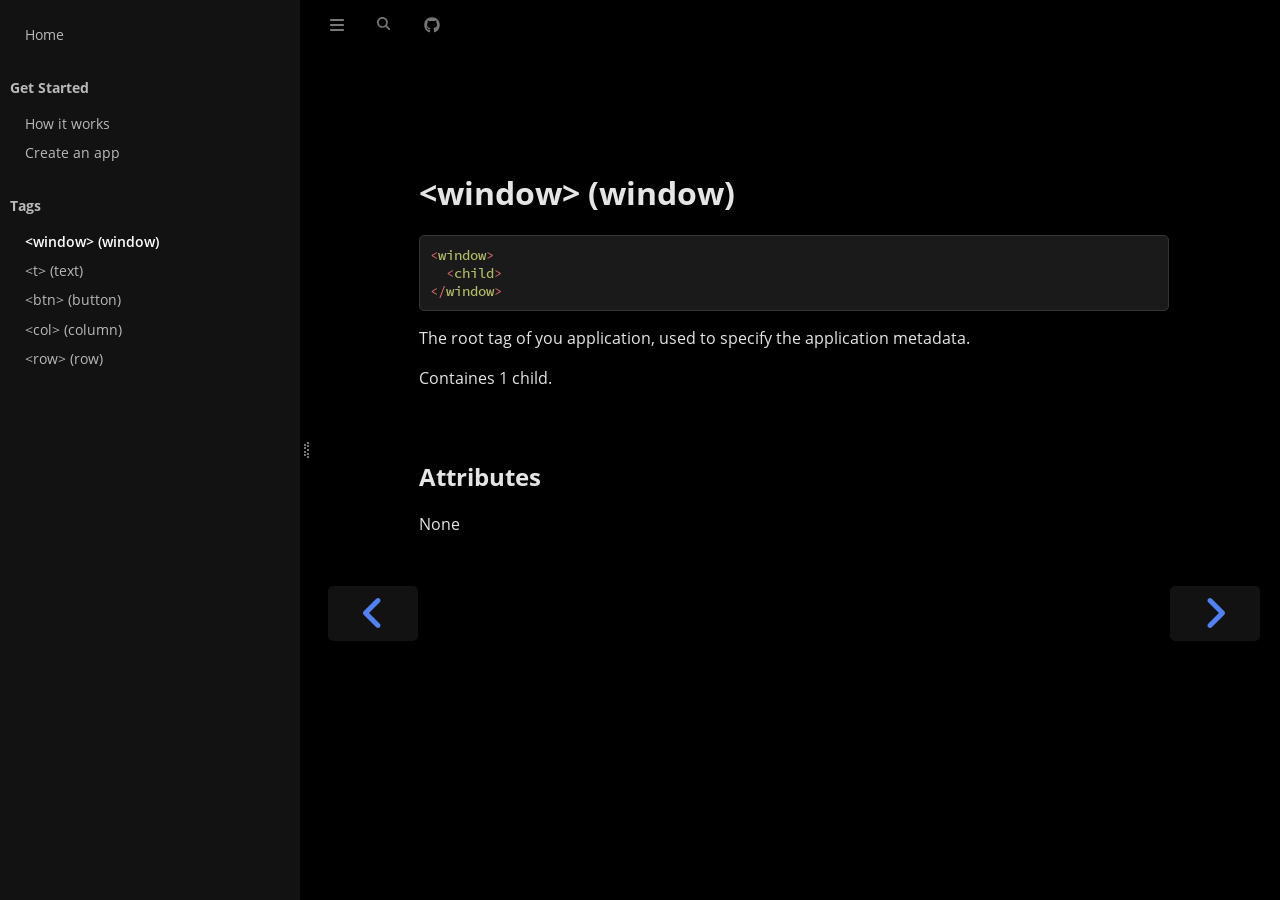
<file: tags/window.html>
<!DOCTYPE HTML>
<html lang="en" class="coal sidebar-visible" dir="ltr">
    <head>
        <!-- Book generated using mdBook -->
        <meta charset="UTF-8">
        <title>&lt;window&gt; (window) - shine</title>


        <!-- Custom HTML head -->

        <meta name="description" content="">
        <meta name="viewport" content="width=device-width, initial-scale=1">
        <meta name="theme-color" content="#ffffff">

        <link rel="icon" href="../favicon-de23e50b.svg">
        <link rel="shortcut icon" href="../favicon-8114d1fc.png">
        <link rel="stylesheet" href="../css/variables-8adf115d.css">
        <link rel="stylesheet" href="../css/general-0392ca55.css">
        <link rel="stylesheet" href="../css/chrome-fc474251.css">
        <link rel="stylesheet" href="../css/print-9e4910d8.css" media="print">

        <!-- Fonts -->
        <link rel="stylesheet" href="../fonts/fonts-9644e21d.css">

        <!-- Highlight.js Stylesheets -->
        <link rel="stylesheet" id="mdbook-highlight-css" href="../highlight-493f70e1.css">
        <link rel="stylesheet" id="mdbook-tomorrow-night-css" href="../tomorrow-night-4c0ae647.css">
        <link rel="stylesheet" id="mdbook-ayu-highlight-css" href="../ayu-highlight-3fdfc3ac.css">

        <!-- Custom theme stylesheets -->
        <link rel="stylesheet" href="../theme/custom-7f807031.css">


        <!-- Provide site root and default themes to javascript -->
        <script>
            const path_to_root = "../";
            const default_light_theme = "coal";
            const default_dark_theme = "coal";
            window.path_to_searchindex_js = "../searchindex-d00e0390.js";
        </script>
        <!-- Start loading toc.js asap -->
        <script src="../toc-5e07fb38.js"></script>
    </head>
    <body>
    <div id="mdbook-help-container">
        <div id="mdbook-help-popup">
            <h2 class="mdbook-help-title">Keyboard shortcuts</h2>
            <div>
                <p>Press <kbd>←</kbd> or <kbd>→</kbd> to navigate between chapters</p>
                <p>Press <kbd>S</kbd> or <kbd>/</kbd> to search in the book</p>
                <p>Press <kbd>?</kbd> to show this help</p>
                <p>Press <kbd>Esc</kbd> to hide this help</p>
            </div>
        </div>
    </div>
    <div id="mdbook-body-container">
        <!-- Work around some values being stored in localStorage wrapped in quotes -->
        <script>
            try {
                let theme = localStorage.getItem('mdbook-theme');
                let sidebar = localStorage.getItem('mdbook-sidebar');

                if (theme.startsWith('"') && theme.endsWith('"')) {
                    localStorage.setItem('mdbook-theme', theme.slice(1, theme.length - 1));
                }

                if (sidebar.startsWith('"') && sidebar.endsWith('"')) {
                    localStorage.setItem('mdbook-sidebar', sidebar.slice(1, sidebar.length - 1));
                }
            } catch (e) { }
        </script>

        <!-- Set the theme before any content is loaded, prevents flash -->
        <script>
            const default_theme = window.matchMedia("(prefers-color-scheme: dark)").matches ? default_dark_theme : default_light_theme;
            let theme;
            try { theme = localStorage.getItem('mdbook-theme'); } catch(e) { }
            if (theme === null || theme === undefined) { theme = default_theme; }
            const html = document.documentElement;
            html.classList.remove('coal')
            html.classList.add(theme);
            html.classList.add("js");
        </script>

        <input type="checkbox" id="mdbook-sidebar-toggle-anchor" class="hidden">

        <!-- Hide / unhide sidebar before it is displayed -->
        <script>
            let sidebar = null;
            const sidebar_toggle = document.getElementById("mdbook-sidebar-toggle-anchor");
            if (document.body.clientWidth >= 1080) {
                try { sidebar = localStorage.getItem('mdbook-sidebar'); } catch(e) { }
                sidebar = sidebar || 'visible';
            } else {
                sidebar = 'hidden';
                sidebar_toggle.checked = false;
            }
            if (sidebar === 'visible') {
                sidebar_toggle.checked = true;
            } else {
                html.classList.remove('sidebar-visible');
            }
        </script>

        <nav id="mdbook-sidebar" class="sidebar" aria-label="Table of contents">
            <!-- populated by js -->
            <mdbook-sidebar-scrollbox class="sidebar-scrollbox"></mdbook-sidebar-scrollbox>
            <noscript>
                <iframe class="sidebar-iframe-outer" src="../toc.html"></iframe>
            </noscript>
            <div id="mdbook-sidebar-resize-handle" class="sidebar-resize-handle">
                <div class="sidebar-resize-indicator"></div>
            </div>
        </nav>

        <div id="mdbook-page-wrapper" class="page-wrapper">

            <div class="page">
                <div id="mdbook-menu-bar-hover-placeholder"></div>
                <div id="mdbook-menu-bar" class="menu-bar sticky">
                    <div class="left-buttons">
                        <label id="mdbook-sidebar-toggle" class="icon-button" for="mdbook-sidebar-toggle-anchor" title="Toggle Table of Contents" aria-label="Toggle Table of Contents" aria-controls="mdbook-sidebar">
                            <span class=fa-svg><svg xmlns="http://www.w3.org/2000/svg" viewBox="0 0 448 512"><!--! Font Awesome Free 6.2.0 by @fontawesome - https://fontawesome.com License - https://fontawesome.com/license/free (Icons: CC BY 4.0, Fonts: SIL OFL 1.1, Code: MIT License) Copyright 2022 Fonticons, Inc. --><path d="M0 96C0 78.3 14.3 64 32 64H416c17.7 0 32 14.3 32 32s-14.3 32-32 32H32C14.3 128 0 113.7 0 96zM0 256c0-17.7 14.3-32 32-32H416c17.7 0 32 14.3 32 32s-14.3 32-32 32H32c-17.7 0-32-14.3-32-32zM448 416c0 17.7-14.3 32-32 32H32c-17.7 0-32-14.3-32-32s14.3-32 32-32H416c17.7 0 32 14.3 32 32z"/></svg></span>
                        </label>
                        <button id="mdbook-theme-toggle" class="icon-button" type="button" title="Change theme" aria-label="Change theme" aria-haspopup="true" aria-expanded="false" aria-controls="mdbook-theme-list">
                            <span class=fa-svg><svg xmlns="http://www.w3.org/2000/svg" viewBox="0 0 576 512"><!--! Font Awesome Free 6.2.0 by @fontawesome - https://fontawesome.com License - https://fontawesome.com/license/free (Icons: CC BY 4.0, Fonts: SIL OFL 1.1, Code: MIT License) Copyright 2022 Fonticons, Inc. --><path d="M371.3 367.1c27.3-3.9 51.9-19.4 67.2-42.9L600.2 74.1c12.6-19.5 9.4-45.3-7.6-61.2S549.7-4.4 531.1 9.6L294.4 187.2c-24 18-38.2 46.1-38.4 76.1L371.3 367.1zm-19.6 25.4l-116-104.4C175.9 290.3 128 339.6 128 400c0 3.9 .2 7.8 .6 11.6c1.8 17.5-10.2 36.4-27.8 36.4H96c-17.7 0-32 14.3-32 32s14.3 32 32 32H240c61.9 0 112-50.1 112-112c0-2.5-.1-5-.2-7.5z"/></svg></span>
                        </button>
                        <ul id="mdbook-theme-list" class="theme-popup" aria-label="Themes" role="menu">
                            <li role="none"><button role="menuitem" class="theme" id="mdbook-theme-default_theme">Auto</button></li>
                            <li role="none"><button role="menuitem" class="theme" id="mdbook-theme-light">Light</button></li>
                            <li role="none"><button role="menuitem" class="theme" id="mdbook-theme-rust">Rust</button></li>
                            <li role="none"><button role="menuitem" class="theme" id="mdbook-theme-coal">Coal</button></li>
                            <li role="none"><button role="menuitem" class="theme" id="mdbook-theme-navy">Navy</button></li>
                            <li role="none"><button role="menuitem" class="theme" id="mdbook-theme-ayu">Ayu</button></li>
                        </ul>
                        <button id="mdbook-search-toggle" class="icon-button" type="button" title="Search (`/`)" aria-label="Toggle Searchbar" aria-expanded="false" aria-keyshortcuts="/ s" aria-controls="mdbook-searchbar">
                            <span class=fa-svg><svg xmlns="http://www.w3.org/2000/svg" viewBox="0 0 512 512"><!--! Font Awesome Free 6.2.0 by @fontawesome - https://fontawesome.com License - https://fontawesome.com/license/free (Icons: CC BY 4.0, Fonts: SIL OFL 1.1, Code: MIT License) Copyright 2022 Fonticons, Inc. --><path d="M416 208c0 45.9-14.9 88.3-40 122.7L502.6 457.4c12.5 12.5 12.5 32.8 0 45.3s-32.8 12.5-45.3 0L330.7 376c-34.4 25.2-76.8 40-122.7 40C93.1 416 0 322.9 0 208S93.1 0 208 0S416 93.1 416 208zM208 352c79.5 0 144-64.5 144-144s-64.5-144-144-144S64 128.5 64 208s64.5 144 144 144z"/></svg></span>
                        </button>
                    </div>

                    <h1 class="menu-title">shine</h1>

                    <div class="right-buttons">
                        <a href="../print.html" title="Print this book" aria-label="Print this book">
                            <span class=fa-svg id="print-button"><svg xmlns="http://www.w3.org/2000/svg" viewBox="0 0 512 512"><!--! Font Awesome Free 6.2.0 by @fontawesome - https://fontawesome.com License - https://fontawesome.com/license/free (Icons: CC BY 4.0, Fonts: SIL OFL 1.1, Code: MIT License) Copyright 2022 Fonticons, Inc. --><path d="M128 0C92.7 0 64 28.7 64 64v96h64V64H354.7L384 93.3V160h64V93.3c0-17-6.7-33.3-18.7-45.3L400 18.7C388 6.7 371.7 0 354.7 0H128zM384 352v32 64H128V384 368 352H384zm64 32h32c17.7 0 32-14.3 32-32V256c0-35.3-28.7-64-64-64H64c-35.3 0-64 28.7-64 64v96c0 17.7 14.3 32 32 32H64v64c0 35.3 28.7 64 64 64H384c35.3 0 64-28.7 64-64V384zm-16-88c-13.3 0-24-10.7-24-24s10.7-24 24-24s24 10.7 24 24s-10.7 24-24 24z"/></svg></span>
                        </a>
                        <a href="https://github.com/eloi-menaud/shine" title="Git repository" aria-label="Git repository">
                            <span class=fa-svg><svg xmlns="http://www.w3.org/2000/svg" viewBox="0 0 496 512"><!--! Font Awesome Free 6.2.0 by @fontawesome - https://fontawesome.com License - https://fontawesome.com/license/free (Icons: CC BY 4.0, Fonts: SIL OFL 1.1, Code: MIT License) Copyright 2022 Fonticons, Inc. --><path d="M165.9 397.4c0 2-2.3 3.6-5.2 3.6-3.3.3-5.6-1.3-5.6-3.6 0-2 2.3-3.6 5.2-3.6 3-.3 5.6 1.3 5.6 3.6zm-31.1-4.5c-.7 2 1.3 4.3 4.3 4.9 2.6 1 5.6 0 6.2-2s-1.3-4.3-4.3-5.2c-2.6-.7-5.5.3-6.2 2.3zm44.2-1.7c-2.9.7-4.9 2.6-4.6 4.9.3 2 2.9 3.3 5.9 2.6 2.9-.7 4.9-2.6 4.6-4.6-.3-1.9-3-3.2-5.9-2.9zM244.8 8C106.1 8 0 113.3 0 252c0 110.9 69.8 205.8 169.5 239.2 12.8 2.3 17.3-5.6 17.3-12.1 0-6.2-.3-40.4-.3-61.4 0 0-70 15-84.7-29.8 0 0-11.4-29.1-27.8-36.6 0 0-22.9-15.7 1.6-15.4 0 0 24.9 2 38.6 25.8 21.9 38.6 58.6 27.5 72.9 20.9 2.3-16 8.8-27.1 16-33.7-55.9-6.2-112.3-14.3-112.3-110.5 0-27.5 7.6-41.3 23.6-58.9-2.6-6.5-11.1-33.3 2.6-67.9 20.9-6.5 69 27 69 27 20-5.6 41.5-8.5 62.8-8.5s42.8 2.9 62.8 8.5c0 0 48.1-33.6 69-27 13.7 34.7 5.2 61.4 2.6 67.9 16 17.7 25.8 31.5 25.8 58.9 0 96.5-58.9 104.2-114.8 110.5 9.2 7.9 17 22.9 17 46.4 0 33.7-.3 75.4-.3 83.6 0 6.5 4.6 14.4 17.3 12.1C428.2 457.8 496 362.9 496 252 496 113.3 383.5 8 244.8 8zM97.2 352.9c-1.3 1-1 3.3.7 5.2 1.6 1.6 3.9 2.3 5.2 1 1.3-1 1-3.3-.7-5.2-1.6-1.6-3.9-2.3-5.2-1zm-10.8-8.1c-.7 1.3.3 2.9 2.3 3.9 1.6 1 3.6.7 4.3-.7.7-1.3-.3-2.9-2.3-3.9-2-.6-3.6-.3-4.3.7zm32.4 35.6c-1.6 1.3-1 4.3 1.3 6.2 2.3 2.3 5.2 2.6 6.5 1 1.3-1.3.7-4.3-1.3-6.2-2.2-2.3-5.2-2.6-6.5-1zm-11.4-14.7c-1.6 1-1.6 3.6 0 5.9 1.6 2.3 4.3 3.3 5.6 2.3 1.6-1.3 1.6-3.9 0-6.2-1.4-2.3-4-3.3-5.6-2z"/></svg></span>
                        </a>

                    </div>
                </div>

                <div id="mdbook-search-wrapper" class="hidden">
                    <form id="mdbook-searchbar-outer" class="searchbar-outer">
                        <div class="search-wrapper">
                            <input type="search" id="mdbook-searchbar" name="searchbar" placeholder="Search this book ..." aria-controls="mdbook-searchresults-outer" aria-describedby="searchresults-header">
                            <div class="spinner-wrapper">
                                <span class=fa-svg id="fa-spin"><svg xmlns="http://www.w3.org/2000/svg" viewBox="0 0 512 512"><!--! Font Awesome Free 6.2.0 by @fontawesome - https://fontawesome.com License - https://fontawesome.com/license/free (Icons: CC BY 4.0, Fonts: SIL OFL 1.1, Code: MIT License) Copyright 2022 Fonticons, Inc. --><path d="M304 48c0-26.5-21.5-48-48-48s-48 21.5-48 48s21.5 48 48 48s48-21.5 48-48zm0 416c0-26.5-21.5-48-48-48s-48 21.5-48 48s21.5 48 48 48s48-21.5 48-48zM48 304c26.5 0 48-21.5 48-48s-21.5-48-48-48s-48 21.5-48 48s21.5 48 48 48zm464-48c0-26.5-21.5-48-48-48s-48 21.5-48 48s21.5 48 48 48s48-21.5 48-48zM142.9 437c18.7-18.7 18.7-49.1 0-67.9s-49.1-18.7-67.9 0s-18.7 49.1 0 67.9s49.1 18.7 67.9 0zm0-294.2c18.7-18.7 18.7-49.1 0-67.9S93.7 56.2 75 75s-18.7 49.1 0 67.9s49.1 18.7 67.9 0zM369.1 437c18.7 18.7 49.1 18.7 67.9 0s18.7-49.1 0-67.9s-49.1-18.7-67.9 0s-18.7 49.1 0 67.9z"/></svg></span>
                            </div>
                        </div>
                    </form>
                    <div id="mdbook-searchresults-outer" class="searchresults-outer hidden">
                        <div id="mdbook-searchresults-header" class="searchresults-header"></div>
                        <ul id="mdbook-searchresults">
                        </ul>
                    </div>
                </div>

                <!-- Apply ARIA attributes after the sidebar and the sidebar toggle button are added to the DOM -->
                <script>
                    document.getElementById('mdbook-sidebar-toggle').setAttribute('aria-expanded', sidebar === 'visible');
                    document.getElementById('mdbook-sidebar').setAttribute('aria-hidden', sidebar !== 'visible');
                    Array.from(document.querySelectorAll('#mdbook-sidebar a')).forEach(function(link) {
                        link.setAttribute('tabIndex', sidebar === 'visible' ? 0 : -1);
                    });
                </script>

                <div id="mdbook-content" class="content">
                    <main>
                        <h1 id="window-window"><a class="header" href="#window-window">&lt;window&gt; (window)</a></h1>
<pre><code class="language-xml">&lt;window&gt;
  &lt;child&gt;
&lt;/window&gt;
</code></pre>
<p>The root tag of you application, used to specify the application metadata.</p>
<p>Containes 1 child.</p>
<h2 id="attributes"><a class="header" href="#attributes">Attributes</a></h2>
<p>None</p>

                    </main>

                    <nav class="nav-wrapper" aria-label="Page navigation">
                        <!-- Mobile navigation buttons -->
                            <a rel="prev" href="../create_an_app.html" class="mobile-nav-chapters previous" title="Previous chapter" aria-label="Previous chapter" aria-keyshortcuts="Left">
                                <span class=fa-svg><svg xmlns="http://www.w3.org/2000/svg" viewBox="0 0 320 512"><!--! Font Awesome Free 6.2.0 by @fontawesome - https://fontawesome.com License - https://fontawesome.com/license/free (Icons: CC BY 4.0, Fonts: SIL OFL 1.1, Code: MIT License) Copyright 2022 Fonticons, Inc. --><path d="M41.4 233.4c-12.5 12.5-12.5 32.8 0 45.3l160 160c12.5 12.5 32.8 12.5 45.3 0s12.5-32.8 0-45.3L109.3 256 246.6 118.6c12.5-12.5 12.5-32.8 0-45.3s-32.8-12.5-45.3 0l-160 160z"/></svg></span>
                            </a>

                            <a rel="next prefetch" href="../tags/t.html" class="mobile-nav-chapters next" title="Next chapter" aria-label="Next chapter" aria-keyshortcuts="Right">
                                <span class=fa-svg><svg xmlns="http://www.w3.org/2000/svg" viewBox="0 0 320 512"><!--! Font Awesome Free 6.2.0 by @fontawesome - https://fontawesome.com License - https://fontawesome.com/license/free (Icons: CC BY 4.0, Fonts: SIL OFL 1.1, Code: MIT License) Copyright 2022 Fonticons, Inc. --><path d="M278.6 233.4c12.5 12.5 12.5 32.8 0 45.3l-160 160c-12.5 12.5-32.8 12.5-45.3 0s-12.5-32.8 0-45.3L210.7 256 73.4 118.6c-12.5-12.5-12.5-32.8 0-45.3s32.8-12.5 45.3 0l160 160z"/></svg></span>
                            </a>

                        <div style="clear: both"></div>
                    </nav>
                </div>
            </div>

            <nav class="nav-wide-wrapper" aria-label="Page navigation">
                    <a rel="prev" href="../create_an_app.html" class="nav-chapters previous" title="Previous chapter" aria-label="Previous chapter" aria-keyshortcuts="Left">
                        <span class=fa-svg><svg xmlns="http://www.w3.org/2000/svg" viewBox="0 0 320 512"><!--! Font Awesome Free 6.2.0 by @fontawesome - https://fontawesome.com License - https://fontawesome.com/license/free (Icons: CC BY 4.0, Fonts: SIL OFL 1.1, Code: MIT License) Copyright 2022 Fonticons, Inc. --><path d="M41.4 233.4c-12.5 12.5-12.5 32.8 0 45.3l160 160c12.5 12.5 32.8 12.5 45.3 0s12.5-32.8 0-45.3L109.3 256 246.6 118.6c12.5-12.5 12.5-32.8 0-45.3s-32.8-12.5-45.3 0l-160 160z"/></svg></span>
                    </a>

                    <a rel="next prefetch" href="../tags/t.html" class="nav-chapters next" title="Next chapter" aria-label="Next chapter" aria-keyshortcuts="Right">
                        <span class=fa-svg><svg xmlns="http://www.w3.org/2000/svg" viewBox="0 0 320 512"><!--! Font Awesome Free 6.2.0 by @fontawesome - https://fontawesome.com License - https://fontawesome.com/license/free (Icons: CC BY 4.0, Fonts: SIL OFL 1.1, Code: MIT License) Copyright 2022 Fonticons, Inc. --><path d="M278.6 233.4c12.5 12.5 12.5 32.8 0 45.3l-160 160c-12.5 12.5-32.8 12.5-45.3 0s-12.5-32.8 0-45.3L210.7 256 73.4 118.6c-12.5-12.5-12.5-32.8 0-45.3s32.8-12.5 45.3 0l160 160z"/></svg></span>
                    </a>
            </nav>

        </div>

        <template id=fa-eye><span class=fa-svg><svg xmlns="http://www.w3.org/2000/svg" viewBox="0 0 576 512"><!--! Font Awesome Free 6.2.0 by @fontawesome - https://fontawesome.com License - https://fontawesome.com/license/free (Icons: CC BY 4.0, Fonts: SIL OFL 1.1, Code: MIT License) Copyright 2022 Fonticons, Inc. --><path d="M288 32c-80.8 0-145.5 36.8-192.6 80.6C48.6 156 17.3 208 2.5 243.7c-3.3 7.9-3.3 16.7 0 24.6C17.3 304 48.6 356 95.4 399.4C142.5 443.2 207.2 480 288 480s145.5-36.8 192.6-80.6c46.8-43.5 78.1-95.4 93-131.1c3.3-7.9 3.3-16.7 0-24.6c-14.9-35.7-46.2-87.7-93-131.1C433.5 68.8 368.8 32 288 32zM432 256c0 79.5-64.5 144-144 144s-144-64.5-144-144s64.5-144 144-144s144 64.5 144 144zM288 192c0 35.3-28.7 64-64 64c-11.5 0-22.3-3-31.6-8.4c-.2 2.8-.4 5.5-.4 8.4c0 53 43 96 96 96s96-43 96-96s-43-96-96-96c-2.8 0-5.6 .1-8.4 .4c5.3 9.3 8.4 20.1 8.4 31.6z"/></svg></span></template>
        <template id=fa-eye-slash><span class=fa-svg><svg xmlns="http://www.w3.org/2000/svg" viewBox="0 0 640 512"><!--! Font Awesome Free 6.2.0 by @fontawesome - https://fontawesome.com License - https://fontawesome.com/license/free (Icons: CC BY 4.0, Fonts: SIL OFL 1.1, Code: MIT License) Copyright 2022 Fonticons, Inc. --><path d="M38.8 5.1C28.4-3.1 13.3-1.2 5.1 9.2S-1.2 34.7 9.2 42.9l592 464c10.4 8.2 25.5 6.3 33.7-4.1s6.3-25.5-4.1-33.7L525.6 386.7c39.6-40.6 66.4-86.1 79.9-118.4c3.3-7.9 3.3-16.7 0-24.6c-14.9-35.7-46.2-87.7-93-131.1C465.5 68.8 400.8 32 320 32c-68.2 0-125 26.3-169.3 60.8L38.8 5.1zM223.1 149.5C248.6 126.2 282.7 112 320 112c79.5 0 144 64.5 144 144c0 24.9-6.3 48.3-17.4 68.7L408 294.5c5.2-11.8 8-24.8 8-38.5c0-53-43-96-96-96c-2.8 0-5.6 .1-8.4 .4c5.3 9.3 8.4 20.1 8.4 31.6c0 10.2-2.4 19.8-6.6 28.3l-90.3-70.8zm223.1 298L373 389.9c-16.4 6.5-34.3 10.1-53 10.1c-79.5 0-144-64.5-144-144c0-6.9 .5-13.6 1.4-20.2L83.1 161.5C60.3 191.2 44 220.8 34.5 243.7c-3.3 7.9-3.3 16.7 0 24.6c14.9 35.7 46.2 87.7 93 131.1C174.5 443.2 239.2 480 320 480c47.8 0 89.9-12.9 126.2-32.5z"/></svg></span></template>
        <template id=fa-copy><span class=fa-svg><svg xmlns="http://www.w3.org/2000/svg" viewBox="0 0 512 512"><!--! Font Awesome Free 6.2.0 by @fontawesome - https://fontawesome.com License - https://fontawesome.com/license/free (Icons: CC BY 4.0, Fonts: SIL OFL 1.1, Code: MIT License) Copyright 2022 Fonticons, Inc. --><path d="M502.6 70.63l-61.25-61.25C435.4 3.371 427.2 0 418.7 0H255.1c-35.35 0-64 28.66-64 64l.0195 256C192 355.4 220.7 384 256 384h192c35.2 0 64-28.8 64-64V93.25C512 84.77 508.6 76.63 502.6 70.63zM464 320c0 8.836-7.164 16-16 16H255.1c-8.838 0-16-7.164-16-16L239.1 64.13c0-8.836 7.164-16 16-16h128L384 96c0 17.67 14.33 32 32 32h47.1V320zM272 448c0 8.836-7.164 16-16 16H63.1c-8.838 0-16-7.164-16-16L47.98 192.1c0-8.836 7.164-16 16-16H160V128H63.99c-35.35 0-64 28.65-64 64l.0098 256C.002 483.3 28.66 512 64 512h192c35.2 0 64-28.8 64-64v-32h-47.1L272 448z"/></svg></span></template>
        <template id=fa-play><span class=fa-svg><svg xmlns="http://www.w3.org/2000/svg" viewBox="0 0 384 512"><!--! Font Awesome Free 6.2.0 by @fontawesome - https://fontawesome.com License - https://fontawesome.com/license/free (Icons: CC BY 4.0, Fonts: SIL OFL 1.1, Code: MIT License) Copyright 2022 Fonticons, Inc. --><path d="M73 39c-14.8-9.1-33.4-9.4-48.5-.9S0 62.6 0 80V432c0 17.4 9.4 33.4 24.5 41.9s33.7 8.1 48.5-.9L361 297c14.3-8.7 23-24.2 23-41s-8.7-32.2-23-41L73 39z"/></svg></span></template>
        <template id=fa-clock-rotate-left><span class=fa-svg><svg xmlns="http://www.w3.org/2000/svg" viewBox="0 0 512 512"><!--! Font Awesome Free 6.2.0 by @fontawesome - https://fontawesome.com License - https://fontawesome.com/license/free (Icons: CC BY 4.0, Fonts: SIL OFL 1.1, Code: MIT License) Copyright 2022 Fonticons, Inc. --><path d="M75 75L41 41C25.9 25.9 0 36.6 0 57.9V168c0 13.3 10.7 24 24 24H134.1c21.4 0 32.1-25.9 17-41l-30.8-30.8C155 85.5 203 64 256 64c106 0 192 86 192 192s-86 192-192 192c-40.8 0-78.6-12.7-109.7-34.4c-14.5-10.1-34.4-6.6-44.6 7.9s-6.6 34.4 7.9 44.6C151.2 495 201.7 512 256 512c141.4 0 256-114.6 256-256S397.4 0 256 0C185.3 0 121.3 28.7 75 75zm181 53c-13.3 0-24 10.7-24 24V256c0 6.4 2.5 12.5 7 17l72 72c9.4 9.4 24.6 9.4 33.9 0s9.4-24.6 0-33.9l-65-65V152c0-13.3-10.7-24-24-24z"/></svg></span></template>



        <script>
            window.playground_copyable = true;
        </script>


        <script src="../elasticlunr-ef4e11c1.min.js"></script>
        <script src="../mark-09e88c2c.min.js"></script>
        <script src="../searcher-09f2665d.js"></script>

        <script src="../clipboard-1626706a.min.js"></script>
        <script src="../highlight-abc7f01d.js"></script>
        <script src="../book-c22b7243.js"></script>

        <!-- Custom JS scripts -->



    </div>
    </body>
</html>
</file>
<file: css/variables-8adf115d.css>
/* Globals */

:root {
    --sidebar-target-width: 300px;
    --sidebar-width: min(var(--sidebar-target-width), 80vw);
    --sidebar-resize-indicator-width: 8px;
    --sidebar-resize-indicator-space: 2px;
    --page-padding: 15px;
    --content-max-width: 750px;
    --menu-bar-height: 50px;
    --mono-font: "Source Code Pro", Consolas, "Ubuntu Mono", Menlo, "DejaVu Sans Mono", monospace, monospace;
    --code-font-size: 0.875em; /* please adjust the ace font size accordingly in editor.js */
    --searchbar-margin-block-start: 5px;
}

/* Themes */

.ayu {
    --bg: hsl(210, 25%, 8%);
    --fg: #c5c5c5;

    --sidebar-bg: #14191f;
    --sidebar-fg: #c8c9db;
    --sidebar-non-existant: #5c6773;
    --sidebar-active: #ffb454;
    --sidebar-spacer: #2d334f;

    --scrollbar: var(--sidebar-fg);

    --icons: #737480;
    --icons-hover: #b7b9cc;

    --links: #0096cf;

    --inline-code-color: #ffb454;

    --theme-popup-bg: #14191f;
    --theme-popup-border: #5c6773;
    --theme-hover: #191f26;

    --quote-bg: hsl(226, 15%, 17%);
    --quote-border: hsl(226, 15%, 22%);

    --warning-border: #ff8e00;

    --table-border-color: hsl(210, 25%, 13%);
    --table-header-bg: hsl(210, 25%, 28%);
    --table-alternate-bg: hsl(210, 25%, 11%);

    --searchbar-border-color: #848484;
    --searchbar-bg: #424242;
    --searchbar-fg: #fff;
    --searchbar-shadow-color: #d4c89f;
    --searchresults-header-fg: #666;
    --searchresults-border-color: #888;
    --searchresults-li-bg: #252932;
    --search-mark-bg: #e3b171;

    --color-scheme: dark;

    /* Same as `--icons` */
    --copy-button-filter: invert(45%) sepia(6%) saturate(621%) hue-rotate(198deg) brightness(99%) contrast(85%);
    /* Same as `--sidebar-active` */
    --copy-button-filter-hover: invert(68%) sepia(55%) saturate(531%) hue-rotate(341deg) brightness(104%) contrast(101%);

    --footnote-highlight: #2668a6;

    --overlay-bg: rgba(33, 40, 48, 0.4);

    --blockquote-note-color: #74b9ff;
    --blockquote-tip-color: #09ca09;
    --blockquote-important-color: #d3abff;
    --blockquote-warning-color: #f0b72f;
    --blockquote-caution-color: #f21424;

    --sidebar-header-border-color: #c18639;
}

.coal {
    --bg: hsl(200, 7%, 8%);
    --fg: #98a3ad;

    --sidebar-bg: #292c2f;
    --sidebar-fg: #a1adb8;
    --sidebar-non-existant: #505254;
    --sidebar-active: #3473ad;
    --sidebar-spacer: #393939;

    --scrollbar: var(--sidebar-fg);

    --icons: #43484d;
    --icons-hover: #b3c0cc;

    --links: #2b79a2;

    --inline-code-color: #c5c8c6;

    --theme-popup-bg: #141617;
    --theme-popup-border: #43484d;
    --theme-hover: #1f2124;

    --quote-bg: hsl(234, 21%, 18%);
    --quote-border: hsl(234, 21%, 23%);

    --warning-border: #ff8e00;

    --table-border-color: hsl(200, 7%, 13%);
    --table-header-bg: hsl(200, 7%, 28%);
    --table-alternate-bg: hsl(200, 7%, 11%);

    --searchbar-border-color: #aaa;
    --searchbar-bg: #b7b7b7;
    --searchbar-fg: #000;
    --searchbar-shadow-color: #aaa;
    --searchresults-header-fg: #666;
    --searchresults-border-color: #98a3ad;
    --searchresults-li-bg: #2b2b2f;
    --search-mark-bg: #355c7d;

    --color-scheme: dark;

    /* Same as `--icons` */
    --copy-button-filter: invert(26%) sepia(8%) saturate(575%) hue-rotate(169deg) brightness(87%) contrast(82%);
    /* Same as `--sidebar-active` */
    --copy-button-filter-hover: invert(36%) sepia(70%) saturate(503%) hue-rotate(167deg) brightness(98%) contrast(89%);

    --footnote-highlight: #4079ae;

    --overlay-bg: rgba(33, 40, 48, 0.4);

    --blockquote-note-color: #4493f8;
    --blockquote-tip-color: #08ae08;
    --blockquote-important-color: #ab7df8;
    --blockquote-warning-color: #d29922;
    --blockquote-caution-color: #d91b29;

    --sidebar-header-border-color: #3473ad;
}

.light, html:not(.js) {
    --bg: hsl(0, 0%, 100%);
    --fg: hsl(0, 0%, 0%);

    --sidebar-bg: #fafafa;
    --sidebar-fg: hsl(0, 0%, 0%);
    --sidebar-non-existant: #aaaaaa;
    --sidebar-active: #1f1fff;
    --sidebar-spacer: #f4f4f4;

    --scrollbar: #8F8F8F;

    --icons: #747474;
    --icons-hover: #000000;

    --links: #20609f;

    --inline-code-color: #301900;

    --theme-popup-bg: #fafafa;
    --theme-popup-border: #cccccc;
    --theme-hover: #e6e6e6;

    --quote-bg: hsl(197, 37%, 96%);
    --quote-border: hsl(197, 37%, 91%);

    --warning-border: #ff8e00;

    --table-border-color: hsl(0, 0%, 95%);
    --table-header-bg: hsl(0, 0%, 80%);
    --table-alternate-bg: hsl(0, 0%, 97%);

    --searchbar-border-color: #aaa;
    --searchbar-bg: #fafafa;
    --searchbar-fg: #000;
    --searchbar-shadow-color: #aaa;
    --searchresults-header-fg: #666;
    --searchresults-border-color: #888;
    --searchresults-li-bg: #e4f2fe;
    --search-mark-bg: #a2cff5;

    --color-scheme: light;

    /* Same as `--icons` */
    --copy-button-filter: invert(45.49%);
    /* Same as `--sidebar-active` */
    --copy-button-filter-hover: invert(14%) sepia(93%) saturate(4250%) hue-rotate(243deg) brightness(99%) contrast(130%);

    --footnote-highlight: #7e7eff;

    --overlay-bg: rgba(200, 200, 205, 0.4);

    --blockquote-note-color: #0969da;
    --blockquote-tip-color: #008000;
    --blockquote-important-color: #8250df;
    --blockquote-warning-color: #9a6700;
    --blockquote-caution-color: #b52731;

    --sidebar-header-border-color: #6e6edb;
}

.navy {
    --bg: hsl(226, 23%, 11%);
    --fg: #bcbdd0;

    --sidebar-bg: #282d3f;
    --sidebar-fg: #c8c9db;
    --sidebar-non-existant: #505274;
    --sidebar-active: #2b79a2;
    --sidebar-spacer: #2d334f;

    --scrollbar: var(--sidebar-fg);

    --icons: #737480;
    --icons-hover: #b7b9cc;

    --links: #2b79a2;

    --inline-code-color: #c5c8c6;

    --theme-popup-bg: #161923;
    --theme-popup-border: #737480;
    --theme-hover: #282e40;

    --quote-bg: hsl(226, 15%, 17%);
    --quote-border: hsl(226, 15%, 22%);

    --warning-border: #ff8e00;

    --table-border-color: hsl(226, 23%, 16%);
    --table-header-bg: hsl(226, 23%, 31%);
    --table-alternate-bg: hsl(226, 23%, 14%);

    --searchbar-border-color: #aaa;
    --searchbar-bg: #aeaec6;
    --searchbar-fg: #000;
    --searchbar-shadow-color: #aaa;
    --searchresults-header-fg: #5f5f71;
    --searchresults-border-color: #5c5c68;
    --searchresults-li-bg: #242430;
    --search-mark-bg: #a2cff5;

    --color-scheme: dark;

    /* Same as `--icons` */
    --copy-button-filter: invert(51%) sepia(10%) saturate(393%) hue-rotate(198deg) brightness(86%) contrast(87%);
    /* Same as `--sidebar-active` */
    --copy-button-filter-hover: invert(46%) sepia(20%) saturate(1537%) hue-rotate(156deg) brightness(85%) contrast(90%);

    --footnote-highlight: #4079ae;

    --overlay-bg: rgba(33, 40, 48, 0.4);

    --blockquote-note-color: #4493f8;
    --blockquote-tip-color: #09ca09;
    --blockquote-important-color: #ab7df8;
    --blockquote-warning-color: #d29922;
    --blockquote-caution-color: #f21424;

    --sidebar-header-border-color: #2f6ab5;
}

.rust {
    --bg: hsl(60, 9%, 87%);
    --fg: #262625;

    --sidebar-bg: #3b2e2a;
    --sidebar-fg: #c8c9db;
    --sidebar-non-existant: #505254;
    --sidebar-active: #e69f67;
    --sidebar-spacer: #45373a;

    --scrollbar: var(--sidebar-fg);

    --icons: #737480;
    --icons-hover: #262625;

    --links: #2b79a2;

    --inline-code-color: #6e6b5e;

    --theme-popup-bg: #e1e1db;
    --theme-popup-border: #b38f6b;
    --theme-hover: #99908a;

    --quote-bg: hsl(60, 5%, 75%);
    --quote-border: hsl(60, 5%, 70%);

    --warning-border: #ff8e00;

    --table-border-color: hsl(60, 9%, 82%);
    --table-header-bg: #b3a497;
    --table-alternate-bg: hsl(60, 9%, 84%);

    --searchbar-border-color: #aaa;
    --searchbar-bg: #fafafa;
    --searchbar-fg: #000;
    --searchbar-shadow-color: #aaa;
    --searchresults-header-fg: #666;
    --searchresults-border-color: #888;
    --searchresults-li-bg: #dec2a2;
    --search-mark-bg: #e69f67;

    /* Same as `--icons` */
    --copy-button-filter: invert(51%) sepia(10%) saturate(393%) hue-rotate(198deg) brightness(86%) contrast(87%);
    /* Same as `--sidebar-active` */
    --copy-button-filter-hover: invert(77%) sepia(16%) saturate(1798%) hue-rotate(328deg) brightness(98%) contrast(83%);

    --footnote-highlight: #d3a17a;

    --overlay-bg: rgba(150, 150, 150, 0.25);

    --blockquote-note-color: #023b95;
    --blockquote-tip-color: #007700;
    --blockquote-important-color: #8250df;
    --blockquote-warning-color: #603700;
    --blockquote-caution-color: #aa1721;

    --sidebar-header-border-color: #8c391f;
}

@media (prefers-color-scheme: dark) {
    html:not(.js) {
        --bg: hsl(200, 7%, 8%);
        --fg: #98a3ad;

        --sidebar-bg: #292c2f;
        --sidebar-fg: #a1adb8;
        --sidebar-non-existant: #505254;
        --sidebar-active: #3473ad;
        --sidebar-spacer: #393939;

        --scrollbar: var(--sidebar-fg);

        --icons: #43484d;
        --icons-hover: #b3c0cc;

        --links: #2b79a2;

        --inline-code-color: #c5c8c6;

        --theme-popup-bg: #141617;
        --theme-popup-border: #43484d;
        --theme-hover: #1f2124;

        --quote-bg: hsl(234, 21%, 18%);
        --quote-border: hsl(234, 21%, 23%);

        --warning-border: #ff8e00;

        --table-border-color: hsl(200, 7%, 13%);
        --table-header-bg: hsl(200, 7%, 28%);
        --table-alternate-bg: hsl(200, 7%, 11%);

        --searchbar-border-color: #aaa;
        --searchbar-bg: #b7b7b7;
        --searchbar-fg: #000;
        --searchbar-shadow-color: #aaa;
        --searchresults-header-fg: #666;
        --searchresults-border-color: #98a3ad;
        --searchresults-li-bg: #2b2b2f;
        --search-mark-bg: #355c7d;

        --color-scheme: dark;

        /* Same as `--icons` */
        --copy-button-filter: invert(26%) sepia(8%) saturate(575%) hue-rotate(169deg) brightness(87%) contrast(82%);
        /* Same as `--sidebar-active` */
        --copy-button-filter-hover: invert(36%) sepia(70%) saturate(503%) hue-rotate(167deg) brightness(98%) contrast(89%);

        --footnote-highlight: #4079ae;

        --overlay-bg: rgba(33, 40, 48, 0.4);

        --blockquote-note-color: #4493f8;
        --blockquote-tip-color: #08ae08;
        --blockquote-important-color: #ab7df8;
        --blockquote-warning-color: #d29922;
        --blockquote-caution-color: #d91b29;

        --sidebar-header-border-color: #3473ad;
    }
}
</file>
<file: css/general-0392ca55.css>
/* Base styles and content styles */

:root {
    /* Browser default font-size is 16px, this way 1 rem = 10px */
    font-size: 62.5%;
    color-scheme: var(--color-scheme);
}

html {
    font-family: "Open Sans", sans-serif;
    color: var(--fg);
    background-color: var(--bg);
    text-size-adjust: none;
    -webkit-text-size-adjust: none;
}

body {
    margin: 0;
    font-size: 1.6rem;
    overflow-x: hidden;
}

code {
    font-family: var(--mono-font) !important;
    font-size: var(--code-font-size);
    direction: ltr !important;
}

/* make long words/inline code not x overflow */
main {
    overflow-wrap: break-word;
}

/* make wide tables scroll if they overflow */
.table-wrapper {
    overflow-x: auto;
}

/* Don't change font size in headers. */
h1 code, h2 code, h3 code, h4 code, h5 code, h6 code {
    font-size: unset;
}

.left { float: left; }
.right { float: right; }
.boring { opacity: 0.6; }
.hide-boring .boring { display: none; }
.hidden { display: none !important; }

h2, h3 { margin-block-start: 2.5em; }
h4, h5 { margin-block-start: 2em; }

.header + .header h3,
.header + .header h4,
.header + .header h5 {
    margin-block-start: 1em;
}

h1:target::before,
h2:target::before,
h3:target::before,
h4:target::before,
h5:target::before,
h6:target::before,
dt:target::before {
    display: inline-block;
    content: "»";
    margin-inline-start: -30px;
    width: 30px;
}

/* This is broken on Safari as of version 14, but is fixed
   in Safari Technology Preview 117 which I think will be Safari 14.2.
   https://bugs.webkit.org/show_bug.cgi?id=218076
*/
:target {
    /* Safari does not support logical properties */
    scroll-margin-top: calc(var(--menu-bar-height) + 0.5em);
}

.page {
    outline: 0;
    padding: 0 var(--page-padding);
    margin-block-start: calc(0px - var(--menu-bar-height)); /* Compensate for the #mdbook-menu-bar-hover-placeholder */
}
.page-wrapper {
    box-sizing: border-box;
    background-color: var(--bg);
}
html:not(.js) .page-wrapper,
.js:not(.sidebar-resizing) .page-wrapper {
    transition: margin-left 0.3s ease, transform 0.3s ease; /* Animation: slide away */
}
[dir=rtl]:not(.js) .page-wrapper,
[dir=rtl].js:not(.sidebar-resizing) .page-wrapper {
    transition: margin-right 0.3s ease, transform 0.3s ease; /* Animation: slide away */
}

.content {
    overflow-y: auto;
    padding: 0 5px 50px 5px;
}
.content main {
    margin-inline-start: auto;
    margin-inline-end: auto;
    max-width: var(--content-max-width);
}
.content p { line-height: 1.45em; }
.content ol { line-height: 1.45em; }
.content ul { line-height: 1.45em; }
.content a { text-decoration: none; }
.content a:hover { text-decoration: underline; }
.content img, .content video { max-width: 100%; }
.content .header:link,
.content .header:visited {
    color: var(--fg);
}
.content .header:link,
.content .header:visited:hover {
    text-decoration: none;
}

table {
    margin: 0 auto;
    border-collapse: collapse;
}
table td {
    padding: 3px 20px;
    border: 1px var(--table-border-color) solid;
}
table thead {
    background: var(--table-header-bg);
}
table thead td {
    font-weight: 700;
    border: none;
}
table thead th {
    padding: 3px 20px;
}
table thead tr {
    border: 1px var(--table-header-bg) solid;
}
/* Alternate background colors for rows */
table tbody tr:nth-child(2n) {
    background: var(--table-alternate-bg);
}


blockquote {
    margin: 20px 0;
    padding: 0 20px;
    color: var(--fg);
    background-color: var(--quote-bg);
    border-block-start: .1em solid var(--quote-border);
    border-block-end: .1em solid var(--quote-border);
}

/* TODO: Remove .warning in a future version of mdbook, it is replaced by
blockquote tags. */
.warning {
    margin: 20px;
    padding: 0 20px;
    border-inline-start: 2px solid var(--warning-border);
}

.warning:before {
    position: absolute;
    width: 3rem;
    height: 3rem;
    margin-inline-start: calc(-1.5rem - 21px);
    content: "ⓘ";
    text-align: center;
    background-color: var(--bg);
    color: var(--warning-border);
    font-weight: bold;
    font-size: 2rem;
}

blockquote .warning:before {
    background-color: var(--quote-bg);
}

kbd {
    background-color: var(--table-border-color);
    border-radius: 4px;
    border: solid 1px var(--theme-popup-border);
    box-shadow: inset 0 -1px 0 var(--theme-hover);
    display: inline-block;
    font-size: var(--code-font-size);
    font-family: var(--mono-font);
    line-height: 10px;
    padding: 4px 5px;
    vertical-align: middle;
}

sup {
    /* Set the line-height for superscript and footnote references so that there
       isn't an awkward space appearing above lines that contain the footnote.

       See https://github.com/rust-lang/mdBook/pull/2443#discussion_r1813773583
       for an explanation.
    */
    line-height: 0;
}

.footnote-definition {
    font-size: 0.9em;
}
/* The default spacing for a list is a little too large. */
.footnote-definition ul,
.footnote-definition ol {
    padding-left: 20px;
}
.footnote-definition > li {
    /* Required to position the ::before target */
    position: relative;
}
.footnote-definition > li:target {
    scroll-margin-top: 50vh;
}
.footnote-reference:target {
    scroll-margin-top: 50vh;
}
/* Draws a border around the footnote (including the marker) when it is selected.
   TODO: If there are multiple linkbacks, highlight which one you just came
   from so you know which one to click.
*/
.footnote-definition > li:target::before {
    border: 2px solid var(--footnote-highlight);
    border-radius: 6px;
    position: absolute;
    top: -8px;
    right: -8px;
    bottom: -8px;
    left: -32px;
    pointer-events: none;
    content: "";
}
/* Pulses the footnote reference so you can quickly see where you left off reading.
   This could use some improvement.
*/
@media not (prefers-reduced-motion) {
    .footnote-reference:target  {
        animation: fn-highlight 0.8s;
        border-radius: 2px;
    }

    @keyframes fn-highlight {
        from {
            background-color: var(--footnote-highlight);
        }
    }
}

.tooltiptext {
    position: absolute;
    visibility: hidden;
    color: #fff;
    background-color: #333;
    transform: translateX(-50%); /* Center by moving tooltip 50% of its width left */
    left: -8px; /* Half of the width of the icon */
    top: -35px;
    font-size: 0.8em;
    text-align: center;
    border-radius: 6px;
    padding: 5px 8px;
    margin: 5px;
    z-index: 1000;
}
.tooltipped .tooltiptext {
    visibility: visible;
}

.chapter li.part-title {
    color: var(--sidebar-fg);
    margin: 5px 0px;
    font-weight: bold;
}

.result-no-output {
    font-style: italic;
}

.fa-svg svg {
    width: 1em;
    height: 1em;
    fill: currentColor;
    margin-bottom: -0.1em;
}

dt {
    font-weight: bold;
    margin-top: 0.5em;
    margin-bottom: 0.1em;
}

/* This uses a CSS counter to add numbers to definitions, but only if there is
 more than one definition. */
dl, dt {
    counter-reset: dd-counter;
}

/* When there is more than one definition, increment the counter. The first
selector selects the first definition, and the second one selects definitions
2 and beyond.*/
dd:has(+ dd), dd + dd {
    counter-increment: dd-counter;
    /* Use flex display to help with positioning the numbers when there is a p
    tag inside the definition. */
    display: flex;
    align-items: flex-start;
}

/* Shows the counter for definitions. The first selector selects the first
definition, and the second one selections definitions 2 and beyond.*/
dd:has(+ dd)::before, dd + dd::before  {
    content: counter(dd-counter) ". ";
    font-weight: 600;
    display: inline-block;
    margin-right: 0.5em;
}

dd > p {
    /* For loose definitions that have a p tag inside, don't add a bunch of
    space before the definition. */
    margin-top: 0;
}

/* Remove some excess space from the bottom. */
.blockquote-tag p:last-child {
    margin-bottom: 2px;
}

.blockquote-tag {
    /* Add some padding to make the vertical bar a little taller than the text.*/
    padding: 2px 0px 2px 20px;
    /* Add a solid color bar on the left side. */
    border-inline-start-style: solid;
    border-inline-start-width: 4px;
    /* Disable the background color from normal blockquotes . */
    background-color: inherit;
    /* Disable border blocks from blockquotes. */
    border-block-start: none;
    border-block-end: none;
}

.blockquote-tag-title svg {
    fill: currentColor;
    /* Add space between the icon and the title. */
    margin-right: 8px;
}

.blockquote-tag-note {
    border-inline-start-color: var(--blockquote-note-color);
}

.blockquote-tag-tip {
    border-inline-start-color: var(--blockquote-tip-color);
}

.blockquote-tag-important {
    border-inline-start-color: var(--blockquote-important-color);
}

.blockquote-tag-warning {
    border-inline-start-color: var(--blockquote-warning-color);
}

.blockquote-tag-caution {
    border-inline-start-color: var(--blockquote-caution-color);
}

.blockquote-tag-note > .blockquote-tag-title {
    color: var(--blockquote-note-color);
}

.blockquote-tag-tip > .blockquote-tag-title {
    color: var(--blockquote-tip-color);
}

.blockquote-tag-important > .blockquote-tag-title {
    color: var(--blockquote-important-color);
}

.blockquote-tag-warning > .blockquote-tag-title {
    color: var(--blockquote-warning-color);
}

.blockquote-tag-caution > .blockquote-tag-title {
    color: var(--blockquote-caution-color);
}

.blockquote-tag-title {
    /* Slightly increase the weight for more emphasis. */
    font-weight: 600;
    /* Vertically center the icon with the text. */
    display: flex;
    align-items: center;
    /* Remove default large margins for a more compact display. */
    margin: 2px 0 8px 0;
}

.blockquote-tag-title .fa-svg {
    fill: currentColor;
    /* Add some space between the icon and the text. */
    margin-right: 8px;
}
</file>
<file: css/chrome-fc474251.css>
/* CSS for UI elements (a.k.a. chrome) */

html {
    scrollbar-color: var(--scrollbar) transparent;
}
#mdbook-searchresults a,
.content a:link,
a:visited,
a > .hljs {
    color: var(--links);
}

/*
    mdbook-body-container is necessary because mobile browsers don't seem to like
    overflow-x on the body tag when there is a <meta name="viewport"> tag.
*/
#mdbook-body-container {
    /*
        This is used when the sidebar pushes the body content off the side of
        the screen on small screens. Without it, dragging on mobile Safari
        will want to reposition the viewport in a weird way.
    */
    overflow-x: clip;
}

/* Menu Bar */

#mdbook-menu-bar,
#mdbook-menu-bar-hover-placeholder {
    z-index: 101;
    margin: auto calc(0px - var(--page-padding));
}
#mdbook-menu-bar {
    position: relative;
    display: flex;
    flex-wrap: wrap;
    background-color: var(--bg);
    border-block-end-color: var(--bg);
    border-block-end-width: 1px;
    border-block-end-style: solid;
}
#mdbook-menu-bar.sticky,
#mdbook-menu-bar-hover-placeholder:hover + #mdbook-menu-bar,
#mdbook-menu-bar:hover,
html.sidebar-visible #mdbook-menu-bar {
    position: -webkit-sticky;
    position: sticky;
    top: 0 !important;
}
#mdbook-menu-bar-hover-placeholder {
    position: sticky;
    position: -webkit-sticky;
    top: 0;
    height: var(--menu-bar-height);
}
#mdbook-menu-bar.bordered {
    border-block-end-color: var(--table-border-color);
}
#mdbook-menu-bar .fa-svg, #mdbook-menu-bar .icon-button {
    position: relative;
    padding: 0 8px;
    z-index: 10;
    line-height: var(--menu-bar-height);
    cursor: pointer;
    transition: color 0.5s;
}
@media only screen and (max-width: 420px) {
    #mdbook-menu-bar .fa-svg, #mdbook-menu-bar .icon-button {
        padding: 0 5px;
    }
}

.icon-button {
    border: none;
    background: none;
    padding: 0;
    color: inherit;
}
.icon-button .fa-svg {
    margin: 0;
}

.right-buttons {
    margin: 0 15px;
}
.right-buttons a {
    text-decoration: none;
}

.left-buttons {
    display: flex;
    margin: 0 5px;
}
html:not(.js) .left-buttons button {
    display: none;
}

.menu-title {
    display: inline-block;
    font-weight: 200;
    font-size: 2.4rem;
    line-height: var(--menu-bar-height);
    text-align: center;
    margin: 0;
    flex: 1;
    white-space: nowrap;
    overflow: hidden;
    text-overflow: ellipsis;
}
.menu-title {
    cursor: pointer;
}

.menu-bar,
.menu-bar:visited,
.nav-chapters,
.nav-chapters:visited,
.mobile-nav-chapters,
.mobile-nav-chapters:visited,
.menu-bar .icon-button,
.menu-bar a .fa-svg {
    color: var(--icons);
}

.menu-bar .fa-svg:hover,
.menu-bar .icon-button:hover,
.nav-chapters:hover,
.mobile-nav-chapters .fa-svg:hover {
    color: var(--icons-hover);
}

/* Nav Icons */

.nav-chapters {
    font-size: 2.5em;
    text-align: center;
    text-decoration: none;

    position: fixed;
    top: 0;
    bottom: 0;
    margin: 0;
    max-width: 150px;
    min-width: 90px;

    display: flex;
    justify-content: center;
    align-content: center;
    flex-direction: column;

    transition: color 0.5s, background-color 0.5s;
}

.nav-chapters:hover {
    text-decoration: none;
    background-color: var(--theme-hover);
    transition: background-color 0.15s, color 0.15s;
}

.nav-wrapper {
    margin-block-start: 50px;
    display: none;
}

.mobile-nav-chapters {
    font-size: 2.5em;
    text-align: center;
    text-decoration: none;
    width: 90px;
    border-radius: 5px;
    background-color: var(--sidebar-bg);
}

/* Only Firefox supports flow-relative values */
.previous { float: left; }
[dir=rtl] .previous { float: right; }

/* Only Firefox supports flow-relative values */
.next {
    float: right;
    right: var(--page-padding);
}
[dir=rtl] .next {
    float: left;
    right: unset;
    left: var(--page-padding);
}

@media only screen and (max-width: 1080px) {
    .nav-wide-wrapper { display: none; }
    .nav-wrapper { display: block; }
}

/* sidebar-visible */
@media only screen and (max-width: 1380px) {
    #mdbook-sidebar-toggle-anchor:checked ~ .page-wrapper .nav-wide-wrapper { display: none; }
    #mdbook-sidebar-toggle-anchor:checked ~ .page-wrapper .nav-wrapper { display: block; }
}

/* Inline code */

:not(pre) > .hljs {
    display: inline;
    padding: 0.1em 0.3em;
    border-radius: 3px;
}

:not(pre):not(a) > .hljs {
    color: var(--inline-code-color);
    overflow-x: initial;
}

a:hover > .hljs {
    text-decoration: underline;
}

pre {
    position: relative;
}
pre > .buttons {
    position: absolute;
    z-index: 100;
    right: 0px;
    top: 2px;
    margin: 0px;
    padding: 2px 0px;

    color: var(--sidebar-fg);
    cursor: pointer;
    visibility: hidden;
    opacity: 0;
    transition: visibility 0.1s linear, opacity 0.1s linear;
}
pre:hover > .buttons {
    visibility: visible;
    opacity: 1
}
pre > .buttons :hover {
    color: var(--sidebar-active);
    border-color: var(--icons-hover);
    background-color: var(--theme-hover);
}
pre > .buttons button {
    cursor: inherit;
    margin: 0px 5px;
    padding: 2px 3px 0px 4px;
    font-size: 23px;

    border-style: solid;
    border-width: 1px;
    border-radius: 4px;
    border-color: var(--icons);
    background-color: var(--theme-popup-bg);
    transition: 100ms;
    transition-property: color,border-color,background-color;
    color: var(--icons);
}

pre > .buttons button.clip-button {
    padding: 2px 4px 0px 6px;
}
pre > .buttons button.clip-button::before {
    /* clipboard image from octicons (https://github.com/primer/octicons/tree/v2.0.0) MIT license
     */
    content: url('data:image/svg+xml,<svg width="21" height="20" viewBox="0 0 24 25" \
xmlns="http://www.w3.org/2000/svg" aria-label="Copy to clipboard">\
<path d="M18 20h2v3c0 1-1 2-2 2H2c-.998 0-2-1-2-2V5c0-.911.755-1.667 1.667-1.667h5A3.323 3.323 0 \
0110 0a3.323 3.323 0 013.333 3.333h5C19.245 3.333 20 4.09 20 5v8.333h-2V9H2v14h16v-3zM3 \
7h14c0-.911-.793-1.667-1.75-1.667H13.5c-.957 0-1.75-.755-1.75-1.666C11.75 2.755 10.957 2 10 \
2s-1.75.755-1.75 1.667c0 .911-.793 1.666-1.75 1.666H4.75C3.793 5.333 3 6.09 3 7z"/>\
<path d="M4 19h6v2H4zM12 11H4v2h8zM4 17h4v-2H4zM15 15v-3l-4.5 4.5L15 21v-3l8.027-.032L23 15z"/>\
</svg>');
    filter: var(--copy-button-filter);
}
pre > .buttons button.clip-button:hover::before {
    filter: var(--copy-button-filter-hover);
}

@media (pointer: coarse) {
    pre > .buttons button {
        /* On mobile, make it easier to tap buttons. */
        padding: 0.3rem 1rem;
    }

    .sidebar-resize-indicator {
        /* Hide resize indicator on devices with limited accuracy */
        display: none;
    }
}
pre > code {
    display: block;
    padding: 1rem;
}

/* FIXME: ACE editors overlap their buttons because ACE does absolute
   positioning within the code block which breaks padding. The only solution I
   can think of is to move the padding to the outer pre tag (or insert a div
   wrapper), but that would require fixing a whole bunch of CSS rules.
*/
.hljs.ace_editor {
  padding: 0rem 0rem;
}

pre > .result {
    margin-block-start: 10px;
}

/* Search */

#mdbook-searchresults a {
    text-decoration: none;
}

mark {
    border-radius: 2px;
    padding-block-start: 0;
    padding-block-end: 1px;
    padding-inline-start: 3px;
    padding-inline-end: 3px;
    margin-block-start: 0;
    margin-block-end: -1px;
    margin-inline-start: -3px;
    margin-inline-end: -3px;
    background-color: var(--search-mark-bg);
    transition: background-color 300ms linear;
    cursor: pointer;
}

mark.fade-out {
    background-color: rgba(0,0,0,0) !important;
    cursor: auto;
}

.searchbar-outer {
    margin-inline-start: auto;
    margin-inline-end: auto;
    max-width: var(--content-max-width);
}

#mdbook-searchbar-outer.searching #mdbook-searchbar {
    padding-right: 30px;
}
#mdbook-searchbar-outer .spinner-wrapper {
    display: none;
}
#mdbook-searchbar-outer.searching .spinner-wrapper {
    display: block;
}

.search-wrapper {
    position: relative;
}

.spinner-wrapper {
    --spinner-margin: 2px;
    position: absolute;
    margin-block-start: calc(var(--searchbar-margin-block-start) + var(--spinner-margin));
    right: var(--spinner-margin);
    top: 0;
    bottom: var(--spinner-margin);
    padding: 6px;
    background-color: var(--bg);
}

#fa-spin {
    animation: rotating 2s linear infinite;
    display: inline-block;
}

@keyframes rotating {
    from {
        transform: rotate(0deg);
    }
    to {
        transform: rotate(360deg);
    }
}

#mdbook-searchbar {
    width: 100%;
    margin-block-start: var(--searchbar-margin-block-start);
    margin-block-end: 0;
    margin-inline-start: auto;
    margin-inline-end: auto;
    padding: 10px 16px;
    transition: box-shadow 300ms ease-in-out;
    border: 1px solid var(--searchbar-border-color);
    border-radius: 3px;
    background-color: var(--searchbar-bg);
    color: var(--searchbar-fg);
}
#mdbook-searchbar:focus,
#mdbook-searchbar.active {
    box-shadow: 0 0 3px var(--searchbar-shadow-color);
}

.searchresults-header {
    font-weight: bold;
    font-size: 1em;
    padding-block-start: 18px;
    padding-block-end: 0;
    padding-inline-start: 5px;
    padding-inline-end: 0;
    color: var(--searchresults-header-fg);
}

.searchresults-outer {
    margin-inline-start: auto;
    margin-inline-end: auto;
    max-width: var(--content-max-width);
    border-block-end: 1px dashed var(--searchresults-border-color);
}

ul#mdbook-searchresults {
    list-style: none;
    padding-inline-start: 20px;
}
ul#mdbook-searchresults li {
    margin: 10px 0px;
    padding: 2px;
    border-radius: 2px;
}
ul#mdbook-searchresults li.focus {
    background-color: var(--searchresults-li-bg);
}
ul#mdbook-searchresults span.teaser {
    display: block;
    clear: both;
    margin-block-start: 5px;
    margin-block-end: 0;
    margin-inline-start: 20px;
    margin-inline-end: 0;
    font-size: 0.8em;
}
ul#mdbook-searchresults span.teaser em {
    font-weight: bold;
    font-style: normal;
}

/* Sidebar */

.sidebar {
    position: fixed;
    left: 0;
    top: 0;
    bottom: 0;
    width: var(--sidebar-width);
    font-size: 0.875em;
    box-sizing: border-box;
    -webkit-overflow-scrolling: touch;
    overscroll-behavior-y: contain;
    background-color: var(--sidebar-bg);
    color: var(--sidebar-fg);
}
.sidebar-iframe-inner {
    --padding: 10px;

    background-color: var(--sidebar-bg);
    padding: var(--padding);
    margin: 0;
    font-size: 1.4rem;
    color: var(--sidebar-fg);
    min-height: calc(100vh - var(--padding) * 2);
}
.sidebar-iframe-outer {
    border: none;
    height: 100%;
    position: absolute;
    top: 0;
    bottom: 0;
    left: 0;
    right: 0;
}
[dir=rtl] .sidebar { left: unset; right: 0; }
.sidebar-resizing {
    -moz-user-select: none;
    -webkit-user-select: none;
    -ms-user-select: none;
    user-select: none;
}
html:not(.sidebar-resizing) .sidebar {
    transition: transform 0.3s; /* Animation: slide away */
}
.sidebar code {
    line-height: 2em;
}
.sidebar .sidebar-scrollbox {
    overflow-y: auto;
    position: absolute;
    top: 0;
    bottom: 0;
    left: 0;
    right: 0;
    padding: 10px 10px;
}
.sidebar .sidebar-resize-handle {
    position: absolute;
    cursor: col-resize;
    width: 0;
    right: calc(var(--sidebar-resize-indicator-width) * -1);
    top: 0;
    bottom: 0;
    display: flex;
    align-items: center;
}

.sidebar-resize-handle .sidebar-resize-indicator {
    width: 100%;
    height: 16px;
    color: var(--icons);
    margin-inline-start: var(--sidebar-resize-indicator-space);
    display: flex;
    align-items: center;
    justify-content: flex-start;
}
.sidebar-resize-handle .sidebar-resize-indicator::before {
    content: "";
    width: 2px;
    height: 12px;
    border-left: dotted 2px currentColor;
}
.sidebar-resize-handle .sidebar-resize-indicator::after {
    content: "";
    width: 2px;
    height: 16px;
    border-left: dotted 2px currentColor;
}

[dir=rtl] .sidebar .sidebar-resize-handle {
    left: calc(var(--sidebar-resize-indicator-width) * -1);
    right: unset;
}
.js .sidebar .sidebar-resize-handle {
    cursor: col-resize;
    width: calc(var(--sidebar-resize-indicator-width) - var(--sidebar-resize-indicator-space));
}

html:not(.js) .sidebar-resize-handle {
    display: none;
}

/* sidebar-hidden */
#mdbook-sidebar-toggle-anchor:not(:checked) ~ .sidebar {
    transform: translateX(calc(0px - var(--sidebar-width) - var(--sidebar-resize-indicator-width)));
}
[dir=rtl] #mdbook-sidebar-toggle-anchor:not(:checked) ~ .sidebar {
    transform: translateX(calc(var(--sidebar-width) + var(--sidebar-resize-indicator-width)));
}
.sidebar::-webkit-scrollbar {
    background: var(--sidebar-bg);
}
.sidebar::-webkit-scrollbar-thumb {
    background: var(--scrollbar);
}

/* sidebar-visible */
#mdbook-sidebar-toggle-anchor:checked ~ .page-wrapper {
    transform: translateX(calc(var(--sidebar-width) + var(--sidebar-resize-indicator-width)));
}
[dir=rtl] #mdbook-sidebar-toggle-anchor:checked ~ .page-wrapper {
    transform: translateX(calc(0px - var(--sidebar-width) - var(--sidebar-resize-indicator-width)));
}
@media only screen and (min-width: 620px) {
    #mdbook-sidebar-toggle-anchor:checked ~ .page-wrapper {
        transform: none;
        margin-inline-start: calc(var(--sidebar-width) + var(--sidebar-resize-indicator-width));
    }
    [dir=rtl] #mdbook-sidebar-toggle-anchor:checked ~ .page-wrapper {
        transform: none;
    }
}

.chapter {
    list-style: none outside none;
    padding-inline-start: 0;
    line-height: 2.2em;
}

.chapter li {
    color: var(--sidebar-non-existant);
}

/* This is a span wrapping the chapter link and the fold chevron. */
.chapter-link-wrapper {
    /* Used to position the chevron to the right, allowing the text to wrap before it. */
    display: flex;
}

.chapter li a {
    /* Remove underlines. */
    text-decoration: none;
    color: var(--sidebar-fg);
}

.chapter li a:hover {
    color: var(--sidebar-active);
}

.chapter li a.active {
    color: var(--sidebar-active);
}

/* This is the toggle chevron. */
.chapter-fold-toggle {
    cursor: pointer;
    /* Positions the chevron to the side. */
    margin-inline-start: auto;
    padding: 0 10px;
    user-select: none;
    opacity: 0.68;
}

.chapter-fold-toggle div {
    transition: transform 0.5s;
}

/* collapse the section */
.chapter li:not(.expanded) > ol {
    display: none;
}

.chapter li.chapter-item {
    line-height: 1.5em;
    margin-block-start: 0.6em;
}

.chapter li.header-item {
    /* Make sure there is plenty of spacing between sections so they don't blend in
       with each other. */
    margin-block-end: 0.5em;
    /* Avoid too much spacing between lines when section heading word wraps so that
       it can be distinguished between successive headings. */
    line-height: 1.5em;
}

/* When expanded, rotate the chevron to point down. */
.chapter li.expanded > span > .chapter-fold-toggle div {
    transform: rotate(90deg);
}

.chapter a.current-header {
    color: var(--sidebar-active);
}

.on-this-page {
    margin-left: 22px;
    border-inline-start: 4px solid var(--sidebar-header-border-color);
    padding-left: 8px;
}

.on-this-page > ol {
    padding-left: 0;
}

/* Horizontal line in chapter list. */
.spacer {
    width: 100%;
    height: 3px;
    margin: 5px 0px;
}
.chapter .spacer {
    background-color: var(--sidebar-spacer);
}

/* On touch devices, add more vertical spacing to make it easier to tap links. */
@media (-moz-touch-enabled: 1), (pointer: coarse) {
    .chapter li a { padding: 5px 0; }
    .spacer { margin: 10px 0; }
}

.section {
    list-style: none outside none;
    padding-inline-start: 20px;
    line-height: 1.9em;
}

/* Theme Menu Popup */

.theme-popup {
    position: absolute;
    left: 10px;
    top: var(--menu-bar-height);
    z-index: 1000;
    border-radius: 4px;
    font-size: 0.7em;
    color: var(--fg);
    background: var(--theme-popup-bg);
    border: 1px solid var(--theme-popup-border);
    margin: 0;
    padding: 0;
    list-style: none;
    display: none;
    /* Don't let the children's background extend past the rounded corners. */
    overflow: hidden;
}
[dir=rtl] .theme-popup { left: unset;  right: 10px; }
.theme-popup .default {
    color: var(--icons);
}
.theme-popup .theme {
    width: 100%;
    border: 0;
    margin: 0;
    padding: 2px 20px;
    line-height: 25px;
    white-space: nowrap;
    text-align: start;
    cursor: pointer;
    color: inherit;
    background: inherit;
    font-size: inherit;
}
.theme-popup .theme:hover {
    background-color: var(--theme-hover);
}

.theme-selected::before {
    display: inline-block;
    content: "✓";
    margin-inline-start: -14px;
    width: 14px;
}

/* The container for the help popup that covers the whole window. */
#mdbook-help-container {
    /* Position and size for the whole window. */
    position: fixed;
    top: 0;
    left: 0;
    right: 0;
    bottom: 0;
    /* This uses flex layout (which is set in book.js), and centers the popup
       in the window.*/
    display: none;
    align-items: center;
    justify-content: center;
    z-index: 1000;
    /* Dim out the book while the popup is visible. */
    background: var(--overlay-bg);
}

/* The popup help box. */
#mdbook-help-popup {
    box-shadow: 0 4px 24px rgba(0,0,0,0.15);
    min-width: 300px;
    max-width: 500px;
    width: 100%;
    box-sizing: border-box;
    display: flex;
    flex-direction: column;
    align-items: center;
    background-color: var(--bg);
    color: var(--fg);
    border-width: 1px;
    border-color: var(--theme-popup-border);
    border-style: solid;
    border-radius: 8px;
    padding: 10px;
}

.mdbook-help-title {
    text-align: center;
    /* mdbook's margin for h2 is way too large. */
    margin: 10px;
}
</file>
<file: css/print-9e4910d8.css>
#mdbook-sidebar,
#mdbook-menu-bar,
.nav-chapters,
.mobile-nav-chapters {
    display: none;
}

#mdbook-page-wrapper.page-wrapper {
    transform: none !important;
    margin-inline-start: 0px;
    overflow-y: initial;
}

#mdbook-content {
    max-width: none;
    margin: 0;
    padding: 0;
}

.page {
    overflow-y: initial;
}

code {
    direction: ltr !important;
}

pre > .buttons {
    z-index: 2;
}

a, a:visited, a:active, a:hover {
    color: #4183c4;
    text-decoration: none;
}

h1, h2, h3, h4, h5, h6 {
    page-break-inside: avoid;
    page-break-after: avoid;
}

pre, code {
    page-break-inside: avoid;
    white-space: pre-wrap;
}

.fa {
    display: none !important;
}
</file>
<file: fonts/fonts-9644e21d.css>
/* Open Sans is licensed under the Apache License, Version 2.0. See http://www.apache.org/licenses/LICENSE-2.0 */
/* Source Code Pro is under the Open Font License. See https://scripts.sil.org/cms/scripts/page.php?site_id=nrsi&id=OFL */

/* open-sans-300 - latin_vietnamese_latin-ext_greek-ext_greek_cyrillic-ext_cyrillic */
@font-face {
  font-family: 'Open Sans';
  font-style: normal;
  font-weight: 300;
  src: local('Open Sans Light'), local('OpenSans-Light'),
       url('../fonts/open-sans-v17-all-charsets-300-7736aa35.woff2') format('woff2');
}

/* open-sans-300italic - latin_vietnamese_latin-ext_greek-ext_greek_cyrillic-ext_cyrillic */
@font-face {
  font-family: 'Open Sans';
  font-style: italic;
  font-weight: 300;
  src: local('Open Sans Light Italic'), local('OpenSans-LightItalic'),
       url('../fonts/open-sans-v17-all-charsets-300italic-2c7b95c0.woff2') format('woff2');
}

/* open-sans-regular - latin_vietnamese_latin-ext_greek-ext_greek_cyrillic-ext_cyrillic */
@font-face {
  font-family: 'Open Sans';
  font-style: normal;
  font-weight: 400;
  src: local('Open Sans Regular'), local('OpenSans-Regular'),
       url('../fonts/open-sans-v17-all-charsets-regular-2e3b1d34.woff2') format('woff2');
}

/* open-sans-italic - latin_vietnamese_latin-ext_greek-ext_greek_cyrillic-ext_cyrillic */
@font-face {
  font-family: 'Open Sans';
  font-style: italic;
  font-weight: 400;
  src: local('Open Sans Italic'), local('OpenSans-Italic'),
       url('../fonts/open-sans-v17-all-charsets-italic-6c9463f7.woff2') format('woff2');
}

/* open-sans-600 - latin_vietnamese_latin-ext_greek-ext_greek_cyrillic-ext_cyrillic */
@font-face {
  font-family: 'Open Sans';
  font-style: normal;
  font-weight: 600;
  src: local('Open Sans SemiBold'), local('OpenSans-SemiBold'),
       url('../fonts/open-sans-v17-all-charsets-600-486c6759.woff2') format('woff2');
}

/* open-sans-600italic - latin_vietnamese_latin-ext_greek-ext_greek_cyrillic-ext_cyrillic */
@font-face {
  font-family: 'Open Sans';
  font-style: italic;
  font-weight: 600;
  src: local('Open Sans SemiBold Italic'), local('OpenSans-SemiBoldItalic'),
       url('../fonts/open-sans-v17-all-charsets-600italic-1a3e8659.woff2') format('woff2');
}

/* open-sans-700 - latin_vietnamese_latin-ext_greek-ext_greek_cyrillic-ext_cyrillic */
@font-face {
  font-family: 'Open Sans';
  font-style: normal;
  font-weight: 700;
  src: local('Open Sans Bold'), local('OpenSans-Bold'),
       url('../fonts/open-sans-v17-all-charsets-700-c22fe8c7.woff2') format('woff2');
}

/* open-sans-700italic - latin_vietnamese_latin-ext_greek-ext_greek_cyrillic-ext_cyrillic */
@font-face {
  font-family: 'Open Sans';
  font-style: italic;
  font-weight: 700;
  src: local('Open Sans Bold Italic'), local('OpenSans-BoldItalic'),
       url('../fonts/open-sans-v17-all-charsets-700italic-238ae959.woff2') format('woff2');
}

/* open-sans-800 - latin_vietnamese_latin-ext_greek-ext_greek_cyrillic-ext_cyrillic */
@font-face {
  font-family: 'Open Sans';
  font-style: normal;
  font-weight: 800;
  src: local('Open Sans ExtraBold'), local('OpenSans-ExtraBold'),
       url('../fonts/open-sans-v17-all-charsets-800-3d2c812a.woff2') format('woff2');
}

/* open-sans-800italic - latin_vietnamese_latin-ext_greek-ext_greek_cyrillic-ext_cyrillic */
@font-face {
  font-family: 'Open Sans';
  font-style: italic;
  font-weight: 800;
  src: local('Open Sans ExtraBold Italic'), local('OpenSans-ExtraBoldItalic'),
       url('../fonts/open-sans-v17-all-charsets-800italic-ba1521ec.woff2') format('woff2');
}

/* source-code-pro-500 - latin_vietnamese_latin-ext_greek_cyrillic-ext_cyrillic */
@font-face {
  font-family: 'Source Code Pro';
  font-style: normal;
  font-weight: 500;
  src: url('../fonts/source-code-pro-v11-all-charsets-500-2bdd9410.woff2') format('woff2');
}
</file>
<file: highlight-493f70e1.css>
/*
 * An increased contrast highlighting scheme loosely based on the
 * "Base16 Atelier Dune Light" theme by Bram de Haan
 * (http://atelierbram.github.io/syntax-highlighting/atelier-schemes/dune)
 * Original Base16 color scheme by Chris Kempson
 * (https://github.com/chriskempson/base16)
 */

/* Comment */
.hljs-comment,
.hljs-quote {
  color: #575757;
}

/* Red */
.hljs-variable,
.hljs-template-variable,
.hljs-attribute,
.hljs-attr,
.hljs-tag,
.hljs-name,
.hljs-regexp,
.hljs-link,
.hljs-name,
.hljs-selector-id,
.hljs-selector-class {
  color: #d70025;
}

/* Orange */
.hljs-number,
.hljs-meta,
.hljs-built_in,
.hljs-builtin-name,
.hljs-literal,
.hljs-type,
.hljs-params {
  color: #b21e00;
}

/* Green */
.hljs-string,
.hljs-symbol,
.hljs-bullet {
  color: #008200;
}

/* Blue */
.hljs-title,
.hljs-section {
  color: #0030f2;
}

/* Purple */
.hljs-keyword,
.hljs-selector-tag {
  color: #9d00ec;
}

.hljs {
  display: block;
  overflow-x: auto;
  background: #f6f7f6;
  color: #000;
}

.hljs-emphasis {
  font-style: italic;
}

.hljs-strong {
  font-weight: bold;
}

.hljs-addition {
  color: #22863a;
  background-color: #f0fff4;
}

.hljs-deletion {
  color: #b31d28;
  background-color: #ffeef0;
}
</file>
<file: tomorrow-night-4c0ae647.css>
/* Tomorrow Night Theme */
/* https://github.com/jmblog/color-themes-for-highlightjs */
/* Original theme - https://github.com/chriskempson/tomorrow-theme */
/* https://github.com/jmblog/color-themes-for-highlightjs */

/* Tomorrow Comment */
.hljs-comment {
  color: #969896;
}

/* Tomorrow Red */
.hljs-variable,
.hljs-attribute,
.hljs-attr,
.hljs-tag,
.hljs-regexp,
.ruby .hljs-constant,
.xml .hljs-tag .hljs-title,
.xml .hljs-pi,
.xml .hljs-doctype,
.html .hljs-doctype,
.css .hljs-id,
.css .hljs-class,
.css .hljs-pseudo {
  color: #cc6666;
}

/* Tomorrow Orange */
.hljs-number,
.hljs-preprocessor,
.hljs-pragma,
.hljs-built_in,
.hljs-literal,
.hljs-params,
.hljs-constant {
  color: #de935f;
}

/* Tomorrow Yellow */
.ruby .hljs-class .hljs-title,
.css .hljs-rule .hljs-attribute {
  color: #f0c674;
}

/* Tomorrow Green */
.hljs-string,
.hljs-value,
.hljs-inheritance,
.hljs-header,
.hljs-name,
.ruby .hljs-symbol,
.xml .hljs-cdata {
  color: #b5bd68;
}

/* Tomorrow Aqua */
.hljs-title,
.hljs-section,
.css .hljs-hexcolor {
  color: #8abeb7;
}

/* Tomorrow Blue */
.hljs-function,
.python .hljs-decorator,
.python .hljs-title,
.ruby .hljs-function .hljs-title,
.ruby .hljs-title .hljs-keyword,
.perl .hljs-sub,
.javascript .hljs-title,
.coffeescript .hljs-title {
  color: #81a2be;
}

/* Tomorrow Purple */
.hljs-keyword,
.javascript .hljs-function {
  color: #b294bb;
}

.hljs {
  display: block;
  overflow-x: auto;
  background: #1d1f21;
  color: #c5c8c6;
}

.coffeescript .javascript,
.javascript .xml,
.tex .hljs-formula,
.xml .javascript,
.xml .vbscript,
.xml .css,
.xml .hljs-cdata {
  opacity: 0.5;
}

.hljs-addition {
  color: #718c00;
}

.hljs-deletion {
  color: #c82829;
}
</file>
<file: ayu-highlight-3fdfc3ac.css>
/*
Based off of the Ayu theme
Original by Dempfi (https://github.com/dempfi/ayu)
*/

.hljs {
  display: block;
  overflow-x: auto;
  background: #191f26;
  color: #e6e1cf;
}

.hljs-comment,
.hljs-quote {
  color: #5c6773;
}

.hljs-variable,
.hljs-template-variable,
.hljs-attribute,
.hljs-attr,
.hljs-regexp,
.hljs-link,
.hljs-selector-id,
.hljs-selector-class {
  color: #ff7733;
}

.hljs-number,
.hljs-meta,
.hljs-builtin-name,
.hljs-literal,
.hljs-type,
.hljs-params {
  color: #ffee99;
}

.hljs-string,
.hljs-bullet {
  color: #b8cc52;
}

.hljs-title,
.hljs-built_in,
.hljs-section {
  color: #ffb454;
}

.hljs-keyword,
.hljs-selector-tag,
.hljs-symbol {
  color: #ff7733;
}

.hljs-name {
    color: #36a3d9;
}

.hljs-tag {
    color: #00568d;
}

.hljs-emphasis {
  font-style: italic;
}

.hljs-strong {
  font-weight: bold;
}

.hljs-addition {
  color: #91b362;
}

.hljs-deletion {
  color: #d96c75;
}
</file>
<file: theme/custom-7f807031.css>
.left-buttons{
    margin-right: 0px !important;
}
.right-buttons{
    margin-left: 5px !important;
}
.right-buttons a{
    margin: 0px 5px !important;
}
.menu-title{
    display: none;
}

.fa-github{
    font-size: 18px !important;
}

.custom-rounded{
    border-radius: 15px;
}

.light{
    --bg: #fff;
    --fg: #000;
    --sidebar-bg: #f3f3f3;
    --sidebar-active: #3731fd;
    --links: #3731fd;
    
    --icons: #7e7e7e;
    --icons-hover: #000000;
    --theme-hover: #f3f3f3;
    --quote-bg: #f3f3f3;
    --quote-border: #d5d5d5;
    --theme-popup-bg: white;
}

.coal {
  --bg: #000000;
  --fg: #e5e5e5;
  --sidebar-bg: hsl(0, 0%, 7%);
  --sidebar-fg: #b9b9b9;
  --theme-hover: hsl(0, 0%, 7%);
  --sidebar-active: #fff;
  --links: #5282f2;
  --icons: #777;
  --icons-hover: #ffffff;
  --searchbar-bg: hsl(0, 0%, 7%);
  --searchbar-fg: #ffffff;
  --quote-bg: hsl(0, 0%, 10%);
  --quote-border: #353535;
  --theme-popup-bg: hsl(0, 0%, 0%);
}


#searchbar{
    outline: none;
    border-radius: 6px;
}
#searchbar:focus{
    border-color: white;
}

.hljs{
    background: var(--quote-bg);
    border: 1px solid var(--quote-border);
    border-radius: 5px;
}

#mdbook-theme-toggle{
    display: none;
}

.right-buttons a[title="Print this book"]{
    display: none;
}

hr{
    margin: 10rem 0;
    border-color: var(--quote-border);
}

h1{
    margin-block-start: 12rem;
}

h2 {
    margin-block-start: 7rem;
}

h3{
    margin-block-start: 3rem;
}

.chapter li.part-title{
    padding-top: 20px;
}
.chapter li.chapter-item{
    padding-left: 15px;
    span a.active{
        font-weight: 600;
    }
}


.on-this-page{
    display: none;
}
</file>
